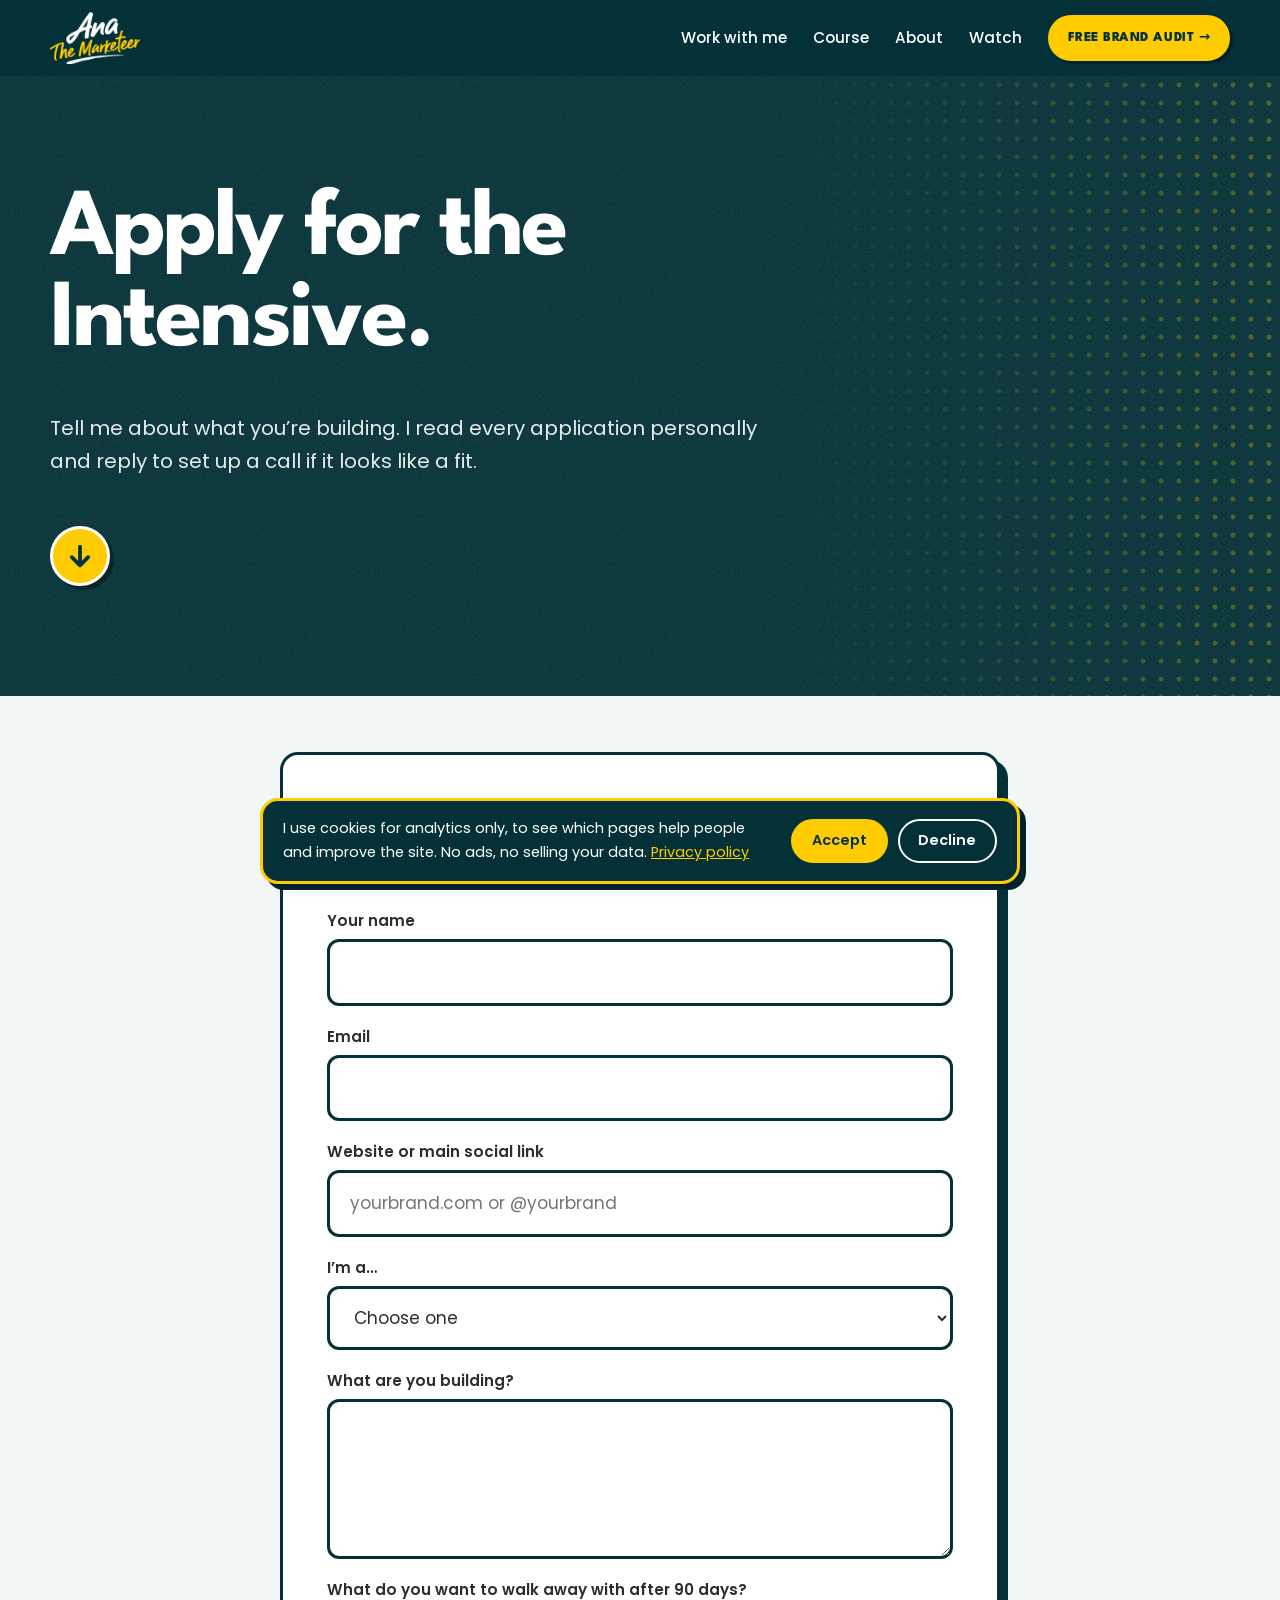
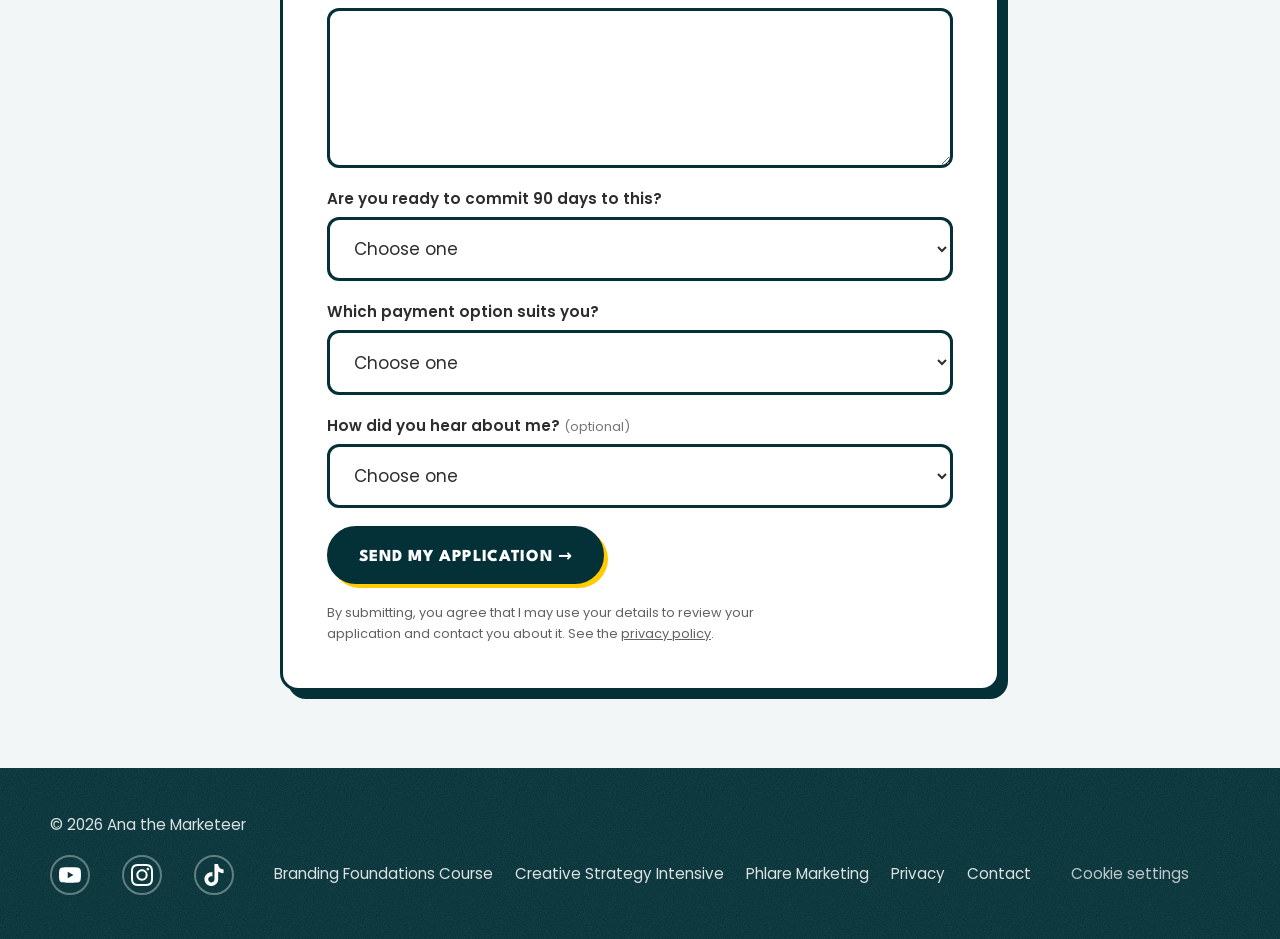
<file: apply.html>
<!doctype html>
<html lang="en">
<head>
  <meta charset="utf-8">
  <meta name="viewport" content="width=device-width, initial-scale=1">
  <title>Apply for the Creative Strategy Intensive | Ana the Marketeer</title>
  <meta name="description" content="Apply for the 90-day Creative Strategy Intensive with Ana the Marketeer.">
  <link rel="canonical" href="https://anathemarketeer.com/apply">
  <meta name="theme-color" content="#043137">
  <meta property="og:site_name" content="Ana the Marketeer">
  <meta property="og:locale" content="en_US">
  <meta property="og:type" content="website">
  <meta property="og:url" content="https://anathemarketeer.com/apply">
  <meta property="og:title" content="Apply for the Creative Strategy Intensive">
  <meta property="og:description" content="Apply for the 90-day Creative Strategy Intensive with Ana the Marketeer.">
  <meta property="og:image" content="https://anathemarketeer.com/og-share.jpg">
  <meta property="og:image:width" content="1200">
  <meta property="og:image:height" content="630">
  <meta property="og:image:alt" content="Ana the Marketeer laughing on a counter next to the headline: Your brand deserves a strategy, not more random marketing.">
  <meta name="twitter:card" content="summary_large_image">
  <meta name="twitter:title" content="Apply for the Creative Strategy Intensive">
  <meta name="twitter:description" content="Apply for the 90-day Creative Strategy Intensive with Ana the Marketeer.">
  <meta name="twitter:image" content="https://anathemarketeer.com/og-share.jpg">
  <link rel="icon" href="/favicon.ico" sizes="48x48">
  <link rel="icon" type="image/png" sizes="32x32" href="/favicon-32.png">
  <link rel="icon" type="image/png" sizes="192x192" href="/favicon-192.png">
  <link rel="apple-touch-icon" href="/apple-touch-icon.png">
  <link rel="preconnect" href="https://fonts.googleapis.com">
  <link rel="preconnect" href="https://fonts.gstatic.com" crossorigin>
  <link href="https://fonts.googleapis.com/css2?family=League+Spartan:wght@500;700;800&family=Oswald:wght@500;700&family=Poppins:wght@400;500;600&display=swap" rel="stylesheet">
  <link rel="stylesheet" href="styles.css?v=20261005x">
  <link rel="stylesheet" href="texture.css?v=20261005x">
</head>
<body>

<header class="site-header">
  <div class="wrap">
    <a class="logo" href="/"><img src="logo.png" alt="Ana the Marketeer logo" width="420" height="242"></a>
    <nav class="nav" aria-label="Main">
      <a href="/#help">Work with me</a>
      <a href="/branding-foundations-course">Course</a>
      <a href="/#about">About</a>
      <a href="/#videos">Watch</a>
      <a class="btn btn--small" href="/audit">Free brand audit &rarr;</a>
    </nav>
  </div>
</header>

<main>
  <section class="page-hero">
    <div class="wrap">
      <h1>Apply for the Intensive.</h1>
      <p>Tell me about what you&rsquo;re building. I read every application personally and reply to set up a call if it looks like a fit.</p>
      <a class="scroll-cue" href="#start" aria-label="Scroll down to the application form"><svg viewBox="0 0 24 24" width="28" height="28" aria-hidden="true"><path d="M12 4v15M5 13l7 7 7-7" fill="none" stroke="currentColor" stroke-width="3.2" stroke-linecap="round" stroke-linejoin="round"/></svg></a>
    </div>
  </section>

  <section class="audit" id="start">
    <div class="wrap">
      <div class="audit-card">
        <p class="audit-note">The Creative Strategy Intensive is 90 days, 6 strategy sessions and between-session action items, for $2,000 USD. Not ready to commit yet? <a href="/audit">Start with a free brand audit</a> instead.</p>
        <form class="contact-form audit-form" id="apply-form" action="https://formspree.io/f/xaenzzyp" method="post">
          <input type="hidden" name="_subject" value="New Creative Strategy Intensive application">
          <div class="field"><label for="p-name">Your name</label><input id="p-name" name="name" type="text" required autocomplete="name"></div>
          <div class="field"><label for="p-email">Email</label><input id="p-email" name="email" type="email" required autocomplete="email"></div>
          <div class="field"><label for="p-link">Website or main social link</label><input id="p-link" name="link" type="text" required placeholder="yourbrand.com or @yourbrand"></div>
          <div class="field"><label for="p-role">I&rsquo;m a&hellip;</label>
            <select id="p-role" name="role" required><option value="">Choose one</option><option>Musician</option><option>Artist or visual creative</option><option>Creator</option><option>Founder or entrepreneur</option><option>Creative small business</option><option>Other</option></select></div>
          <div class="field"><label for="p-building">What are you building?</label><textarea id="p-building" name="building" required></textarea></div>
          <div class="field"><label for="p-goal">What do you want to walk away with after 90 days?</label><textarea id="p-goal" name="goal" required></textarea></div>
          <div class="field"><label for="p-commit">Are you ready to commit 90 days to this?</label>
            <select id="p-commit" name="commitment" required><option value="">Choose one</option><option>Yes. I&rsquo;m ready to commit to 6 sessions and the work in between</option><option>Almost. I have a few questions first</option><option>Not sure yet</option></select></div>
          <div class="field"><label for="p-pay">Which payment option suits you?</label>
            <select id="p-pay" name="payment_preference" required><option value="">Choose one</option><option>Pay in full: $2,000</option><option>3 monthly payments: 3 &times; $700</option><option>Not sure yet</option></select></div>
          <div class="field"><label for="p-source">How did you hear about me? <span class="opt">(optional)</span></label>
            <select id="p-source" name="heard_about_me"><option value="">Choose one</option><option>YouTube</option><option>Instagram</option><option>TikTok</option><option>A friend or referral</option><option>Branding Foundations course</option><option>Google search</option><option>Phlare Marketing</option><option>Other</option></select></div>
          <input class="hp" type="text" name="_gotcha" tabindex="-1" autocomplete="off" aria-hidden="true">
          <div><button class="btn btn--dark" type="submit">Send my application &rarr;</button></div>
          <p class="form-legal">By submitting, you agree that I may use your details to review your application and contact you about it. See the <a href="/privacy">privacy policy</a>.</p>
          <p class="form-error" id="apply-error" role="alert" hidden>Something went wrong. Please try again, or email me directly.</p>
        </form>
        <div class="form-success" id="apply-success" role="status" tabindex="-1" hidden>
          <h2>Application received. Thank you!</h2>
          <p>I read every application personally and will reply by email about next steps. If you&rsquo;d like to talk sooner, you can also <a href="https://calendly.com/hello-phlare/15-minute-discovery-call-clone" target="_blank" rel="noopener noreferrer">book a free discovery call</a>.</p>
        </div>
      </div>
    </div>
  </section>
</main>

<footer class="site-footer">
  <div class="wrap">
    <div>&copy; <span id="year">2026</span> Ana the Marketeer</div>
    <div>
      <div class="social">
        <a href="https://www.youtube.com/@AnaTheMarketeer" target="_blank" rel="noopener noreferrer" aria-label="Ana the Marketeer on YouTube"><svg viewBox="0 0 24 24" width="22" height="22" aria-hidden="true" focusable="false"><path fill="currentColor" d="M23.498 6.186a3.016 3.016 0 0 0-2.122-2.136C19.505 3.545 12 3.545 12 3.545s-7.505 0-9.377.505A3.017 3.017 0 0 0 .502 6.186C0 8.07 0 12 0 12s0 3.93.502 5.814a3.016 3.016 0 0 0 2.122 2.136c1.871.505 9.376.505 9.376.505s7.505 0 9.377-.505a3.015 3.015 0 0 0 2.122-2.136C24 15.93 24 12 24 12s0-3.93-.502-5.814zM9.545 15.568V8.432L15.818 12l-6.273 3.568z"/></svg></a>
        <a href="https://www.instagram.com/anathemarketeer" target="_blank" rel="noopener noreferrer" aria-label="Ana the Marketeer on Instagram"><svg viewBox="0 0 24 24" width="22" height="22" aria-hidden="true" focusable="false"><path fill="currentColor" d="M7.0301.084c-1.2768.0602-2.1487.264-2.911.5634-.7888.3075-1.4575.72-2.1228 1.3877-.6652.6677-1.075 1.3368-1.3802 2.127-.2954.7638-.4956 1.6365-.552 2.914-.0564 1.2775-.0689 1.6882-.0626 4.947.0062 3.2586.0206 3.6671.0825 4.9473.061 1.2765.264 2.1482.5635 2.9107.308.7889.72 1.4573 1.388 2.1228.6679.6655 1.3365 1.0743 2.1285 1.38.7632.295 1.6361.4961 2.9134.552 1.2773.056 1.6884.069 4.9462.0627 3.2578-.0062 3.668-.0207 4.9478-.0814 1.28-.0607 2.147-.2652 2.9098-.5633.7889-.3086 1.4578-.72 2.1228-1.3881.665-.6682 1.0745-1.3378 1.3795-2.1284.2957-.7632.4966-1.636.552-2.9124.056-1.2809.0692-1.6898.063-4.948-.0063-3.2583-.021-3.6668-.0817-4.9465-.0607-1.2797-.264-2.1487-.5633-2.9117-.3084-.7889-.72-1.4568-1.3876-2.1228C21.2982 1.33 20.628.9208 19.8378.6165 19.074.321 18.2017.1197 16.9244.0645 15.6471.0093 15.236-.005 11.977.0014 8.718.0076 8.31.0215 7.0301.0839m.1402 21.6932c-1.17-.0509-1.8053-.2453-2.2287-.408-.5606-.216-.96-.4771-1.3819-.895-.422-.4178-.6811-.8186-.9-1.378-.1644-.4234-.3624-1.058-.4171-2.228-.0595-1.2645-.072-1.6442-.079-4.848-.007-3.2037.0053-3.583.0607-4.848.05-1.169.2456-1.805.408-2.2282.216-.5613.4762-.96.895-1.3816.4188-.4217.8184-.6814 1.3783-.9003.423-.1651 1.0575-.3614 2.227-.4171 1.2655-.06 1.6447-.072 4.848-.079 3.2033-.007 3.5835.005 4.8495.0608 1.169.0508 1.8053.2445 2.228.408.5608.216.96.4754 1.3816.895.4217.4194.6816.8176.9005 1.3787.1653.4217.3617 1.056.4169 2.2263.0602 1.2655.0739 1.645.0796 4.848.0058 3.203-.0055 3.5834-.061 4.848-.051 1.17-.245 1.8055-.408 2.2294-.216.5604-.4763.96-.8954 1.3814-.419.4215-.8181.6811-1.3783.9-.4224.1649-1.0577.3617-2.2262.4174-1.2656.0595-1.6448.072-4.8493.079-3.2045.007-3.5825-.006-4.848-.0608M16.953 5.5864A1.44 1.44 0 1 0 18.39 4.144a1.44 1.44 0 0 0-1.437 1.4424M5.8385 12.012c.0067 3.4032 2.7706 6.1557 6.173 6.1493 3.4026-.0065 6.157-2.7701 6.1506-6.1733-.0065-3.4032-2.771-6.1565-6.174-6.1498-3.403.0067-6.156 2.771-6.1496 6.1738M8 12.0077a4 4 0 1 1 4.008 3.9921A3.9996 3.9996 0 0 1 8 12.0077"/></svg></a>
        <a href="https://www.tiktok.com/@anathemarketeer" target="_blank" rel="noopener noreferrer" aria-label="Ana the Marketeer on TikTok"><svg viewBox="0 0 24 24" width="22" height="22" aria-hidden="true" focusable="false"><path fill="currentColor" d="M12.525.02c1.31-.02 2.61-.01 3.91-.02.08 1.53.63 3.09 1.75 4.17 1.12 1.11 2.7 1.62 4.24 1.79v4.03c-1.44-.05-2.89-.35-4.2-.97-.57-.26-1.1-.59-1.62-.93-.01 2.92.01 5.84-.02 8.75-.08 1.4-.54 2.79-1.35 3.94-1.31 1.92-3.58 3.17-5.91 3.21-1.43.08-2.86-.31-4.08-1.03-2.02-1.19-3.44-3.37-3.65-5.71-.02-.5-.03-1-.01-1.49.18-1.9 1.12-3.72 2.58-4.96 1.66-1.44 3.98-2.13 6.15-1.72.02 1.48-.04 2.96-.04 4.44-.99-.32-2.15-.23-3.02.37-.63.41-1.11 1.04-1.36 1.75-.21.51-.15 1.07-.14 1.61.24 1.64 1.82 3.02 3.5 2.87 1.12-.01 2.19-.66 2.77-1.61.19-.33.4-.67.41-1.06.1-1.79.06-3.57.07-5.36.01-4.03-.01-8.05.02-12.07z"/></svg></a>
      </div>
      <a href="/branding-foundations-course">Branding Foundations Course</a>
      <a href="/creative-strategy">Creative Strategy Intensive</a>
      <a href="https://phlare.ca" target="_blank" rel="noopener noreferrer">Phlare Marketing</a>
      <a href="/privacy">Privacy</a>
      <a href="/contact">Contact</a>
    </div>
  </div>
</footer>

<script src="form.js?v=20261005x"></script>
<script>document.getElementById("year").textContent = new Date().getFullYear();</script>
<script src="/analytics.js?v=20261005x"></script>
</body>
</html>
</file>
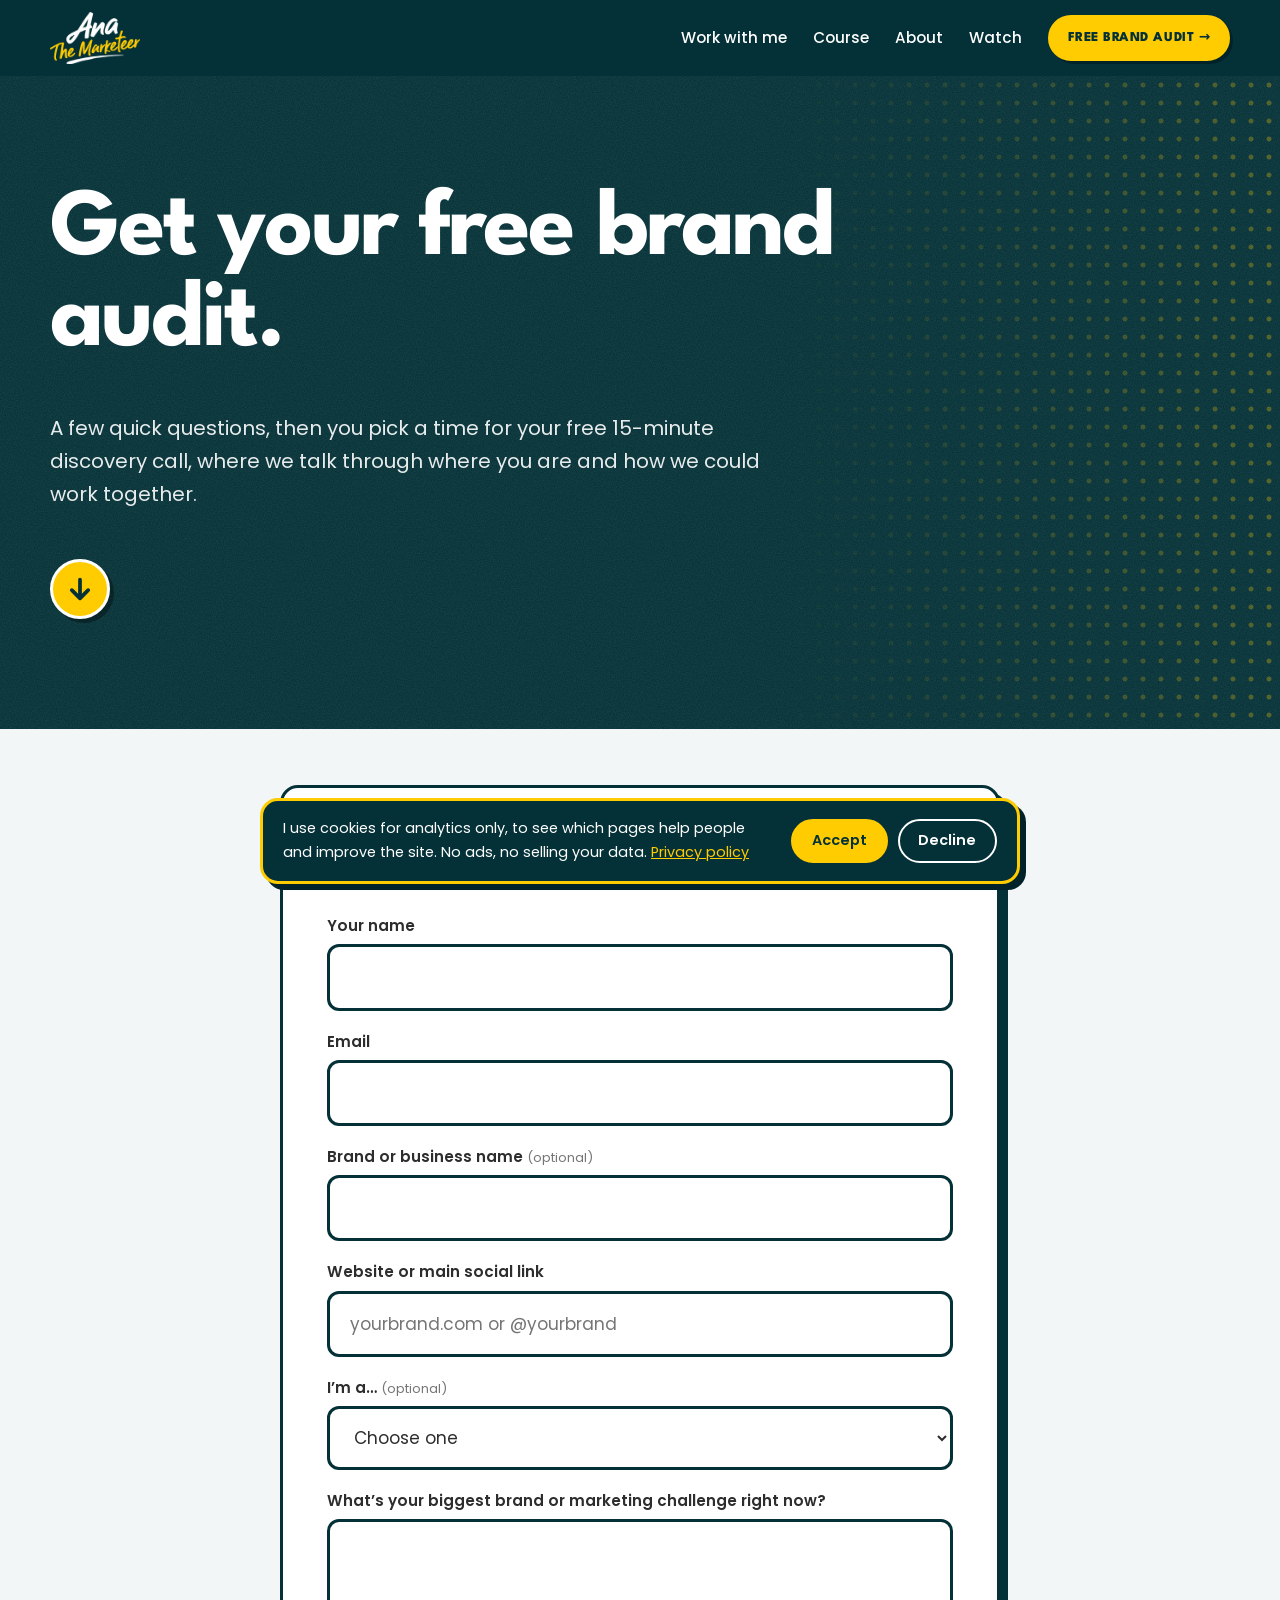
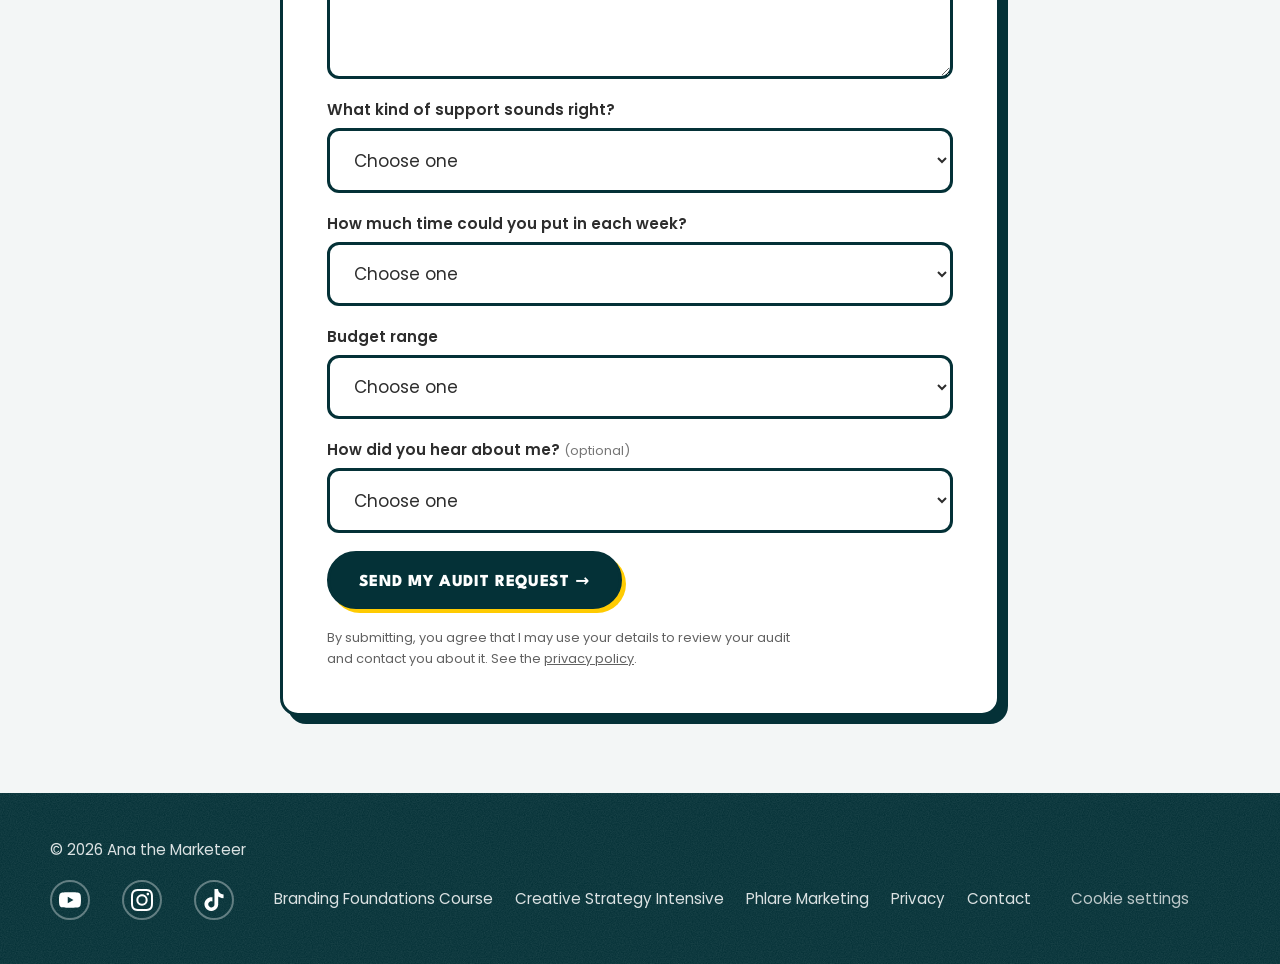
<file: audit.html>
<!doctype html>
<html lang="en">
<head>
  <meta charset="utf-8">
  <meta name="viewport" content="width=device-width, initial-scale=1">
  <title>Free Brand Audit | Ana the Marketeer</title>
  <meta name="description" content="Get a free brand audit from brand strategist Ana the Marketeer. Answer a few quick questions and book a free 15-minute discovery call.">
  <link rel="canonical" href="https://anathemarketeer.com/audit">
  <meta name="theme-color" content="#043137">
  <meta property="og:site_name" content="Ana the Marketeer">
  <meta property="og:locale" content="en_US">
  <meta property="og:type" content="website">
  <meta property="og:url" content="https://anathemarketeer.com/audit">
  <meta property="og:title" content="Get your free brand audit | Ana the Marketeer">
  <meta property="og:description" content="Get a free brand audit from brand strategist Ana the Marketeer. Answer a few quick questions and book a free 15-minute discovery call.">
  <meta property="og:image" content="https://anathemarketeer.com/og-share.jpg">
  <meta property="og:image:width" content="1200">
  <meta property="og:image:height" content="630">
  <meta property="og:image:alt" content="Ana the Marketeer laughing on a counter next to the headline: Your brand deserves a strategy, not more random marketing.">
  <meta name="twitter:card" content="summary_large_image">
  <meta name="twitter:title" content="Get your free brand audit | Ana the Marketeer">
  <meta name="twitter:description" content="Get a free brand audit from brand strategist Ana the Marketeer. Answer a few quick questions and book a free 15-minute discovery call.">
  <meta name="twitter:image" content="https://anathemarketeer.com/og-share.jpg">
  <link rel="icon" href="/favicon.ico" sizes="48x48">
  <link rel="icon" type="image/png" sizes="32x32" href="/favicon-32.png">
  <link rel="icon" type="image/png" sizes="192x192" href="/favicon-192.png">
  <link rel="apple-touch-icon" href="/apple-touch-icon.png">
  <link rel="preconnect" href="https://fonts.googleapis.com">
  <link rel="preconnect" href="https://fonts.gstatic.com" crossorigin>
  <link href="https://fonts.googleapis.com/css2?family=League+Spartan:wght@500;700;800&family=Oswald:wght@500;700&family=Poppins:wght@400;500;600&display=swap" rel="stylesheet">
  <link rel="stylesheet" href="styles.css?v=20261005x">
  <link rel="stylesheet" href="texture.css?v=20261005x">
</head>
<body>

<header class="site-header">
  <div class="wrap">
    <a class="logo" href="/"><img src="logo.png" alt="Ana the Marketeer logo" width="420" height="242"></a>
    <nav class="nav" aria-label="Main">
      <a href="/#help">Work with me</a>
      <a href="/branding-foundations-course">Course</a>
      <a href="/#about">About</a>
      <a href="/#videos">Watch</a>
      <a class="btn btn--small" href="/audit">Free brand audit &rarr;</a>
    </nav>
  </div>
</header>

<main>
  <section class="page-hero">
    <div class="wrap">
      <h1>Get your free brand audit.</h1>
      <p>A few quick questions, then you pick a time for your free 15-minute discovery call, where we talk through where you are and how we could work together.</p>
      <a class="scroll-cue" href="#start" aria-label="Scroll down to the audit form"><svg viewBox="0 0 24 24" width="28" height="28" aria-hidden="true"><path d="M12 4v15M5 13l7 7 7-7" fill="none" stroke="currentColor" stroke-width="3.2" stroke-linecap="round" stroke-linejoin="round"/></svg></a>
    </div>
  </section>

  <section class="audit" id="start">
    <div class="wrap">
      <div class="audit-card">
        <p class="audit-note">I personally review every audit request before we talk. After you submit, you&rsquo;ll pick a time for your free 15-minute discovery call.</p>

        <form class="contact-form audit-form" id="audit-form" action="https://formspree.io/f/xaenzzyp" method="post">
          <input type="hidden" name="_subject" value="New free brand audit request">
          <div class="field">
            <label for="a-name">Your name</label>
            <input id="a-name" name="name" type="text" required autocomplete="name">
          </div>
          <div class="field">
            <label for="a-email">Email</label>
            <input id="a-email" name="email" type="email" required autocomplete="email">
          </div>
          <div class="field">
            <label for="a-brand">Brand or business name <span class="opt">(optional)</span></label>
            <input id="a-brand" name="brand" type="text" autocomplete="organization">
          </div>
          <div class="field">
            <label for="a-link">Website or main social link</label>
            <input id="a-link" name="link" type="text" required placeholder="yourbrand.com or @yourbrand">
          </div>
          <div class="field">
            <label for="a-role">I&rsquo;m a&hellip; <span class="opt">(optional)</span></label>
            <select id="a-role" name="role">
              <option value="">Choose one</option>
              <option>Artist or visual creative</option>
              <option>Musician or performer</option>
              <option>Personal brand or creator</option>
              <option>Small business or startup</option>
              <option>Nonprofit</option>
              <option>Other</option>
            </select>
          </div>
          <div class="field">
            <label for="a-challenge">What&rsquo;s your biggest brand or marketing challenge right now?</label>
            <textarea id="a-challenge" name="challenge" required></textarea>
          </div>
          <div class="field">
            <label for="a-support">What kind of support sounds right?</label>
            <select id="a-support" name="support_style" required>
              <option value="">Choose one</option>
              <option>Clear answers I can apply myself</option>
              <option>A partner who preps, checks in and keeps me on track</option>
              <option>Not sure yet</option>
            </select>
          </div>
          <div class="field">
            <label for="a-time">How much time could you put in each week?</label>
            <select id="a-time" name="weekly_time" required>
              <option value="">Choose one</option>
              <option>Under 1 hour</option>
              <option>1&ndash;3 hours</option>
              <option>3+ hours</option>
            </select>
          </div>
          <div class="field">
            <label for="a-budget">Budget range</label>
            <select id="a-budget" name="budget" required>
              <option value="">Choose one</option>
              <option>Under $500</option>
              <option>$500&ndash;$1,500</option>
              <option>$1,500&ndash;$5,000</option>
              <option>$5,000+</option>
              <option>Not sure yet</option>
            </select>
          </div>
          <div class="field">
            <label for="a-source">How did you hear about me? <span class="opt">(optional)</span></label>
            <select id="a-source" name="heard_about_me">
              <option value="">Choose one</option>
              <option>YouTube</option>
              <option>Instagram</option>
              <option>TikTok</option>
              <option>A friend or referral</option>
              <option>Branding Foundations course</option>
              <option>Google search</option>
              <option>Phlare Marketing</option>
              <option>Other</option>
            </select>
          </div>
          <input class="hp" type="text" name="_gotcha" tabindex="-1" autocomplete="off" aria-hidden="true">
          <div><button class="btn btn--dark" type="submit">Send my audit request &rarr;</button></div>
          <p class="form-legal">By submitting, you agree that I may use your details to review your audit and contact you about it. See the <a href="/privacy">privacy policy</a>.</p>
          <p class="form-error" id="audit-error" role="alert" hidden>Something went wrong. Please try again, or email me directly.</p>
        </form>

        <div class="form-success" id="audit-success" role="status" tabindex="-1" hidden>
          <h2>Got it. Now pick a time.</h2>
          <p>Thank you! Choose a slot for your free 15-minute discovery call below. I currently take discovery calls on Wednesdays.</p>
          <div class="calendly" id="calendly-wrap">
            <iframe id="calendly-frame" title="Book your free 15-minute discovery call" data-src="https://calendly.com/hello-phlare/15-minute-discovery-call-clone" loading="lazy"></iframe>
          </div>
          <p class="audit-fallback">Calendar not loading? <a href="https://calendly.com/hello-phlare/15-minute-discovery-call-clone" target="_blank" rel="noopener noreferrer">Open it in a new tab</a>.</p>
        </div>
      </div>
    </div>
  </section>
</main>

<footer class="site-footer">
  <div class="wrap">
    <div>&copy; <span id="year">2026</span> Ana the Marketeer</div>
    <div>
      <div class="social">
        <a href="https://www.youtube.com/@AnaTheMarketeer" target="_blank" rel="noopener noreferrer" aria-label="Ana the Marketeer on YouTube"><svg viewBox="0 0 24 24" width="22" height="22" aria-hidden="true" focusable="false"><path fill="currentColor" d="M23.498 6.186a3.016 3.016 0 0 0-2.122-2.136C19.505 3.545 12 3.545 12 3.545s-7.505 0-9.377.505A3.017 3.017 0 0 0 .502 6.186C0 8.07 0 12 0 12s0 3.93.502 5.814a3.016 3.016 0 0 0 2.122 2.136c1.871.505 9.376.505 9.376.505s7.505 0 9.377-.505a3.015 3.015 0 0 0 2.122-2.136C24 15.93 24 12 24 12s0-3.93-.502-5.814zM9.545 15.568V8.432L15.818 12l-6.273 3.568z"/></svg></a>
        <a href="https://www.instagram.com/anathemarketeer" target="_blank" rel="noopener noreferrer" aria-label="Ana the Marketeer on Instagram"><svg viewBox="0 0 24 24" width="22" height="22" aria-hidden="true" focusable="false"><path fill="currentColor" d="M7.0301.084c-1.2768.0602-2.1487.264-2.911.5634-.7888.3075-1.4575.72-2.1228 1.3877-.6652.6677-1.075 1.3368-1.3802 2.127-.2954.7638-.4956 1.6365-.552 2.914-.0564 1.2775-.0689 1.6882-.0626 4.947.0062 3.2586.0206 3.6671.0825 4.9473.061 1.2765.264 2.1482.5635 2.9107.308.7889.72 1.4573 1.388 2.1228.6679.6655 1.3365 1.0743 2.1285 1.38.7632.295 1.6361.4961 2.9134.552 1.2773.056 1.6884.069 4.9462.0627 3.2578-.0062 3.668-.0207 4.9478-.0814 1.28-.0607 2.147-.2652 2.9098-.5633.7889-.3086 1.4578-.72 2.1228-1.3881.665-.6682 1.0745-1.3378 1.3795-2.1284.2957-.7632.4966-1.636.552-2.9124.056-1.2809.0692-1.6898.063-4.948-.0063-3.2583-.021-3.6668-.0817-4.9465-.0607-1.2797-.264-2.1487-.5633-2.9117-.3084-.7889-.72-1.4568-1.3876-2.1228C21.2982 1.33 20.628.9208 19.8378.6165 19.074.321 18.2017.1197 16.9244.0645 15.6471.0093 15.236-.005 11.977.0014 8.718.0076 8.31.0215 7.0301.0839m.1402 21.6932c-1.17-.0509-1.8053-.2453-2.2287-.408-.5606-.216-.96-.4771-1.3819-.895-.422-.4178-.6811-.8186-.9-1.378-.1644-.4234-.3624-1.058-.4171-2.228-.0595-1.2645-.072-1.6442-.079-4.848-.007-3.2037.0053-3.583.0607-4.848.05-1.169.2456-1.805.408-2.2282.216-.5613.4762-.96.895-1.3816.4188-.4217.8184-.6814 1.3783-.9003.423-.1651 1.0575-.3614 2.227-.4171 1.2655-.06 1.6447-.072 4.848-.079 3.2033-.007 3.5835.005 4.8495.0608 1.169.0508 1.8053.2445 2.228.408.5608.216.96.4754 1.3816.895.4217.4194.6816.8176.9005 1.3787.1653.4217.3617 1.056.4169 2.2263.0602 1.2655.0739 1.645.0796 4.848.0058 3.203-.0055 3.5834-.061 4.848-.051 1.17-.245 1.8055-.408 2.2294-.216.5604-.4763.96-.8954 1.3814-.419.4215-.8181.6811-1.3783.9-.4224.1649-1.0577.3617-2.2262.4174-1.2656.0595-1.6448.072-4.8493.079-3.2045.007-3.5825-.006-4.848-.0608M16.953 5.5864A1.44 1.44 0 1 0 18.39 4.144a1.44 1.44 0 0 0-1.437 1.4424M5.8385 12.012c.0067 3.4032 2.7706 6.1557 6.173 6.1493 3.4026-.0065 6.157-2.7701 6.1506-6.1733-.0065-3.4032-2.771-6.1565-6.174-6.1498-3.403.0067-6.156 2.771-6.1496 6.1738M8 12.0077a4 4 0 1 1 4.008 3.9921A3.9996 3.9996 0 0 1 8 12.0077"/></svg></a>
        <a href="https://www.tiktok.com/@anathemarketeer" target="_blank" rel="noopener noreferrer" aria-label="Ana the Marketeer on TikTok"><svg viewBox="0 0 24 24" width="22" height="22" aria-hidden="true" focusable="false"><path fill="currentColor" d="M12.525.02c1.31-.02 2.61-.01 3.91-.02.08 1.53.63 3.09 1.75 4.17 1.12 1.11 2.7 1.62 4.24 1.79v4.03c-1.44-.05-2.89-.35-4.2-.97-.57-.26-1.1-.59-1.62-.93-.01 2.92.01 5.84-.02 8.75-.08 1.4-.54 2.79-1.35 3.94-1.31 1.92-3.58 3.17-5.91 3.21-1.43.08-2.86-.31-4.08-1.03-2.02-1.19-3.44-3.37-3.65-5.71-.02-.5-.03-1-.01-1.49.18-1.9 1.12-3.72 2.58-4.96 1.66-1.44 3.98-2.13 6.15-1.72.02 1.48-.04 2.96-.04 4.44-.99-.32-2.15-.23-3.02.37-.63.41-1.11 1.04-1.36 1.75-.21.51-.15 1.07-.14 1.61.24 1.64 1.82 3.02 3.5 2.87 1.12-.01 2.19-.66 2.77-1.61.19-.33.4-.67.41-1.06.1-1.79.06-3.57.07-5.36.01-4.03-.01-8.05.02-12.07z"/></svg></a>
      </div>
      <a href="/branding-foundations-course">Branding Foundations Course</a>
      <a href="/creative-strategy">Creative Strategy Intensive</a>
      <a href="https://phlare.ca" target="_blank" rel="noopener noreferrer">Phlare Marketing</a>
      <a href="/privacy">Privacy</a>
      <a href="/contact">Contact</a>
    </div>
  </div>
</footer>

<script src="form.js?v=20261005x"></script>
<script>document.getElementById("year").textContent = new Date().getFullYear();</script>
<script src="/analytics.js?v=20261005x"></script>
</body>
</html>
</file>
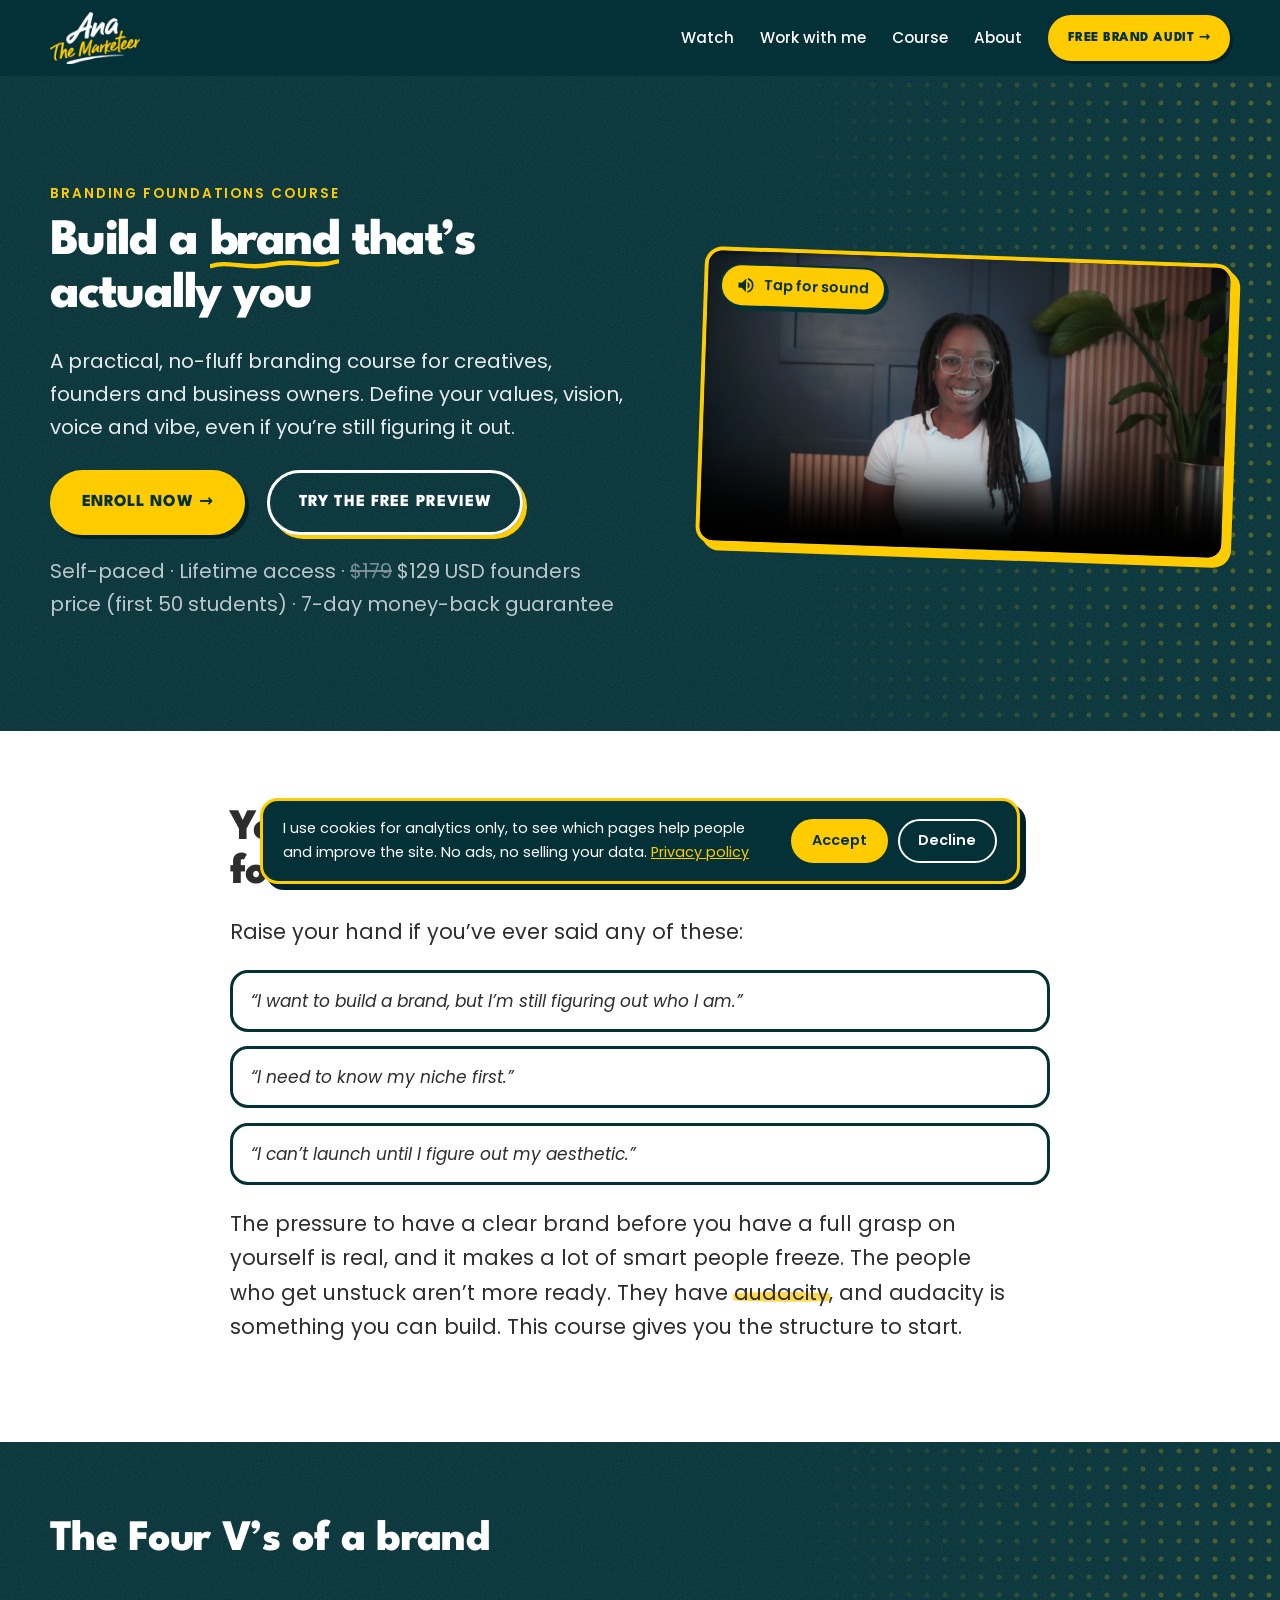
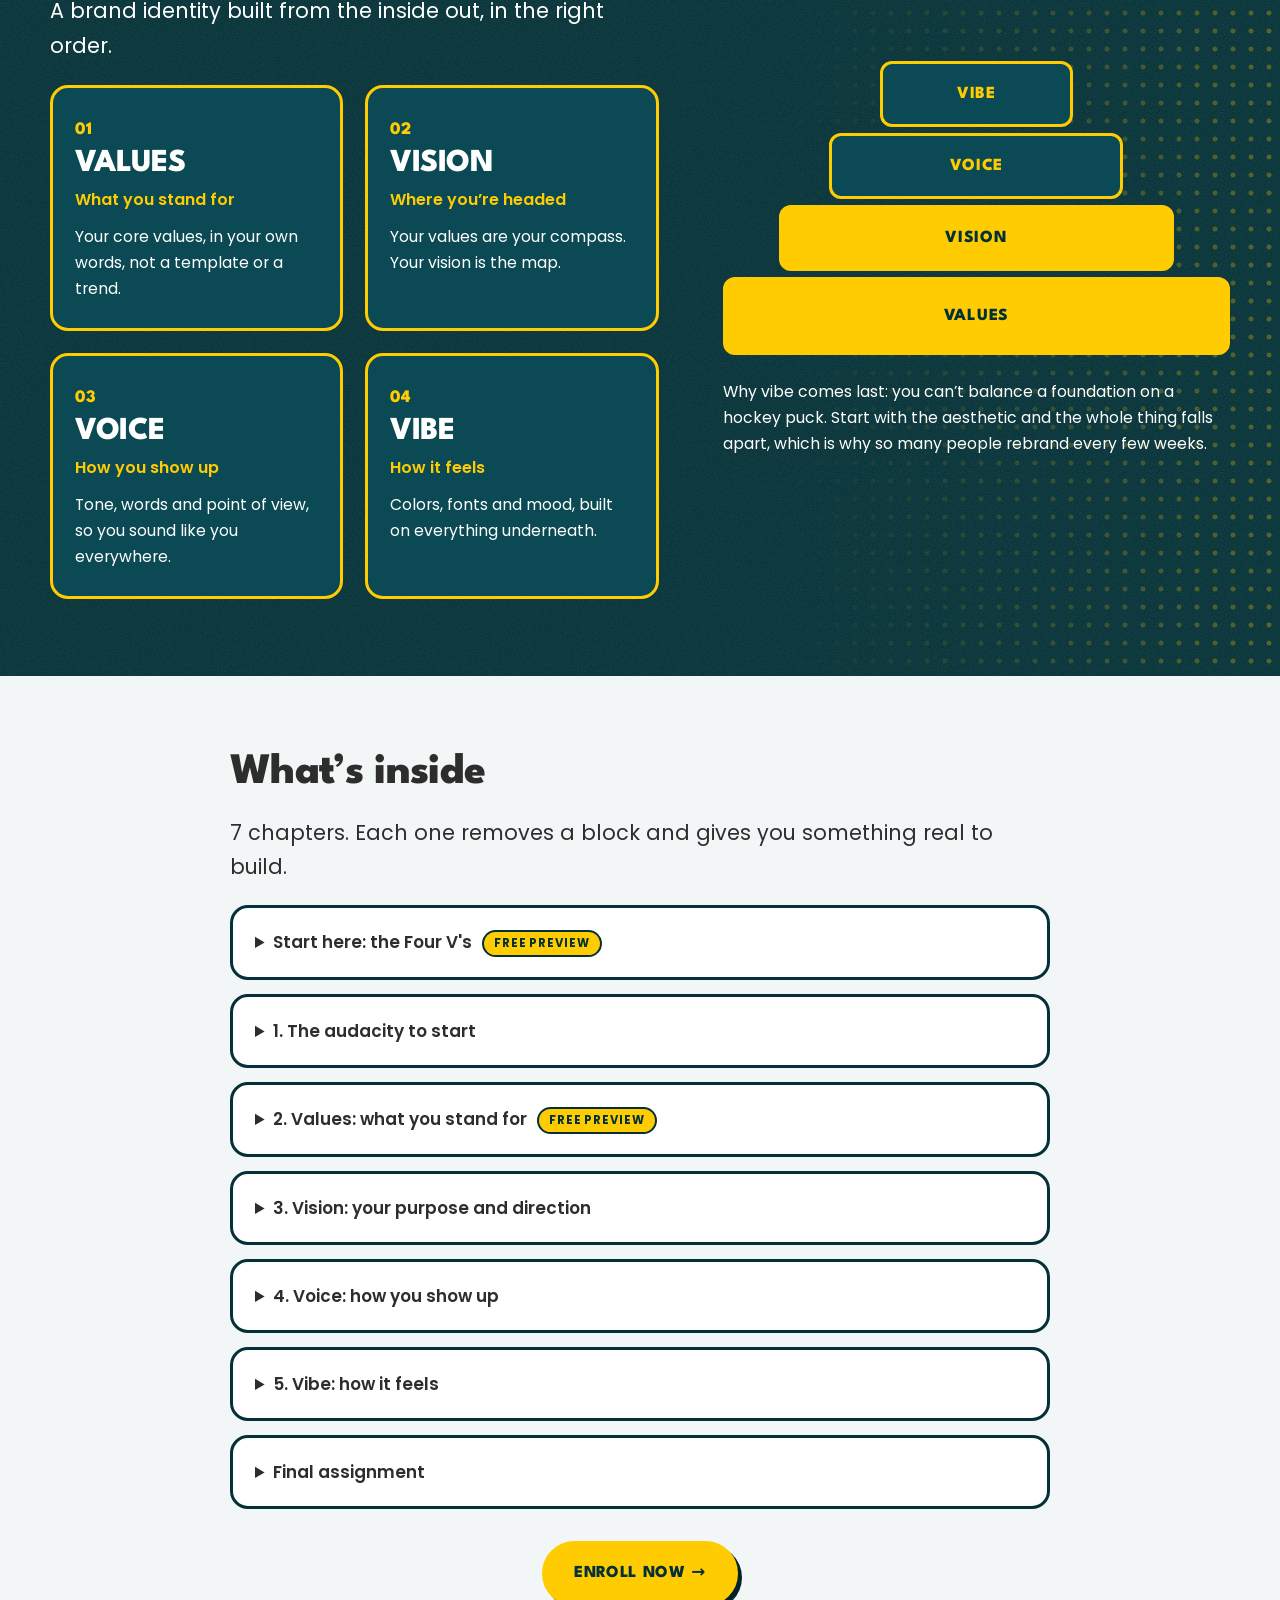
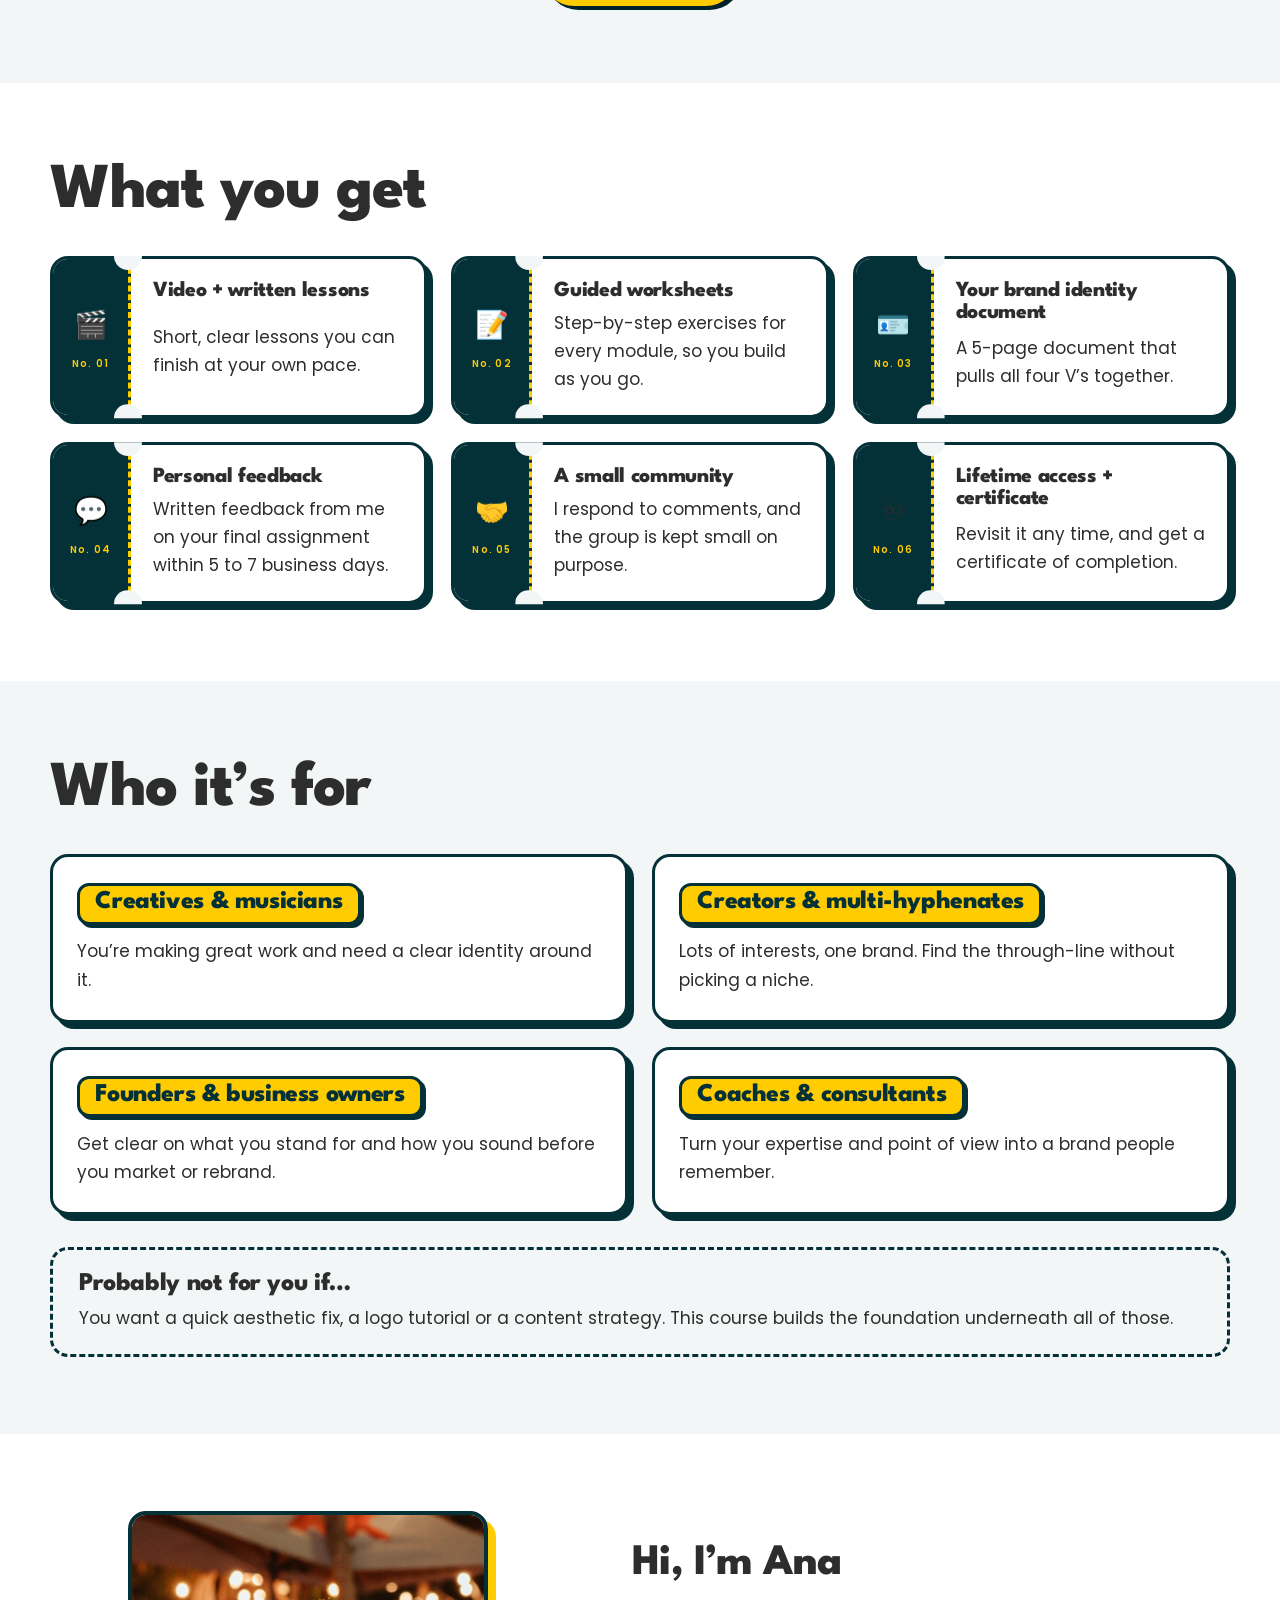
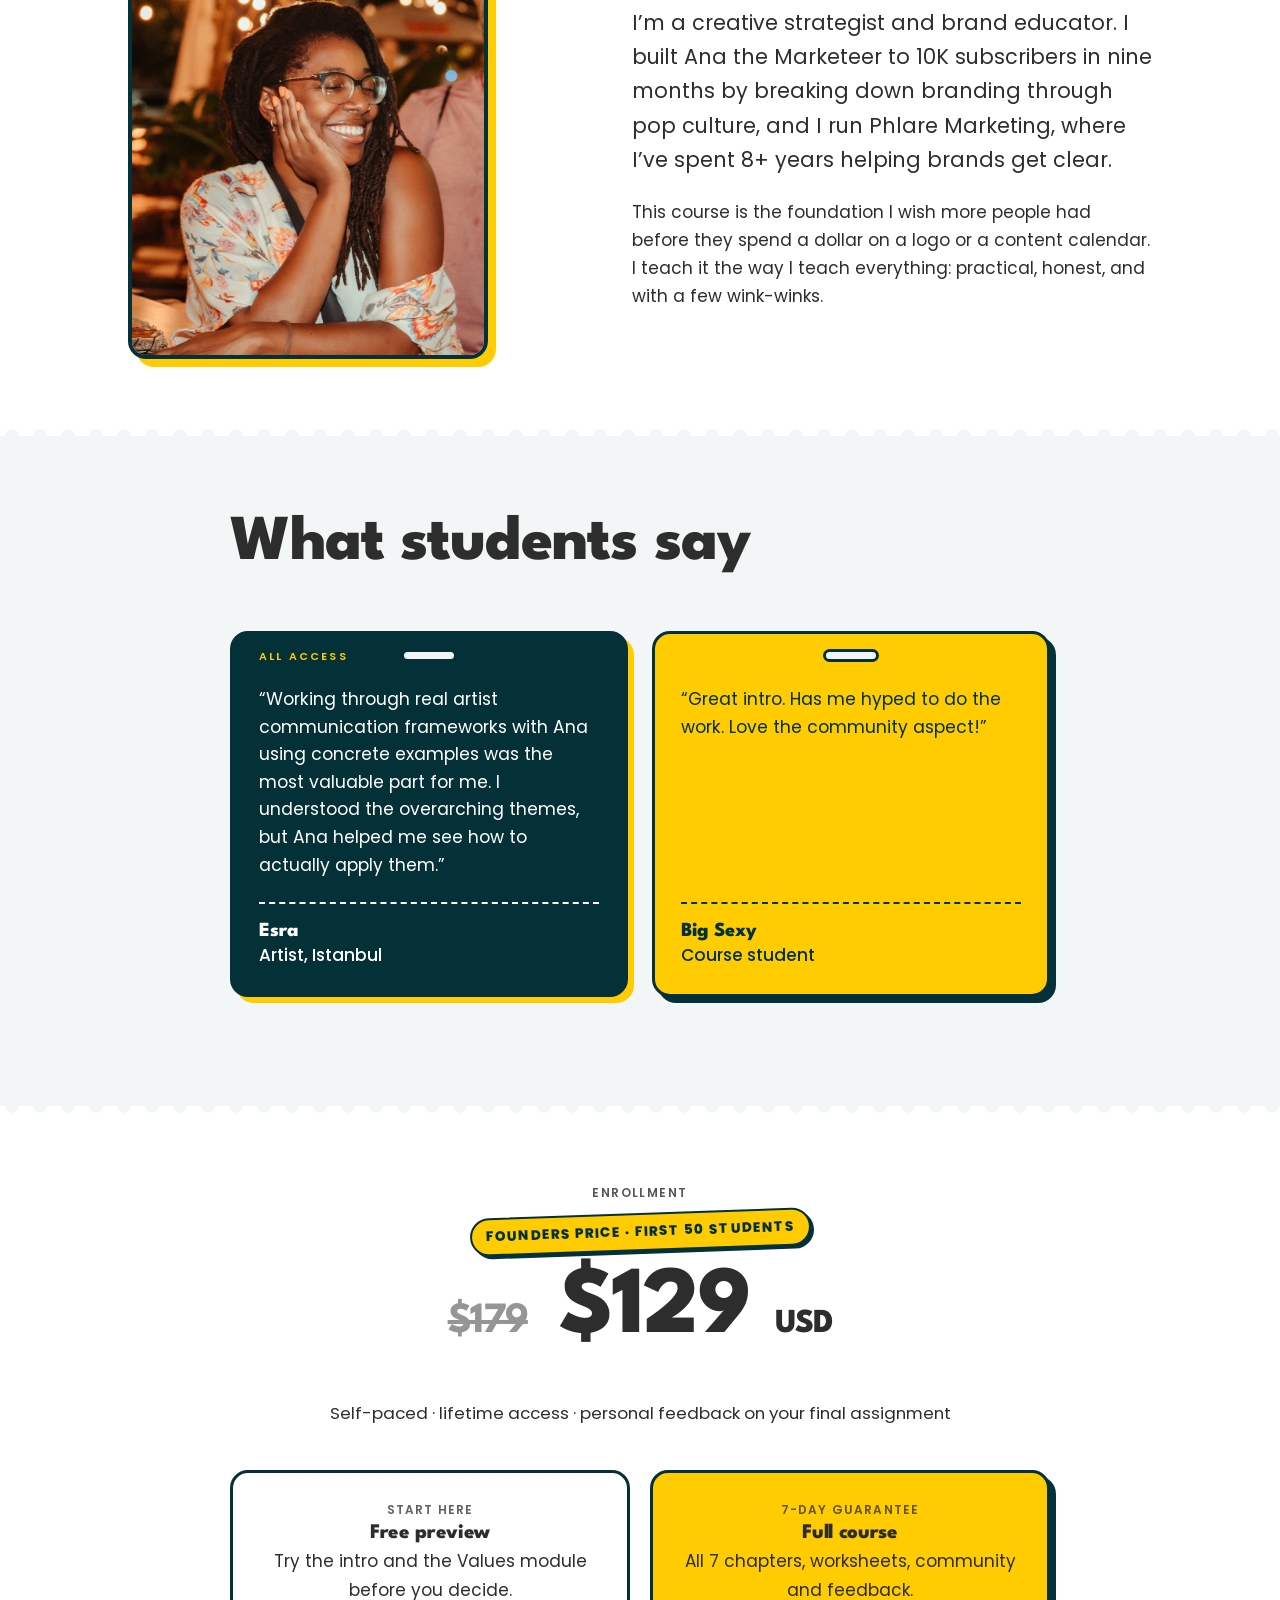
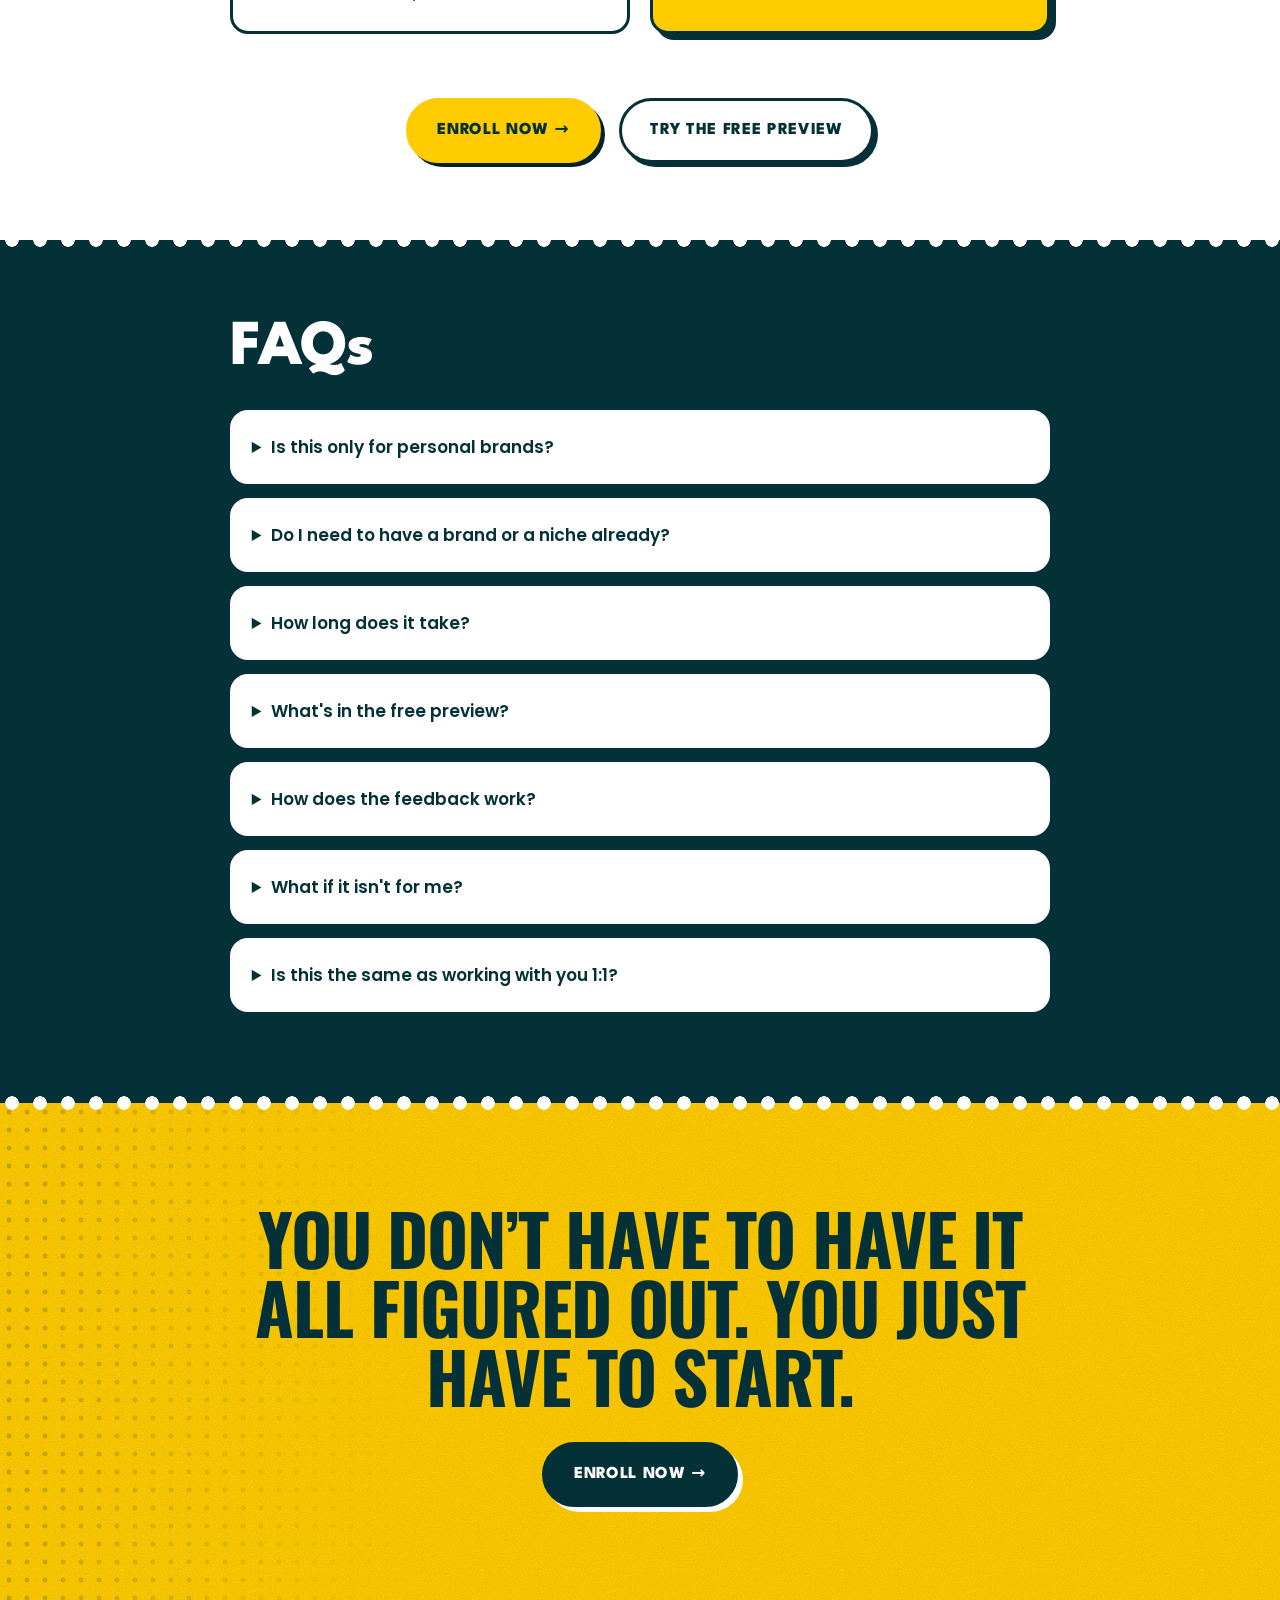
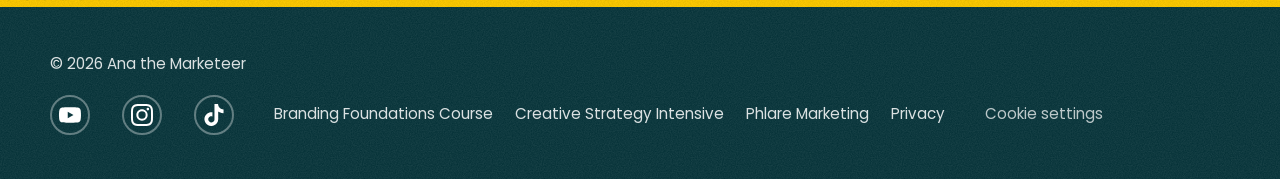
<file: branding-foundations-course.html>
<!doctype html>
<html lang="en">
<head>
  <meta charset="utf-8">
  <meta name="viewport" content="width=device-width, initial-scale=1">
  <title>Branding Foundations Course | Build a Brand From the Inside Out</title>
  <meta name="description" content="A self-paced online branding course for creatives, founders and business owners. Define your values, vision, voice and vibe, with personal feedback from Ana the Marketeer.">
  <link rel="canonical" href="https://anathemarketeer.com/branding-foundations-course">
  <meta name="theme-color" content="#043137">
  <meta property="og:site_name" content="Ana the Marketeer">
  <meta property="og:locale" content="en_US">
  <meta property="og:type" content="website">
  <meta property="og:url" content="https://anathemarketeer.com/branding-foundations-course">
  <meta property="og:title" content="Branding Foundations Course | Build a Brand From the Inside Out">
  <meta property="og:description" content="A self-paced online branding course for creatives, founders and business owners. Define your values, vision, voice and vibe, with personal feedback from Ana the Marketeer.">
  <meta property="og:image" content="https://anathemarketeer.com/og-share.jpg">
  <meta property="og:image:width" content="1200">
  <meta property="og:image:height" content="630">
  <meta property="og:image:alt" content="Ana the Marketeer laughing on a counter next to the headline: Your brand deserves a strategy, not more random marketing.">
  <meta name="twitter:card" content="summary_large_image">
  <meta name="twitter:title" content="Branding Foundations Course | Build a Brand From the Inside Out">
  <meta name="twitter:description" content="A self-paced online branding course for creatives, founders and business owners. Define your values, vision, voice and vibe, with personal feedback from Ana the Marketeer.">
  <meta name="twitter:image" content="https://anathemarketeer.com/og-share.jpg">
  <link rel="icon" href="/favicon.ico" sizes="48x48">
  <link rel="icon" type="image/png" sizes="32x32" href="/favicon-32.png">
  <link rel="icon" type="image/png" sizes="192x192" href="/favicon-192.png">
  <link rel="apple-touch-icon" href="/apple-touch-icon.png">
  <link rel="preconnect" href="https://fonts.googleapis.com">
  <link rel="preconnect" href="https://fonts.gstatic.com" crossorigin>
  <link href="https://fonts.googleapis.com/css2?family=League+Spartan:wght@500;700;800&family=Oswald:wght@500;700&family=Poppins:wght@400;500;600&display=swap" rel="stylesheet">
  <link rel="stylesheet" href="styles.css?v=20261005x">
  <link rel="stylesheet" href="texture.css?v=20261005x">
  <script type="application/ld+json">{"@context":"https://schema.org","@type":"Course","name":"Branding Foundations Course","description":"A self-paced online branding course that teaches the Four V's framework (Values, Vision, Voice, Vibe) so creatives, founders and business owners can define a clear brand identity from the inside out.","url":"https://anathemarketeer.com/branding-foundations-course","provider":{"@type":"Person","name":"Ana the Marketeer","url":"https://anathemarketeer.com/"},"educationalLevel":"Beginner","teaches":["Brand values","Brand vision and mission","Brand voice","Visual brand identity"]}</script>
</head>
<body>

<header class="site-header">
  <div class="wrap">
    <a class="logo" href="/"><img src="logo.png" alt="Ana the Marketeer logo" width="420" height="242"></a>
    <nav class="nav" aria-label="Main">
      <a href="/#videos">Watch</a>
      <a href="/#help">Work with me</a>
      <a href="/branding-foundations-course">Course</a>
      <a href="/#about">About</a>
      <a class="btn btn--small" href="/audit">Free brand audit &rarr;</a>
    </nav>
  </div>
</header>

<main>
  <section class="page-hero bf-hero">
    <div class="wrap bf-hero-grid">
      <div>
        <h1 class="eyebrow">Branding Foundations Course</h1>
        <p class="bf-title">Build a <span class="scrawl">brand</span> that&rsquo;s actually you</p>
        <p class="hero-sub">A practical, no-fluff branding course for creatives, founders and business owners. Define your values, vision, voice and vibe, even if you&rsquo;re still figuring it out.</p>
        <p class="hero-cta"><a class="btn" href="https://themarketeers.thinkific.com/enroll/3867813" target="_blank" rel="noopener noreferrer">Enroll now &rarr;</a> <a class="btn btn--ghost" href="https://themarketeers.thinkific.com/enroll/3867813?et=free_trial" target="_blank" rel="noopener noreferrer">Try the free preview</a></p>
        <p class="bf-fine">Self-paced &middot; Lifetime access &middot; <s>$179</s> $129 USD founders price (first 50 students) &middot; 7-day money-back guarantee</p>
      </div>
      <div class="course-video">
        <button type="button" class="sound-btn" id="sound-btn" aria-label="Play the video from the start with sound"><svg viewBox="0 0 24 24" width="20" height="20" aria-hidden="true" focusable="false"><path fill="currentColor" d="M3 9v6h4l5 5V4L7 9H3zm13.5 3A4.5 4.5 0 0 0 14 7.97v8.05A4.5 4.5 0 0 0 16.5 12zM14 3.23v2.06a7 7 0 0 1 0 13.42v2.06a9 9 0 0 0 0-17.54z"/></svg><span>Tap for sound</span></button>
        <video id="intro-video" playsinline muted controls preload="none" poster="video/intro-poster.jpg" aria-label="Introduction to the Branding Foundations Course from Ana the Marketeer" data-src-720="video/intro-720.mp4" data-src-480="video/intro-480.mp4" width="1280" height="720">
          <p>Your browser can't play this video. <a href="https://themarketeers.thinkific.com/enroll/3867813">Enroll in the course</a>.</p>
        </video>
      </div>
    </div>
  </section>

  <section class="bf-problem">
    <div class="wrap narrow">
      <h2>You don&rsquo;t need a niche. You need a foundation.</h2>
      <p class="lead">Raise your hand if you&rsquo;ve ever said any of these:</p>
      <ul class="quotes-list">
        <li>&ldquo;I want to build a brand, but I&rsquo;m still figuring out who I am.&rdquo;</li>
        <li>&ldquo;I need to know my niche first.&rdquo;</li>
        <li>&ldquo;I can&rsquo;t launch until I figure out my aesthetic.&rdquo;</li>
      </ul>
      <p class="lead">The pressure to have a clear brand before you have a full grasp on yourself is real, and it makes a lot of smart people freeze. The people who get unstuck aren&rsquo;t more ready. They have <span class="hl">audacity</span>, and audacity is something you can build. This course gives you the structure to start.</p>
    </div>
  </section>

  <section class="cs-framework bf-vs">
    <div class="wrap cs-split">
      <div>
        <h2>The Four V&rsquo;s of a brand</h2>
        <p class="lead">A brand identity built from the inside out, in the right order.</p>
        <div class="pillars pillars--two">
          <article><span>01</span><h3>Values</h3><h4>What you stand for</h4><p>Your core values, in your own words, not a template or a trend.</p></article>
          <article><span>02</span><h3>Vision</h3><h4>Where you&rsquo;re headed</h4><p>Your values are your compass. Your vision is the map.</p></article>
          <article><span>03</span><h3>Voice</h3><h4>How you show up</h4><p>Tone, words and point of view, so you sound like you everywhere.</p></article>
          <article><span>04</span><h3>Vibe</h3><h4>How it feels</h4><p>Colors, fonts and mood, built on everything underneath.</p></article>
        </div>
      </div>
      <figure class="pyramid" aria-label="Pyramid of the Four V's, with Values at the base and Vibe at the top">
        <div class="py py4">Vibe</div><div class="py py3">Voice</div><div class="py py2">Vision</div><div class="py py1">Values</div>
        <figcaption>Why vibe comes last: you can&rsquo;t balance a foundation on a hockey puck. Start with the aesthetic and the whole thing falls apart, which is why so many people rebrand every few weeks.</figcaption>
      </figure>
    </div>
  </section>

  <section class="band bf-curriculum">
    <div class="wrap narrow">
      <h2>What&rsquo;s inside</h2>
      <p class="lead">7 chapters. Each one removes a block and gives you something real to build.</p>
      <div class="bf-acc"><details><summary>Start here: the Four V's <a class="free-tag" href="https://themarketeers.thinkific.com/enroll/3867813?et=free_trial" target="_blank" rel="noopener noreferrer">Free preview</a></summary><p>Your roadmap, your worksheet pack and your way into the community.</p><p><a class="free-link" href="https://themarketeers.thinkific.com/enroll/3867813?et=free_trial" target="_blank" rel="noopener noreferrer">Try this chapter free &rarr;</a></p></details><details><summary>1. The audacity to start</summary><p>Permission to begin before you feel ready.</p></details><details><summary>2. Values: what you stand for <a class="free-tag" href="https://themarketeers.thinkific.com/enroll/3867813?et=free_trial" target="_blank" rel="noopener noreferrer">Free preview</a></summary><p>The foundation everything else is built on.</p><p><a class="free-link" href="https://themarketeers.thinkific.com/enroll/3867813?et=free_trial" target="_blank" rel="noopener noreferrer">Try this chapter free &rarr;</a></p></details><details><summary>3. Vision: your purpose and direction</summary><p>Where your brand is headed, and why.</p></details><details><summary>4. Voice: how you show up</summary><p>How your brand sounds, everywhere.</p></details><details><summary>5. Vibe: how it feels</summary><p>Why this one comes last, and how to get it right.</p></details><details><summary>Final assignment</summary><p>Pull it all together into your brand identity document, with personal written feedback from me and a certificate of completion.</p></details></div>
      <p class="cta-row"><a class="btn" href="https://themarketeers.thinkific.com/enroll/3867813" target="_blank" rel="noopener noreferrer">Enroll now &rarr;</a></p>
    </div>
  </section>

  <section class="cs-get">
    <div class="wrap">
      <h2>What you get</h2>
      <div class="toolkit">
        <article><span class="icon" aria-hidden="true">🎬</span><h3>Video + written lessons</h3><p>Short, clear lessons you can finish at your own pace.</p></article>
        <article><span class="icon" aria-hidden="true">📝</span><h3>Guided worksheets</h3><p>Step-by-step exercises for every module, so you build as you go.</p></article>
        <article><span class="icon" aria-hidden="true">🪪</span><h3>Your brand identity document</h3><p>A 5-page document that pulls all four V&rsquo;s together.</p></article>
        <article><span class="icon" aria-hidden="true">💬</span><h3>Personal feedback</h3><p>Written feedback from me on your final assignment within 5 to 7 business days.</p></article>
        <article><span class="icon" aria-hidden="true">🤝</span><h3>A small community</h3><p>I respond to comments, and the group is kept small on purpose.</p></article>
        <article><span class="icon" aria-hidden="true">♾️</span><h3>Lifetime access + certificate</h3><p>Revisit it any time, and get a certificate of completion.</p></article>
      </div>
    </div>
  </section>

  <section class="band cs-fit">
    <div class="wrap">
      <h2>Who it&rsquo;s for</h2>
      <div class="fit">
        <article><h3>Creatives &amp; musicians</h3><p>You&rsquo;re making great work and need a clear identity around it.</p></article>
        <article><h3>Creators &amp; multi-hyphenates</h3><p>Lots of interests, one brand. Find the through-line without picking a niche.</p></article>
        <article><h3>Founders &amp; business owners</h3><p>Get clear on what you stand for and how you sound before you market or rebrand.</p></article>
        <article><h3>Coaches &amp; consultants</h3><p>Turn your expertise and point of view into a brand people remember.</p></article>
      </div>
      <div class="notfor"><h3>Probably not for you if&hellip;</h3><p>You want a quick aesthetic fix, a logo tutorial or a content strategy. This course builds the foundation underneath all of those.</p></div>
    </div>
  </section>

  <section class="bf-about">
    <div class="wrap cs-split">
      <figure class="bf-photo"><img src="ana-about.jpg" alt="Ana the Marketeer, creative strategist and brand educator" width="900" height="1125" loading="lazy"></figure>
      <div>
        <h2>Hi, I&rsquo;m Ana</h2>
        <p class="lead">I&rsquo;m a creative strategist and brand educator. I built Ana the Marketeer to 10K subscribers in nine months by breaking down branding through pop culture, and I run Phlare Marketing, where I&rsquo;ve spent 8+ years helping brands get clear.</p>
        <p>This course is the foundation I wish more people had before they spend a dollar on a logo or a content calendar. I teach it the way I teach everything: practical, honest, and with a few wink-winks.</p>
      </div>
    </div>
  </section>

  <section class="band cs-proof">
    <div class="wrap narrow">
      <h2>What students say</h2>
      <div class="bf-quotes">
        <figure class="quote quote--azure"><blockquote>&ldquo;Working through real artist communication frameworks with Ana using concrete examples was the most valuable part for me. I understood the overarching themes, but Ana helped me see how to actually apply them.&rdquo;</blockquote><figcaption><strong>Esra</strong>Artist, Istanbul</figcaption></figure>
        <figure class="quote quote--yellow"><blockquote>&ldquo;Great intro. Has me hyped to do the work. Love the community aspect!&rdquo;</blockquote><figcaption><strong>Big Sexy</strong>Course student</figcaption></figure>
      </div>
    </div>
  </section>

  <section class="cs-invest bf-enroll">
    <div class="wrap narrow">
      <p class="eyebrow">Enrollment</p>
      <p class="founders-tag">Founders price &middot; first 50 students</p>
      <h2 class="price"><s class="was">$179</s> $129 <small>USD</small></h2>
      <p class="lead">Self-paced &middot; lifetime access &middot; personal feedback on your final assignment</p>
      <div class="pay">
        <div class="pay-box"><p class="pay-tag">Start here</p><h3>Free preview</h3><p>Try the intro and the Values module before you decide.</p></div>
        <div class="pay-box pay-box--best"><p class="pay-tag">7-day guarantee</p><h3>Full course</h3><p>All 7 chapters, worksheets, community and feedback.</p></div>
      </div>
      <p class="cta-row"><a class="btn" href="https://themarketeers.thinkific.com/enroll/3867813" target="_blank" rel="noopener noreferrer">Enroll now &rarr;</a> <a class="btn btn--outline" href="https://themarketeers.thinkific.com/enroll/3867813?et=free_trial" target="_blank" rel="noopener noreferrer">Try the free preview</a></p>
      
    </div>
  </section>

  <section class="band cs-faq">
    <div class="wrap narrow">
      <h2>FAQs</h2>
      <details><summary>Is this only for personal brands?</summary><p>No. It's built around personal brand identity, but the same foundations (what you stand for, where you're headed, how you sound and how it should feel) apply to founders, creatives and small business owners. If you run a business, you'll apply each module to your brand or your business.</p></details><details><summary>Do I need to have a brand or a niche already?</summary><p>No. The course starts from where you are right now, even if you're in transition or still figuring things out. That's the whole point.</p></details><details><summary>How long does it take?</summary><p>It's self-paced, with a suggested pace of about four weeks (one module a week). You get lifetime access, so you can go faster or slower.</p></details><details><summary>What's in the free preview?</summary><p>The intro and the Values module, so you can see how the lessons, worksheets and community work before you enroll.</p></details><details><summary>How does the feedback work?</summary><p>You submit your 5-page brand identity document on the platform, and I give you written feedback within 5 to 7 business days. I also respond to community comments.</p></details><details><summary>What if it isn't for me?</summary><p>There's a 7-day money-back guarantee. If you're not satisfied within 7 days of enrolling, let me know and I'll refund you.</p></details><details><summary>Is this the same as working with you 1:1?</summary><p>No. This is the DIY foundation, at your own pace. If you want custom strategy and direction built around your project, check out the <a href="/creative-strategy">Creative Strategy Intensive</a>.</p></details>
    </div>
  </section>

  <section class="cta-final cta-final--center">
    <div class="wrap">
      <h2>You don&rsquo;t have to have it all figured out. You just have to start.</h2>
      <p class="cta-row2"><a class="btn" href="https://themarketeers.thinkific.com/enroll/3867813" target="_blank" rel="noopener noreferrer">Enroll now &rarr;</a></p>
    </div>
  </section>
</main>

<footer class="site-footer">
  <div class="wrap">
    <div>&copy; <span id="year">2026</span> Ana the Marketeer</div>
    <div>
      <div class="social">
        <a href="https://www.youtube.com/@AnaTheMarketeer" target="_blank" rel="noopener noreferrer" aria-label="Ana the Marketeer on YouTube"><svg viewBox="0 0 24 24" width="22" height="22" aria-hidden="true" focusable="false"><path fill="currentColor" d="M23.498 6.186a3.016 3.016 0 0 0-2.122-2.136C19.505 3.545 12 3.545 12 3.545s-7.505 0-9.377.505A3.017 3.017 0 0 0 .502 6.186C0 8.07 0 12 0 12s0 3.93.502 5.814a3.016 3.016 0 0 0 2.122 2.136c1.871.505 9.376.505 9.376.505s7.505 0 9.377-.505a3.015 3.015 0 0 0 2.122-2.136C24 15.93 24 12 24 12s0-3.93-.502-5.814zM9.545 15.568V8.432L15.818 12l-6.273 3.568z"/></svg></a>
        <a href="https://www.instagram.com/anathemarketeer" target="_blank" rel="noopener noreferrer" aria-label="Ana the Marketeer on Instagram"><svg viewBox="0 0 24 24" width="22" height="22" aria-hidden="true" focusable="false"><path fill="currentColor" d="M7.0301.084c-1.2768.0602-2.1487.264-2.911.5634-.7888.3075-1.4575.72-2.1228 1.3877-.6652.6677-1.075 1.3368-1.3802 2.127-.2954.7638-.4956 1.6365-.552 2.914-.0564 1.2775-.0689 1.6882-.0626 4.947.0062 3.2586.0206 3.6671.0825 4.9473.061 1.2765.264 2.1482.5635 2.9107.308.7889.72 1.4573 1.388 2.1228.6679.6655 1.3365 1.0743 2.1285 1.38.7632.295 1.6361.4961 2.9134.552 1.2773.056 1.6884.069 4.9462.0627 3.2578-.0062 3.668-.0207 4.9478-.0814 1.28-.0607 2.147-.2652 2.9098-.5633.7889-.3086 1.4578-.72 2.1228-1.3881.665-.6682 1.0745-1.3378 1.3795-2.1284.2957-.7632.4966-1.636.552-2.9124.056-1.2809.0692-1.6898.063-4.948-.0063-3.2583-.021-3.6668-.0817-4.9465-.0607-1.2797-.264-2.1487-.5633-2.9117-.3084-.7889-.72-1.4568-1.3876-2.1228C21.2982 1.33 20.628.9208 19.8378.6165 19.074.321 18.2017.1197 16.9244.0645 15.6471.0093 15.236-.005 11.977.0014 8.718.0076 8.31.0215 7.0301.0839m.1402 21.6932c-1.17-.0509-1.8053-.2453-2.2287-.408-.5606-.216-.96-.4771-1.3819-.895-.422-.4178-.6811-.8186-.9-1.378-.1644-.4234-.3624-1.058-.4171-2.228-.0595-1.2645-.072-1.6442-.079-4.848-.007-3.2037.0053-3.583.0607-4.848.05-1.169.2456-1.805.408-2.2282.216-.5613.4762-.96.895-1.3816.4188-.4217.8184-.6814 1.3783-.9003.423-.1651 1.0575-.3614 2.227-.4171 1.2655-.06 1.6447-.072 4.848-.079 3.2033-.007 3.5835.005 4.8495.0608 1.169.0508 1.8053.2445 2.228.408.5608.216.96.4754 1.3816.895.4217.4194.6816.8176.9005 1.3787.1653.4217.3617 1.056.4169 2.2263.0602 1.2655.0739 1.645.0796 4.848.0058 3.203-.0055 3.5834-.061 4.848-.051 1.17-.245 1.8055-.408 2.2294-.216.5604-.4763.96-.8954 1.3814-.419.4215-.8181.6811-1.3783.9-.4224.1649-1.0577.3617-2.2262.4174-1.2656.0595-1.6448.072-4.8493.079-3.2045.007-3.5825-.006-4.848-.0608M16.953 5.5864A1.44 1.44 0 1 0 18.39 4.144a1.44 1.44 0 0 0-1.437 1.4424M5.8385 12.012c.0067 3.4032 2.7706 6.1557 6.173 6.1493 3.4026-.0065 6.157-2.7701 6.1506-6.1733-.0065-3.4032-2.771-6.1565-6.174-6.1498-3.403.0067-6.156 2.771-6.1496 6.1738M8 12.0077a4 4 0 1 1 4.008 3.9921A3.9996 3.9996 0 0 1 8 12.0077"/></svg></a>
        <a href="https://www.tiktok.com/@anathemarketeer" target="_blank" rel="noopener noreferrer" aria-label="Ana the Marketeer on TikTok"><svg viewBox="0 0 24 24" width="22" height="22" aria-hidden="true" focusable="false"><path fill="currentColor" d="M12.525.02c1.31-.02 2.61-.01 3.91-.02.08 1.53.63 3.09 1.75 4.17 1.12 1.11 2.7 1.62 4.24 1.79v4.03c-1.44-.05-2.89-.35-4.2-.97-.57-.26-1.1-.59-1.62-.93-.01 2.92.01 5.84-.02 8.75-.08 1.4-.54 2.79-1.35 3.94-1.31 1.92-3.58 3.17-5.91 3.21-1.43.08-2.86-.31-4.08-1.03-2.02-1.19-3.44-3.37-3.65-5.71-.02-.5-.03-1-.01-1.49.18-1.9 1.12-3.72 2.58-4.96 1.66-1.44 3.98-2.13 6.15-1.72.02 1.48-.04 2.96-.04 4.44-.99-.32-2.15-.23-3.02.37-.63.41-1.11 1.04-1.36 1.75-.21.51-.15 1.07-.14 1.61.24 1.64 1.82 3.02 3.5 2.87 1.12-.01 2.19-.66 2.77-1.61.19-.33.4-.67.41-1.06.1-1.79.06-3.57.07-5.36.01-4.03-.01-8.05.02-12.07z"/></svg></a>
      </div>
      <a href="/branding-foundations-course">Branding Foundations Course</a>
      <a href="/creative-strategy">Creative Strategy Intensive</a>
      <a href="https://phlare.ca" target="_blank" rel="noopener noreferrer">Phlare Marketing</a>
      <a href="/privacy">Privacy</a>
    </div>
  </div>
</footer>

<script>
  document.getElementById("year").textContent = new Date().getFullYear();
</script>
<script src="script.js?v=20261005x"></script>
<script src="/analytics.js?v=20261005x"></script>
</body>
</html>
</file>
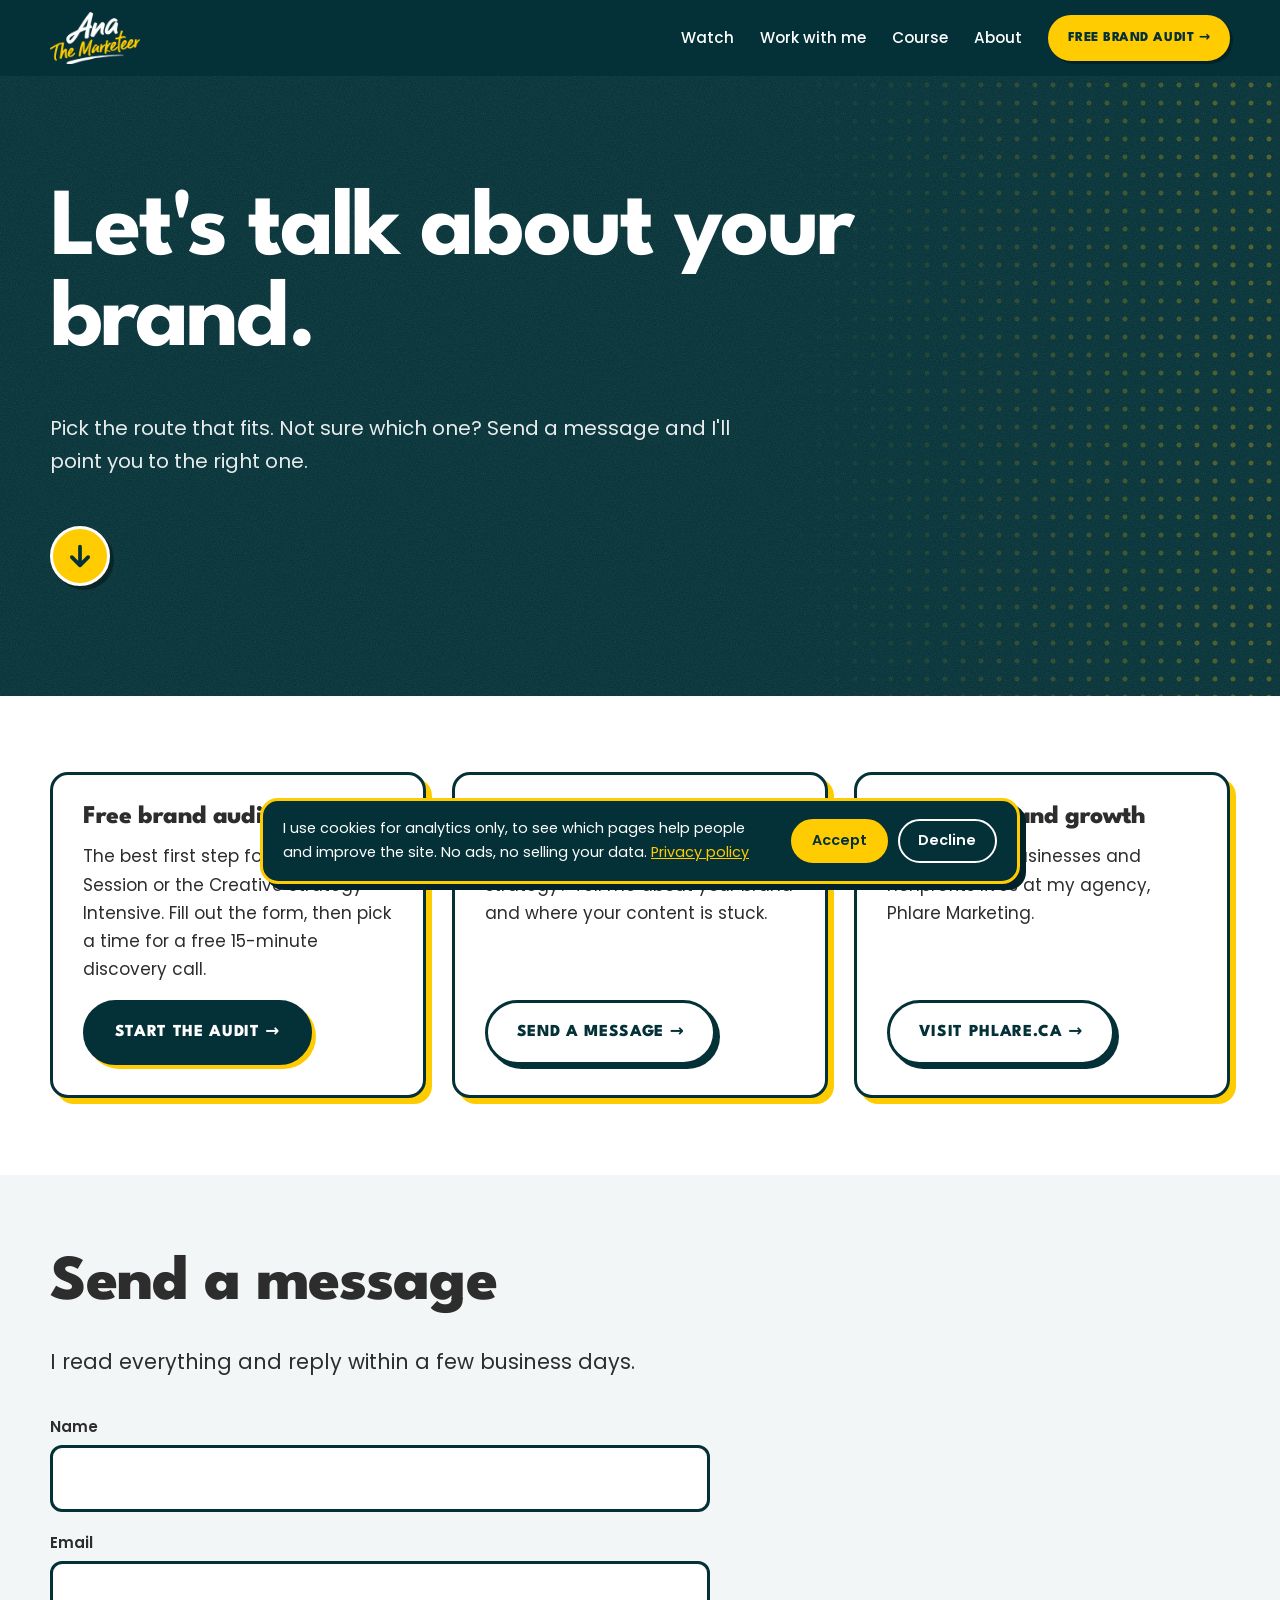
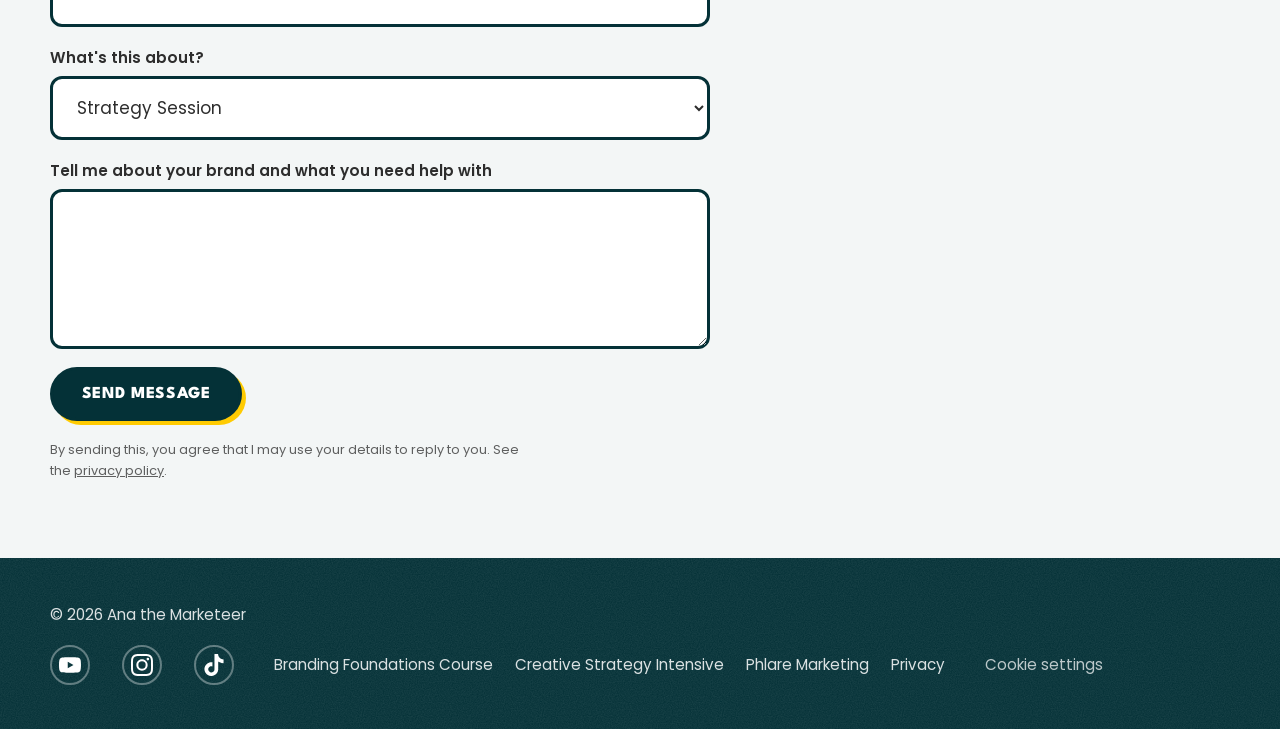
<file: contact.html>
<!doctype html>
<html lang="en">
<head>
  <meta charset="utf-8">
  <meta name="viewport" content="width=device-width, initial-scale=1">
  <title>Contact Ana the Marketeer</title>
  <meta name="description" content="Get in touch with Ana the Marketeer about a Strategy Session, the Creative Strategy Intensive, the Branding Foundations course, or collaborations.">
  <link rel="canonical" href="https://anathemarketeer.com/contact">
  <meta name="theme-color" content="#043137">
  <meta property="og:site_name" content="Ana the Marketeer">
  <meta property="og:locale" content="en_US">
  <meta property="og:type" content="website">
  <meta property="og:url" content="https://anathemarketeer.com/contact">
  <meta property="og:title" content="Contact Ana the Marketeer">
  <meta property="og:description" content="Get in touch with Ana the Marketeer about a Strategy Session, the Creative Strategy Intensive, the Branding Foundations course, or collaborations.">
  <meta property="og:image" content="https://anathemarketeer.com/og-share.jpg">
  <meta property="og:image:width" content="1200">
  <meta property="og:image:height" content="630">
  <meta property="og:image:alt" content="Ana the Marketeer laughing on a counter next to the headline: Your brand deserves a strategy, not more random marketing.">
  <meta name="twitter:card" content="summary_large_image">
  <meta name="twitter:title" content="Contact Ana the Marketeer">
  <meta name="twitter:description" content="Get in touch with Ana the Marketeer about a Strategy Session, the Creative Strategy Intensive, the Branding Foundations course, or collaborations.">
  <meta name="twitter:image" content="https://anathemarketeer.com/og-share.jpg">
  <link rel="icon" href="/favicon.ico" sizes="48x48">
  <link rel="icon" type="image/png" sizes="32x32" href="/favicon-32.png">
  <link rel="icon" type="image/png" sizes="192x192" href="/favicon-192.png">
  <link rel="apple-touch-icon" href="/apple-touch-icon.png">
  <link rel="preconnect" href="https://fonts.googleapis.com">
  <link rel="preconnect" href="https://fonts.gstatic.com" crossorigin>
  <link href="https://fonts.googleapis.com/css2?family=League+Spartan:wght@500;700;800&family=Oswald:wght@500;700&family=Poppins:wght@400;500;600&display=swap" rel="stylesheet">
  <link rel="stylesheet" href="styles.css?v=20261005x">
  <link rel="stylesheet" href="texture.css?v=20261005x">
</head>
<body>

<header class="site-header">
  <div class="wrap">
    <a class="logo" href="/"><img src="logo.png" alt="Ana the Marketeer logo" width="420" height="242"></a>
    <nav class="nav" aria-label="Main">
      <a href="/#videos">Watch</a>
      <a href="/#help">Work with me</a>
      <a href="/branding-foundations-course">Course</a>
      <a href="/#about">About</a>
      <a class="btn btn--small" href="/audit">Free brand audit &rarr;</a>
    </nav>
  </div>
</header>

<main>
  <section class="page-hero">
    <div class="wrap">
      <h1>Let's talk about your brand.</h1>
      <p>Pick the route that fits. Not sure which one? Send a message and I'll point you to the right one.</p>
      <a class="scroll-cue" href="#routes" aria-label="Scroll down to see your options"><svg viewBox="0 0 24 24" width="28" height="28" aria-hidden="true"><path d="M12 4v15M5 13l7 7 7-7" fill="none" stroke="currentColor" stroke-width="3.2" stroke-linecap="round" stroke-linejoin="round"/></svg></a>
    </div>
  </section>

  <section id="routes">
    <div class="wrap">
      <div class="routes">
        <div class="route">
          <h3>Free brand audit</h3>
          <p>The best first step for a Strategy Session or the Creative Strategy Intensive. Fill out the form, then pick a time for a free 15-minute discovery call.</p>
          <a class="btn btn--dark" href="/audit">Start the audit &rarr;</a>
        </div>
        <div class="route">
          <h3>Creative strategy</h3>
          <p>Need help organizing your content strategy? Tell me about your brand and where your content is stuck.</p>
          <a class="btn btn--outline" href="#message">Send a message &rarr;</a>
        </div>
        <div class="route">
          <h3>SEO, email and growth</h3>
          <p>Marketing for businesses and nonprofits lives at my agency, Phlare Marketing.</p>
          <a class="btn btn--outline" href="https://phlare.ca" target="_blank" rel="noopener noreferrer">Visit phlare.ca &rarr;</a>
        </div>
      </div>
    </div>
  </section>

  <section id="message" class="band">
    <div class="wrap">
      <div class="section-head">
        <h2>Send a message</h2>
        <p class="lead">I read everything and reply within a few business days.</p>
      </div>

            <form class="contact-form" action="https://formspree.io/f/xaenzzyp" method="post" id="contact-form">
        <div class="field">
          <label for="name">Name</label>
          <input id="name" name="name" type="text" required autocomplete="name">
        </div>
        <div class="field">
          <label for="email">Email</label>
          <input id="email" name="email" type="email" required autocomplete="email">
        </div>
        <div class="field">
          <label for="topic">What's this about?</label>
          <select id="topic" name="topic">
            <option value="session">Strategy Session</option>
            <option value="audit">Free brand audit</option>
            <option value="content">Creative strategy</option>
            <option value="course">Branding Foundations course question</option>
            <option value="collab">Collaboration or press</option>
            <option value="other">Something else</option>
          </select>
        </div>
        <div class="field">
          <label for="msg">Tell me about your brand and what you need help with</label>
          <textarea id="msg" name="message" required></textarea>
        </div>
        <input type="hidden" name="_subject" value="New message from the website">
        <input class="hp" type="text" name="_gotcha" tabindex="-1" autocomplete="off" aria-hidden="true">
        <div><button class="btn btn--dark" type="submit">Send message</button></div>
        <p class="form-legal">By sending this, you agree that I may use your details to reply to you. See the <a href="/privacy">privacy policy</a>.</p>
        <p class="form-error" id="contact-error" role="alert" hidden>Something went wrong. Please try again.</p>
      </form>
      <div class="form-success" id="contact-success" role="status" tabindex="-1" hidden>
        <h2>Message sent. Thank you!</h2>
        <p>I read everything and reply within a few business days.</p>
      </div>
    </div>
  </section>
</main>

<footer class="site-footer">
  <div class="wrap">
    <div>&copy; <span id="year">2026</span> Ana the Marketeer</div>
    <div>
      <div class="social">
        <a href="https://www.youtube.com/@AnaTheMarketeer" target="_blank" rel="noopener noreferrer" aria-label="Ana the Marketeer on YouTube"><svg viewBox="0 0 24 24" width="22" height="22" aria-hidden="true" focusable="false"><path fill="currentColor" d="M23.498 6.186a3.016 3.016 0 0 0-2.122-2.136C19.505 3.545 12 3.545 12 3.545s-7.505 0-9.377.505A3.017 3.017 0 0 0 .502 6.186C0 8.07 0 12 0 12s0 3.93.502 5.814a3.016 3.016 0 0 0 2.122 2.136c1.871.505 9.376.505 9.376.505s7.505 0 9.377-.505a3.015 3.015 0 0 0 2.122-2.136C24 15.93 24 12 24 12s0-3.93-.502-5.814zM9.545 15.568V8.432L15.818 12l-6.273 3.568z"/></svg></a>
        <a href="https://www.instagram.com/anathemarketeer" target="_blank" rel="noopener noreferrer" aria-label="Ana the Marketeer on Instagram"><svg viewBox="0 0 24 24" width="22" height="22" aria-hidden="true" focusable="false"><path fill="currentColor" d="M7.0301.084c-1.2768.0602-2.1487.264-2.911.5634-.7888.3075-1.4575.72-2.1228 1.3877-.6652.6677-1.075 1.3368-1.3802 2.127-.2954.7638-.4956 1.6365-.552 2.914-.0564 1.2775-.0689 1.6882-.0626 4.947.0062 3.2586.0206 3.6671.0825 4.9473.061 1.2765.264 2.1482.5635 2.9107.308.7889.72 1.4573 1.388 2.1228.6679.6655 1.3365 1.0743 2.1285 1.38.7632.295 1.6361.4961 2.9134.552 1.2773.056 1.6884.069 4.9462.0627 3.2578-.0062 3.668-.0207 4.9478-.0814 1.28-.0607 2.147-.2652 2.9098-.5633.7889-.3086 1.4578-.72 2.1228-1.3881.665-.6682 1.0745-1.3378 1.3795-2.1284.2957-.7632.4966-1.636.552-2.9124.056-1.2809.0692-1.6898.063-4.948-.0063-3.2583-.021-3.6668-.0817-4.9465-.0607-1.2797-.264-2.1487-.5633-2.9117-.3084-.7889-.72-1.4568-1.3876-2.1228C21.2982 1.33 20.628.9208 19.8378.6165 19.074.321 18.2017.1197 16.9244.0645 15.6471.0093 15.236-.005 11.977.0014 8.718.0076 8.31.0215 7.0301.0839m.1402 21.6932c-1.17-.0509-1.8053-.2453-2.2287-.408-.5606-.216-.96-.4771-1.3819-.895-.422-.4178-.6811-.8186-.9-1.378-.1644-.4234-.3624-1.058-.4171-2.228-.0595-1.2645-.072-1.6442-.079-4.848-.007-3.2037.0053-3.583.0607-4.848.05-1.169.2456-1.805.408-2.2282.216-.5613.4762-.96.895-1.3816.4188-.4217.8184-.6814 1.3783-.9003.423-.1651 1.0575-.3614 2.227-.4171 1.2655-.06 1.6447-.072 4.848-.079 3.2033-.007 3.5835.005 4.8495.0608 1.169.0508 1.8053.2445 2.228.408.5608.216.96.4754 1.3816.895.4217.4194.6816.8176.9005 1.3787.1653.4217.3617 1.056.4169 2.2263.0602 1.2655.0739 1.645.0796 4.848.0058 3.203-.0055 3.5834-.061 4.848-.051 1.17-.245 1.8055-.408 2.2294-.216.5604-.4763.96-.8954 1.3814-.419.4215-.8181.6811-1.3783.9-.4224.1649-1.0577.3617-2.2262.4174-1.2656.0595-1.6448.072-4.8493.079-3.2045.007-3.5825-.006-4.848-.0608M16.953 5.5864A1.44 1.44 0 1 0 18.39 4.144a1.44 1.44 0 0 0-1.437 1.4424M5.8385 12.012c.0067 3.4032 2.7706 6.1557 6.173 6.1493 3.4026-.0065 6.157-2.7701 6.1506-6.1733-.0065-3.4032-2.771-6.1565-6.174-6.1498-3.403.0067-6.156 2.771-6.1496 6.1738M8 12.0077a4 4 0 1 1 4.008 3.9921A3.9996 3.9996 0 0 1 8 12.0077"/></svg></a>
        <a href="https://www.tiktok.com/@anathemarketeer" target="_blank" rel="noopener noreferrer" aria-label="Ana the Marketeer on TikTok"><svg viewBox="0 0 24 24" width="22" height="22" aria-hidden="true" focusable="false"><path fill="currentColor" d="M12.525.02c1.31-.02 2.61-.01 3.91-.02.08 1.53.63 3.09 1.75 4.17 1.12 1.11 2.7 1.62 4.24 1.79v4.03c-1.44-.05-2.89-.35-4.2-.97-.57-.26-1.1-.59-1.62-.93-.01 2.92.01 5.84-.02 8.75-.08 1.4-.54 2.79-1.35 3.94-1.31 1.92-3.58 3.17-5.91 3.21-1.43.08-2.86-.31-4.08-1.03-2.02-1.19-3.44-3.37-3.65-5.71-.02-.5-.03-1-.01-1.49.18-1.9 1.12-3.72 2.58-4.96 1.66-1.44 3.98-2.13 6.15-1.72.02 1.48-.04 2.96-.04 4.44-.99-.32-2.15-.23-3.02.37-.63.41-1.11 1.04-1.36 1.75-.21.51-.15 1.07-.14 1.61.24 1.64 1.82 3.02 3.5 2.87 1.12-.01 2.19-.66 2.77-1.61.19-.33.4-.67.41-1.06.1-1.79.06-3.57.07-5.36.01-4.03-.01-8.05.02-12.07z"/></svg></a>
      </div>
      <a href="/branding-foundations-course">Branding Foundations Course</a>
      <a href="/creative-strategy">Creative Strategy Intensive</a>
      <a href="https://phlare.ca" target="_blank" rel="noopener noreferrer">Phlare Marketing</a>
      <a href="/privacy">Privacy</a>
    </div>
  </div>
</footer>

<script src="form.js?v=20261005x"></script>
<script>
  document.getElementById("year").textContent = new Date().getFullYear();
  // Pre-select the topic when arriving from a card on the homepage
  var t = new URLSearchParams(location.search).get("topic");
  if (t) { var s = document.getElementById("topic"); if (s) s.value = t; }
</script>
<script src="/analytics.js?v=20261005x"></script>
</body>
</html>
</file>
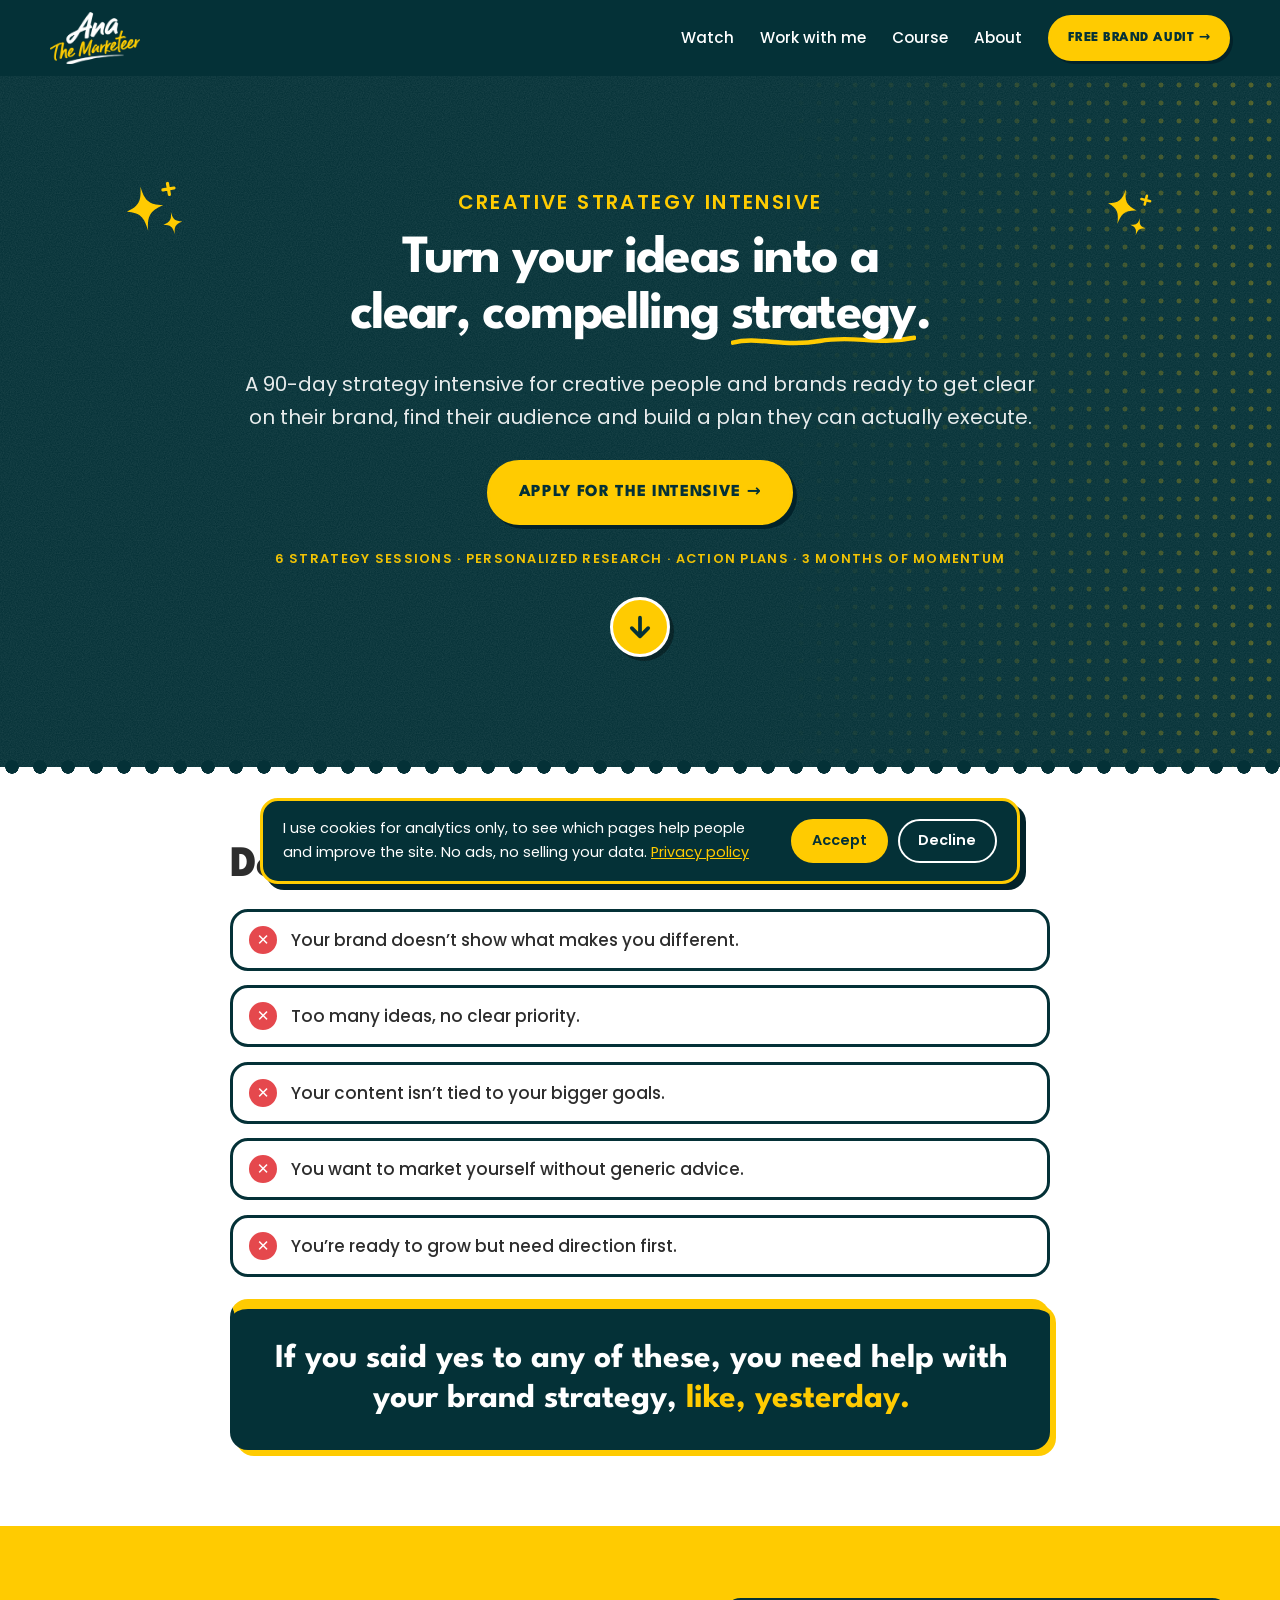
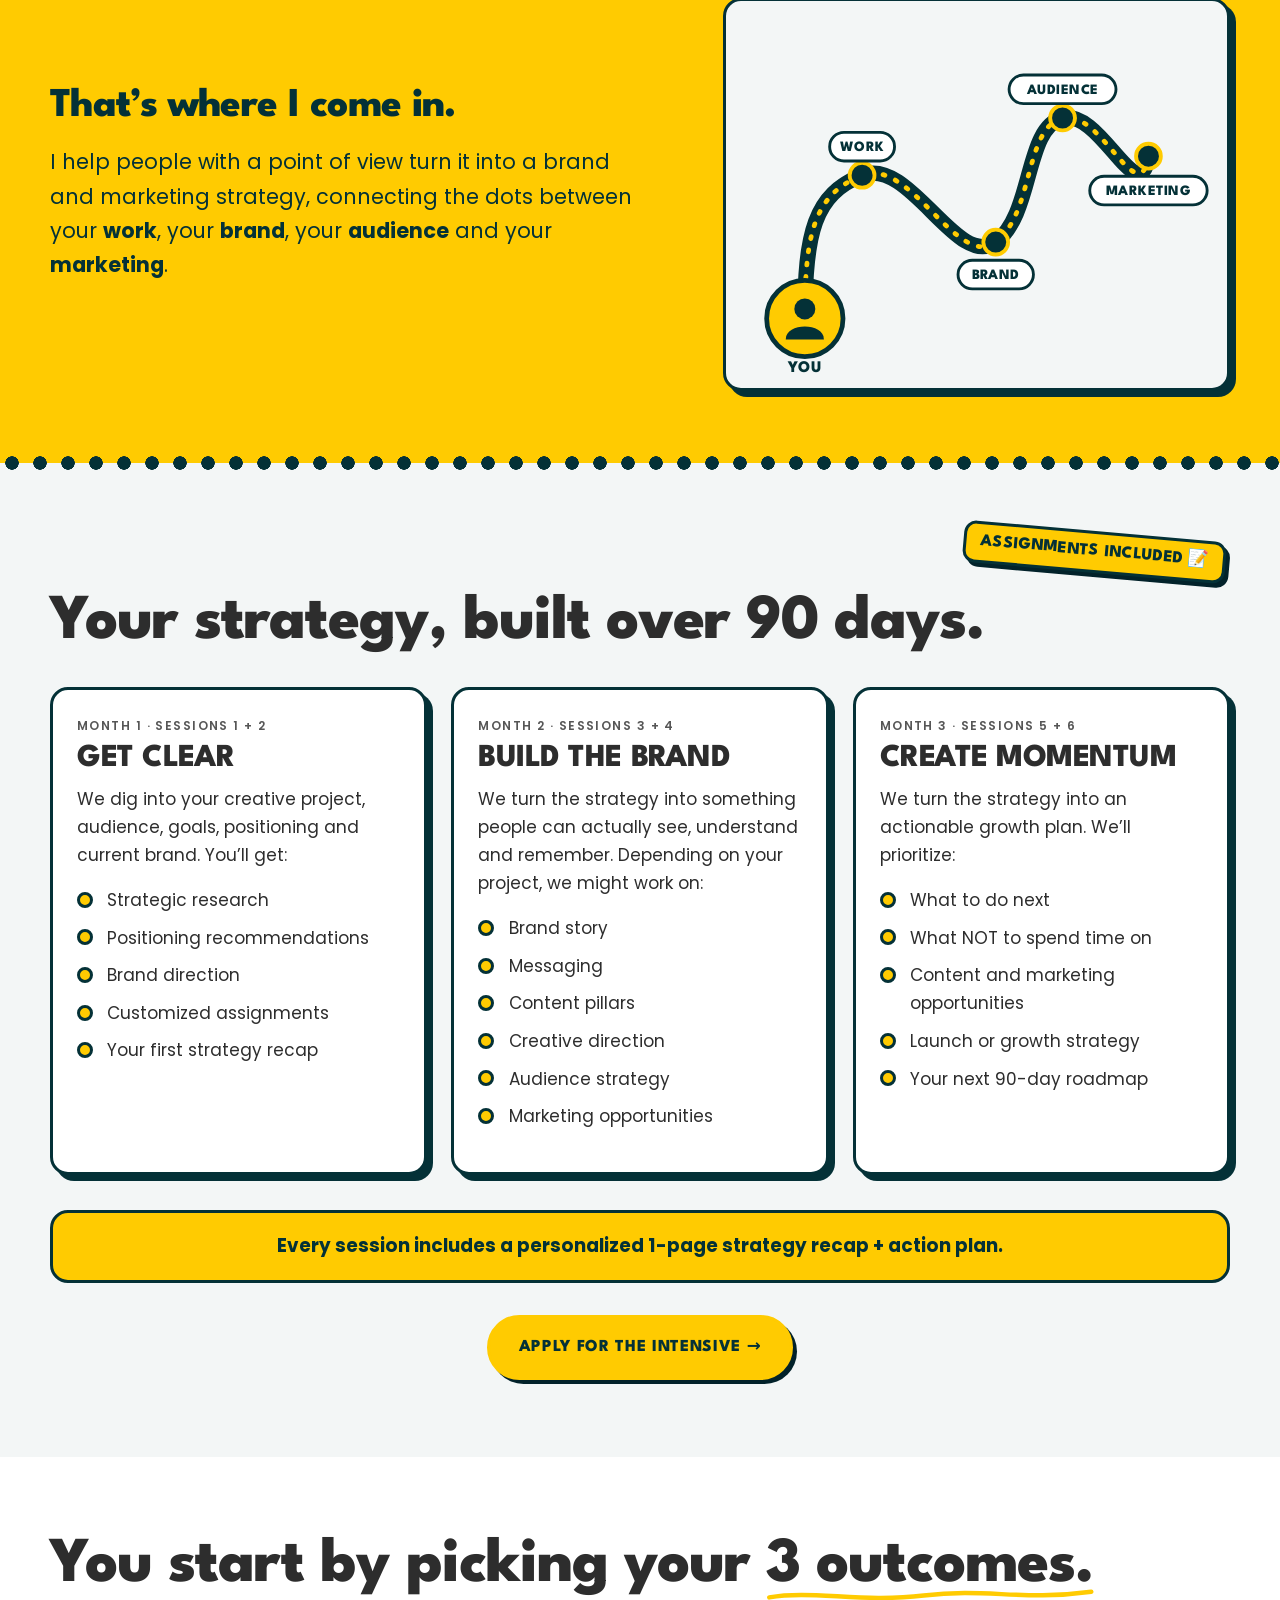
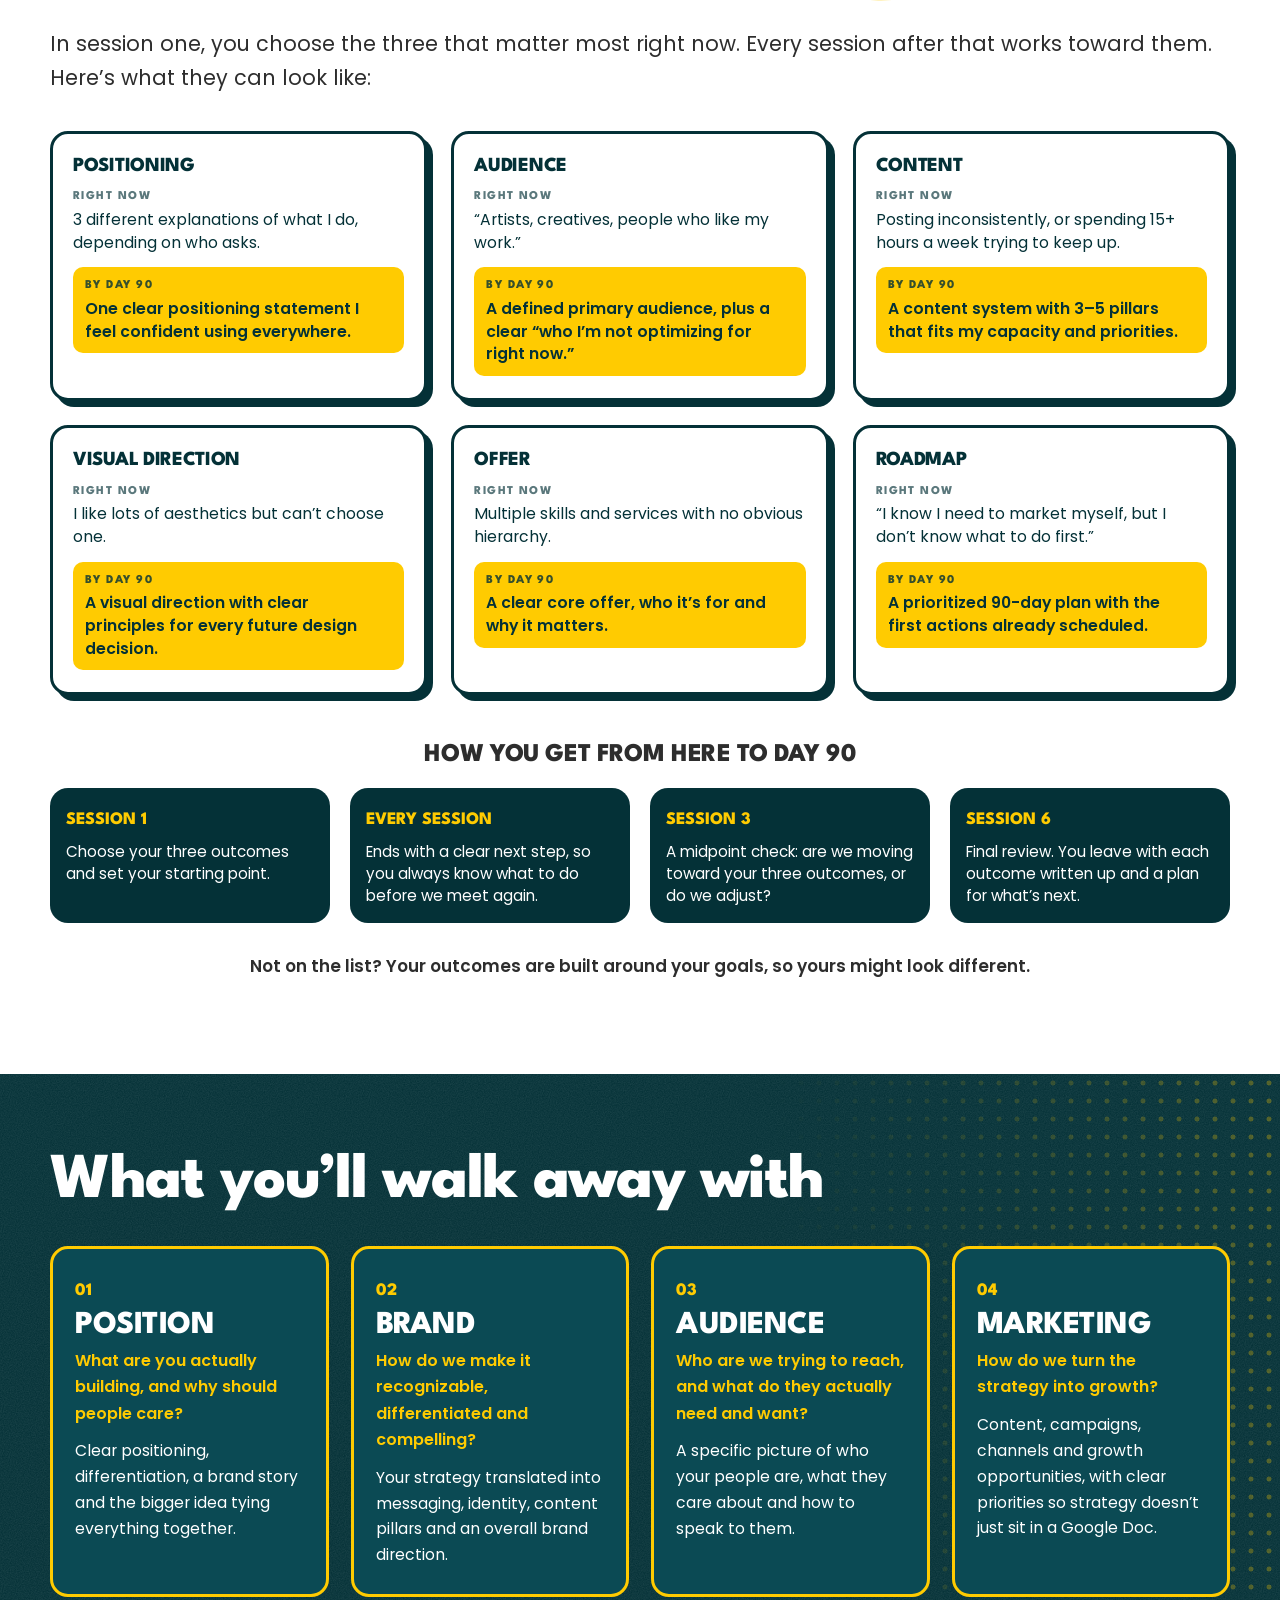
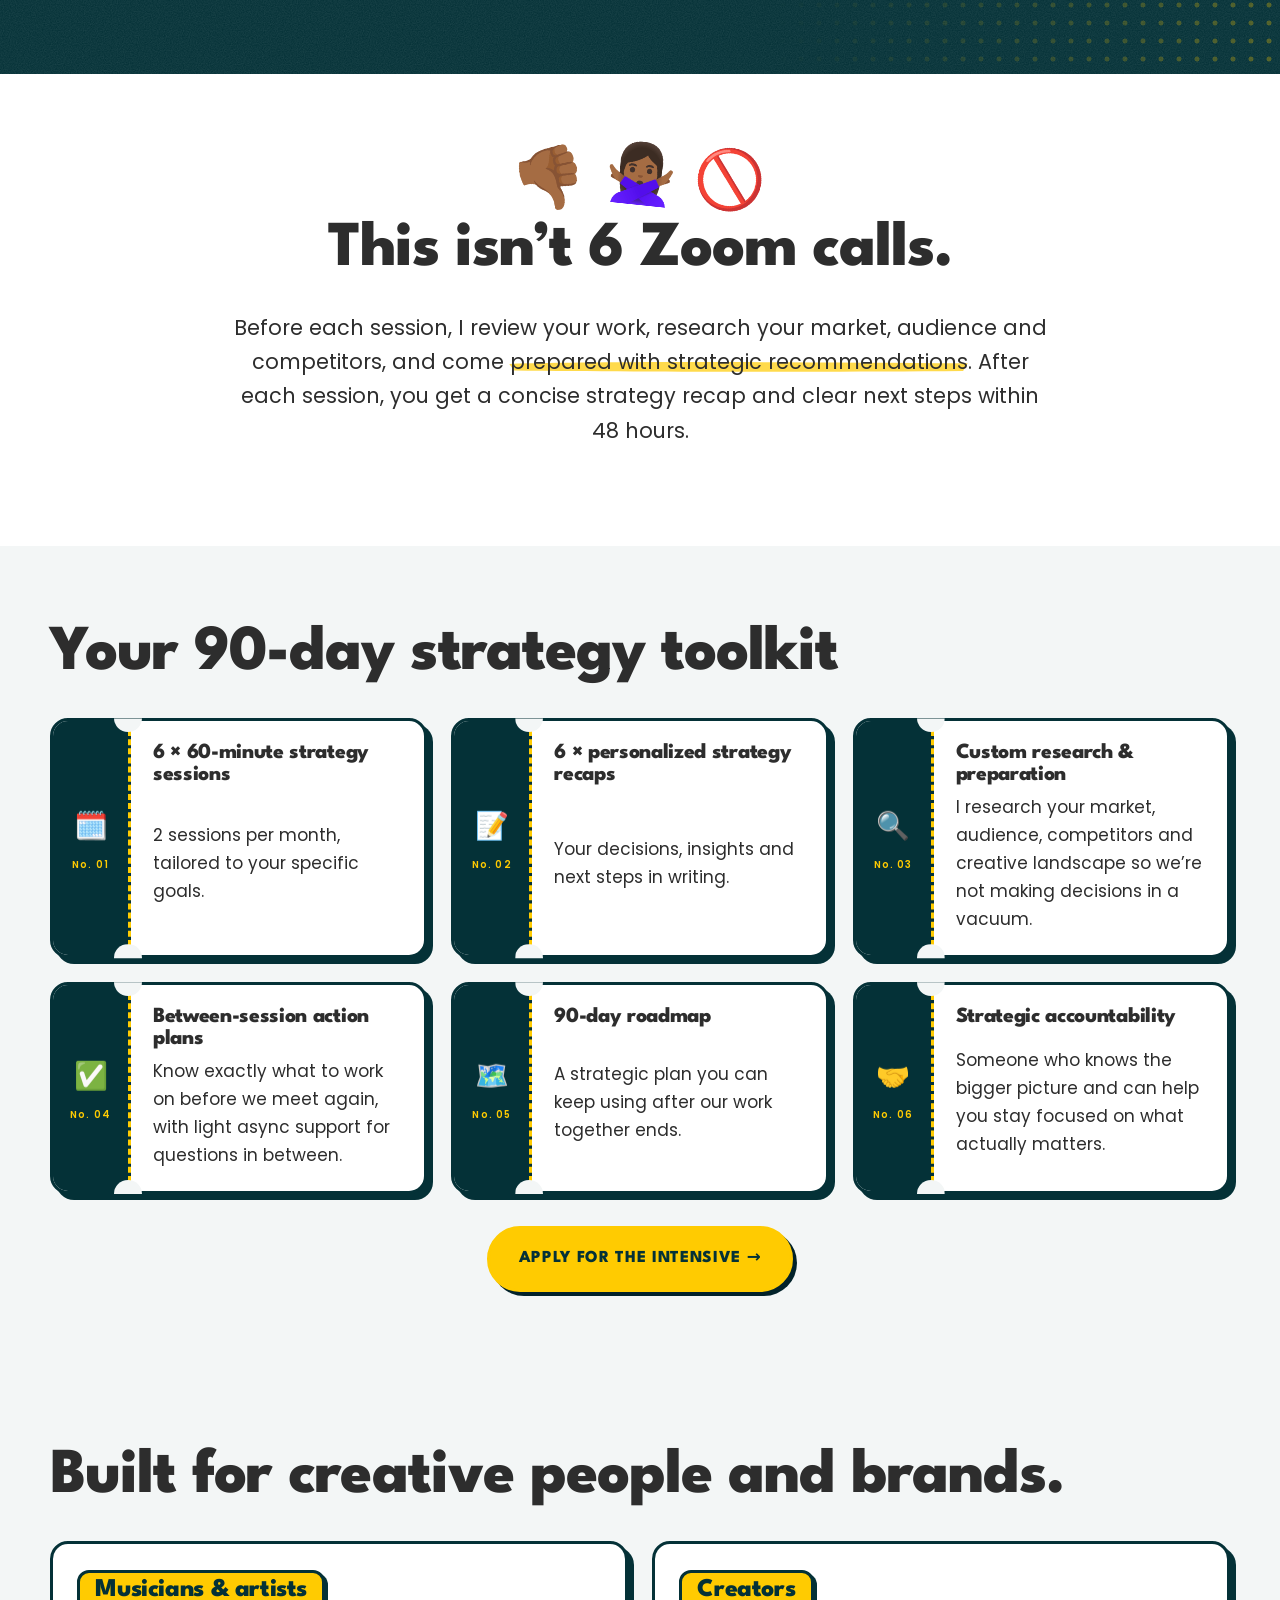
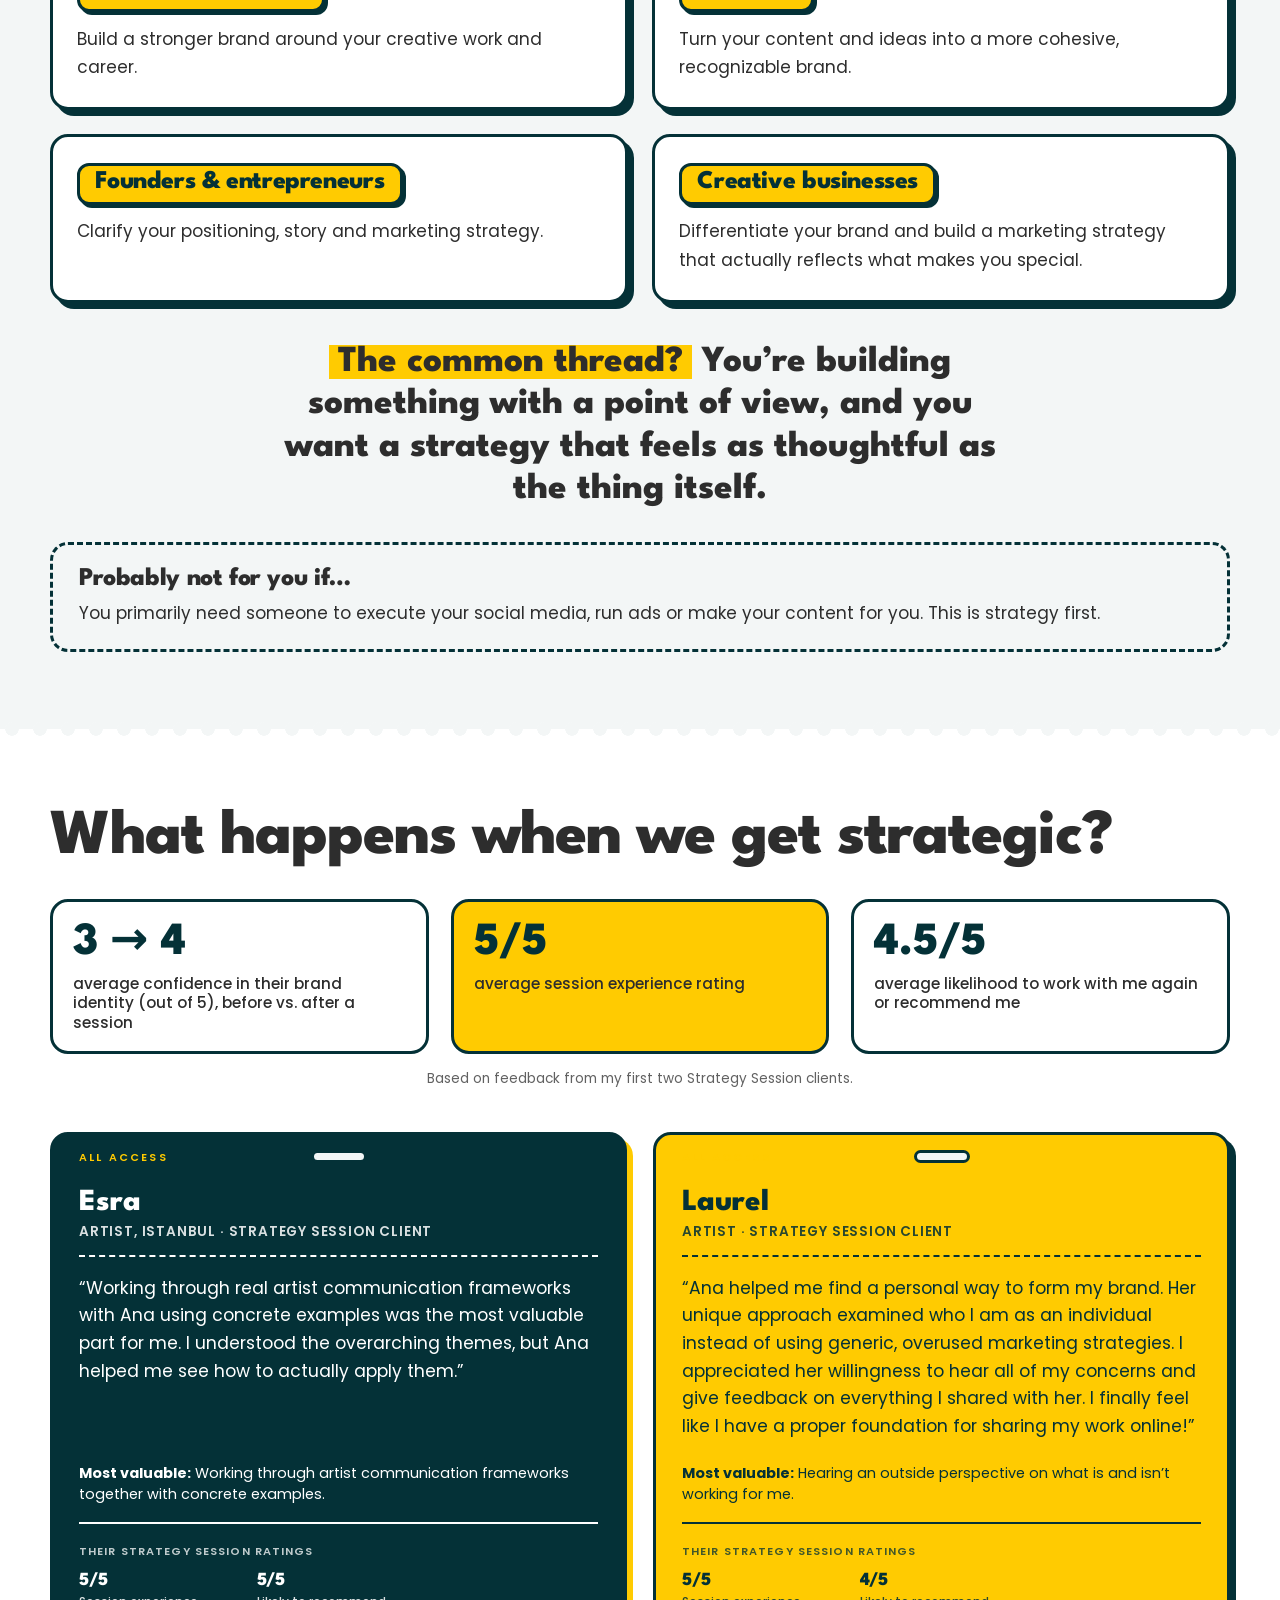
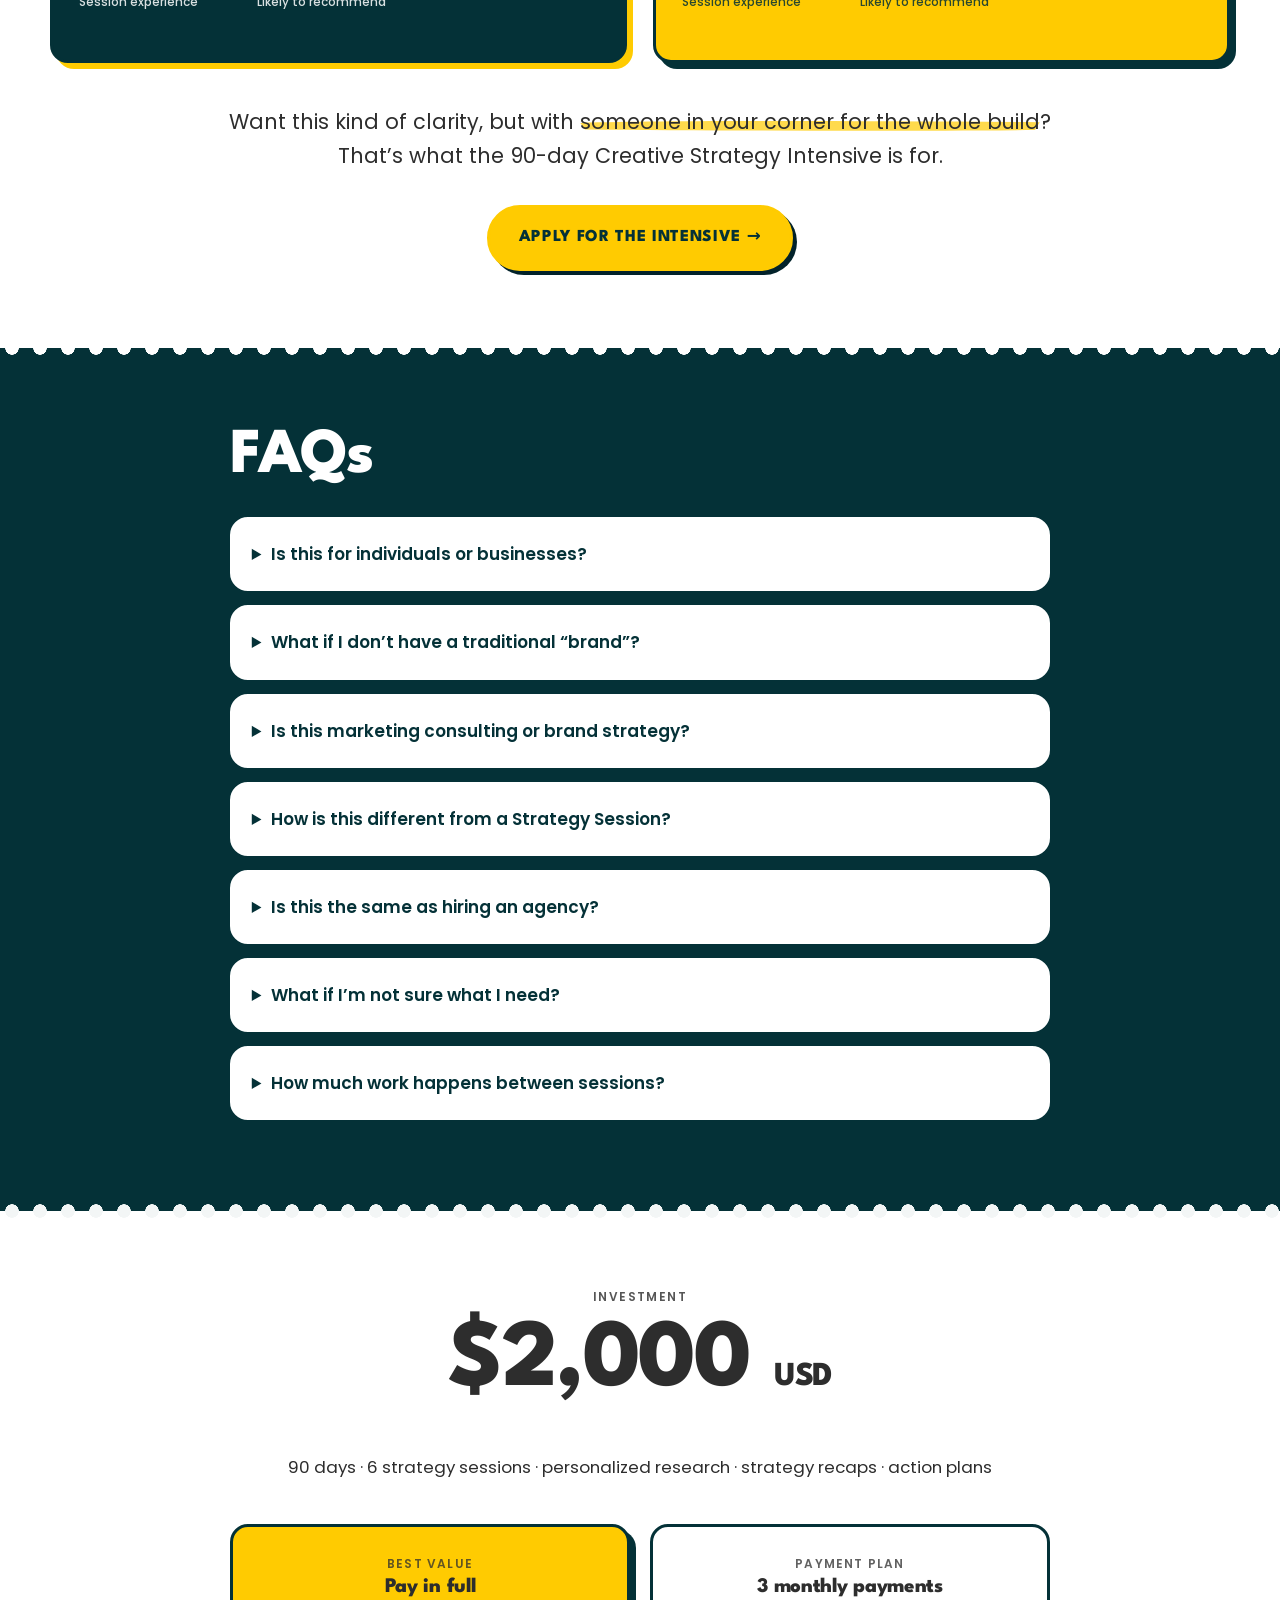
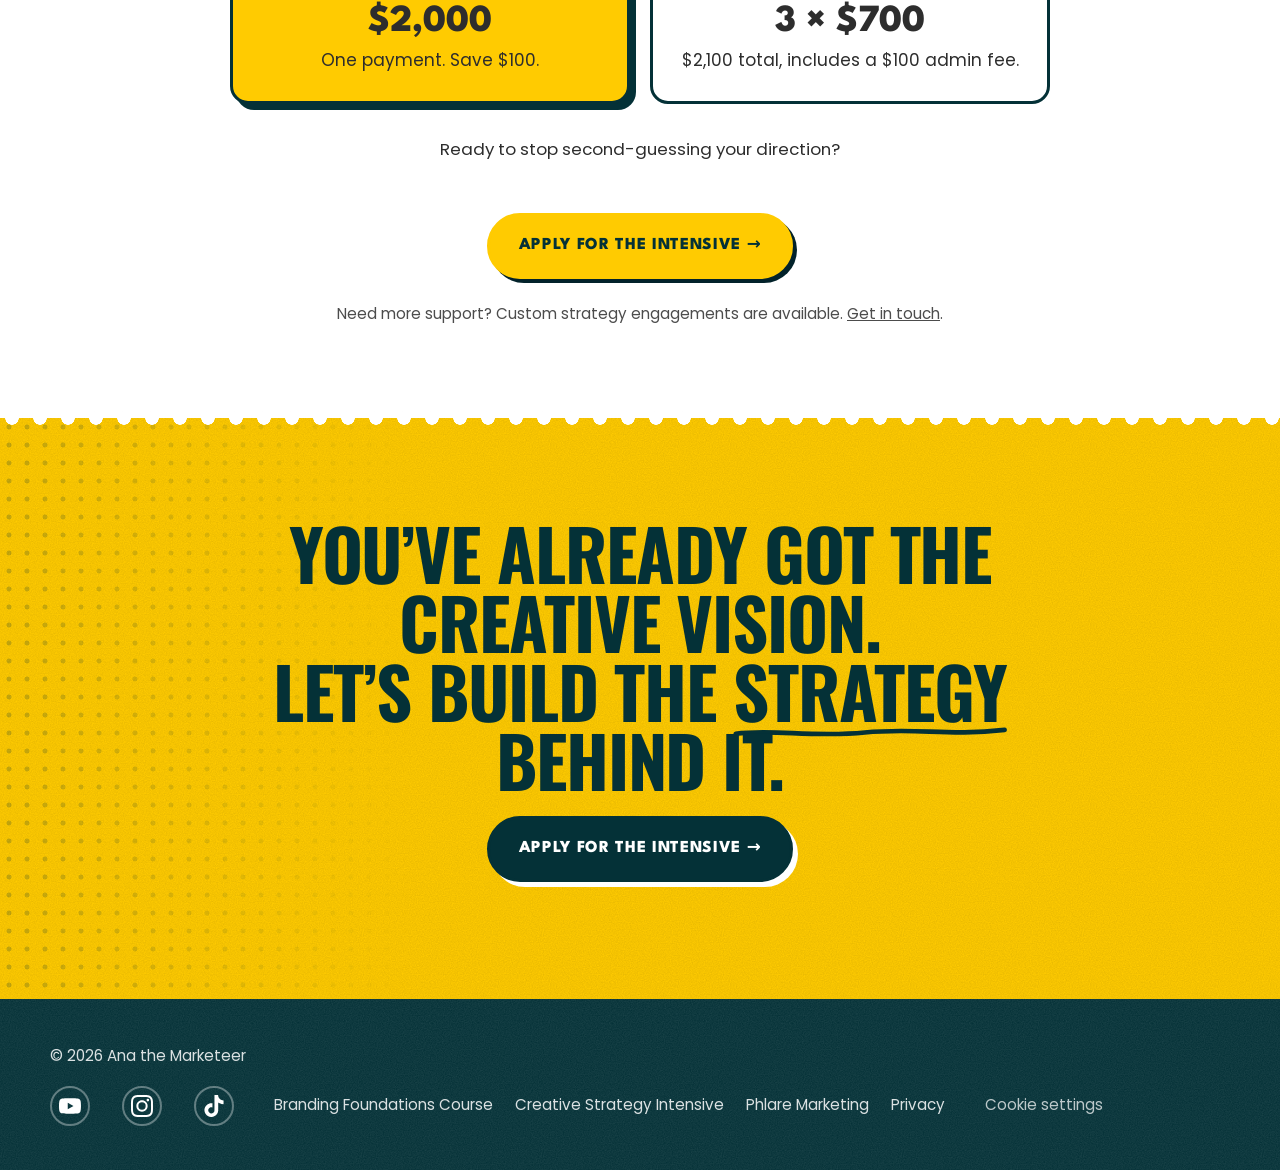
<file: creative-strategy.html>
<!doctype html>
<html lang="en">
<head>
  <meta charset="utf-8">
  <meta name="viewport" content="width=device-width, initial-scale=1">
  <title>Creative Strategy Intensive | Ana the Marketeer</title>
  <meta name="description" content="A 90-day creative strategy intensive for musicians, artists, creators, founders and creative businesses: 6 strategy sessions, personalized research, recaps and action plans.">
  <link rel="canonical" href="https://anathemarketeer.com/creative-strategy">
  <meta name="theme-color" content="#043137">
  <meta property="og:site_name" content="Ana the Marketeer">
  <meta property="og:locale" content="en_US">
  <meta property="og:type" content="website">
  <meta property="og:url" content="https://anathemarketeer.com/creative-strategy">
  <meta property="og:title" content="Creative Strategy Intensive | Ana the Marketeer">
  <meta property="og:description" content="A 90-day creative strategy intensive for musicians, artists, creators, founders and creative businesses: 6 strategy sessions, personalized research, recaps and action plans.">
  <meta property="og:image" content="https://anathemarketeer.com/og-share.jpg">
  <meta property="og:image:width" content="1200">
  <meta property="og:image:height" content="630">
  <meta property="og:image:alt" content="Ana the Marketeer laughing on a counter next to the headline: Your brand deserves a strategy, not more random marketing.">
  <meta name="twitter:card" content="summary_large_image">
  <meta name="twitter:title" content="Creative Strategy Intensive | Ana the Marketeer">
  <meta name="twitter:description" content="A 90-day creative strategy intensive for musicians, artists, creators, founders and creative businesses: 6 strategy sessions, personalized research, recaps and action plans.">
  <meta name="twitter:image" content="https://anathemarketeer.com/og-share.jpg">
  <link rel="icon" href="/favicon.ico" sizes="48x48">
  <link rel="icon" type="image/png" sizes="32x32" href="/favicon-32.png">
  <link rel="icon" type="image/png" sizes="192x192" href="/favicon-192.png">
  <link rel="apple-touch-icon" href="/apple-touch-icon.png">
  <link rel="preconnect" href="https://fonts.googleapis.com">
  <link rel="preconnect" href="https://fonts.gstatic.com" crossorigin>
  <link href="https://fonts.googleapis.com/css2?family=League+Spartan:wght@500;700;800&family=Oswald:wght@500;700&family=Poppins:wght@400;500;600&display=swap" rel="stylesheet">
  <link rel="stylesheet" href="styles.css?v=20261005x">
  <link rel="stylesheet" href="texture.css?v=20261005x">
</head>
<body>

<header class="site-header">
  <div class="wrap">
    <a class="logo" href="/"><img src="logo.png" alt="Ana the Marketeer logo" width="420" height="242"></a>
    <nav class="nav" aria-label="Main">
      <a href="/#videos">Watch</a>
      <a href="/#help">Work with me</a>
      <a href="/branding-foundations-course">Course</a>
      <a href="/#about">About</a>
      <a class="btn btn--small" href="/audit">Free brand audit &rarr;</a>
    </nav>
  </div>
</header>

<main>
  <section class="page-hero page-hero--center">
    <div class="wrap">
      <p class="eyebrow">Creative Strategy Intensive</p><svg class="doodle doodle-spark doodle-spark--l" viewBox="0 0 80 80" aria-hidden="true" focusable="false"><path d="M30 6 C32 24 36 30 54 34 C36 38 32 44 30 62 C28 44 24 38 8 34 C24 30 28 24 30 6Z" fill="currentColor"/><path d="M62 44 C63 54 65 56 74 58 C65 60 63 62 62 72 C61 62 59 60 50 58 C59 56 61 54 62 44Z" fill="currentColor"/><path d="M64 8 L64 22 M57 15 L71 15" stroke="currentColor" stroke-width="4" stroke-linecap="round"/></svg><svg class="doodle doodle-spark doodle-spark--r" viewBox="0 0 80 80" aria-hidden="true" focusable="false"><path d="M30 6 C32 24 36 30 54 34 C36 38 32 44 30 62 C28 44 24 38 8 34 C24 30 28 24 30 6Z" fill="currentColor"/><path d="M62 44 C63 54 65 56 74 58 C65 60 63 62 62 72 C61 62 59 60 50 58 C59 56 61 54 62 44Z" fill="currentColor"/><path d="M64 8 L64 22 M57 15 L71 15" stroke="currentColor" stroke-width="4" stroke-linecap="round"/></svg>
      <h1>Turn your ideas into a<br class="br-d"> clear, compelling <span class="scrawl">strategy</span>.</h1>
      <p class="hero-sub">A 90-day strategy intensive for creative people and brands ready to get clear on their brand, find their audience and build a plan they can actually execute.</p>
      <p class="hero-cta"><span class="cta-wrap"><a class="btn" href="/apply">Apply for the Intensive &rarr;</a></span></p>
      <p class="hero-meta">6 strategy sessions &middot; Personalized research &middot; Action plans &middot; 3 months of momentum</p>
      <a class="scroll-cue" href="#problem" aria-label="Scroll down to learn more"><svg viewBox="0 0 24 24" width="28" height="28" aria-hidden="true"><path d="M12 4v15M5 13l7 7 7-7" fill="none" stroke="currentColor" stroke-width="3.2" stroke-linecap="round" stroke-linejoin="round"/></svg></a>
    </div>
  </section>

  <section id="problem" class="cs-problem bf-problem">
    <div class="wrap narrow">
      <h2>Do these sound like you?</h2>
      <ul class="quotes-list quotes-list--plain">
        <li>Your brand doesn&rsquo;t show what makes you different.</li>
        <li>Too many ideas, no clear priority.</li>
        <li>Your content isn&rsquo;t tied to your bigger goals.</li>
        <li>You want to market yourself without generic advice.</li>
        <li>You&rsquo;re ready to grow but need direction first.</li>
      </ul>
      <aside class="pull"><p>If you said yes to any of these, you need help with your brand strategy, <span class="y">like, yesterday.</span></p></aside>
    </div>
  </section>

  <section class="cs-connect">
    <div class="wrap cs-split">
      <div>
        <h2>That&rsquo;s where I come in.</h2>
        <p class="lead">I help people with a point of view turn it into a brand and marketing strategy, connecting the dots between your <strong>work</strong>, your <strong>brand</strong>, your <strong>audience</strong> and your <strong>marketing</strong>.</p>
      </div>
      <figure class="dots"><svg viewBox="0 0 500 380" role="img" aria-label="A roadmap that starts with you and connects your work, your brand, your audience and your marketing">
  <path d="M70 320 C70 230 80 190 130 170 S230 270 270 240 S300 120 340 110 S420 210 430 150" fill="none" stroke="#043137" stroke-width="16" stroke-linecap="round"/>
  <path d="M70 320 C70 230 80 190 130 170 S230 270 270 240 S300 120 340 110 S420 210 430 150" fill="none" stroke="#FFCB01" stroke-width="5" stroke-linecap="round" stroke-dasharray="2 12" class="road"/>
  <circle cx="130" cy="170" r="13" fill="#043137" stroke="#FFCB01" stroke-width="4"/><g transform="translate(130,140)"><rect x="-34.0" y="-15" width="68" height="30" rx="15" fill="#fff" stroke="#043137" stroke-width="3"/><text y="5" text-anchor="middle" font-family="League Spartan, Poppins, sans-serif" font-weight="800" font-size="15" letter-spacing=".5" fill="#043137">WORK</text></g><circle cx="270" cy="240" r="13" fill="#043137" stroke="#FFCB01" stroke-width="4"/><g transform="translate(270,274)"><rect x="-39.5" y="-15" width="79" height="30" rx="15" fill="#fff" stroke="#043137" stroke-width="3"/><text y="5" text-anchor="middle" font-family="League Spartan, Poppins, sans-serif" font-weight="800" font-size="15" letter-spacing=".5" fill="#043137">BRAND</text></g><circle cx="340" cy="110" r="13" fill="#043137" stroke="#FFCB01" stroke-width="4"/><g transform="translate(340,80)"><rect x="-56.0" y="-15" width="112" height="30" rx="15" fill="#fff" stroke="#043137" stroke-width="3"/><text y="5" text-anchor="middle" font-family="League Spartan, Poppins, sans-serif" font-weight="800" font-size="15" letter-spacing=".5" fill="#043137">AUDIENCE</text></g><circle cx="430" cy="150" r="13" fill="#043137" stroke="#FFCB01" stroke-width="4"/><g transform="translate(430,186)"><rect x="-61.5" y="-15" width="123" height="30" rx="15" fill="#fff" stroke="#043137" stroke-width="3"/><text y="5" text-anchor="middle" font-family="League Spartan, Poppins, sans-serif" font-weight="800" font-size="15" letter-spacing=".5" fill="#043137">MARKETING</text></g>
  <g transform="translate(70,320)"><circle r="40" fill="#FFCB01" stroke="#043137" stroke-width="5"/><circle cy="-10" r="11" fill="#043137"/><path d="M-20 22 C-20 4 20 4 20 22 Z" fill="#043137"/></g>
  <g transform="translate(70,376)"><text text-anchor="middle" font-family="League Spartan, Poppins, sans-serif" font-weight="800" font-size="17" letter-spacing="1" fill="#043137">YOU</text></g>
</svg></figure>
    </div>
  </section>

  <section class="band cs-months">
    <div class="wrap">
      <span class="stk" aria-hidden="true">Assignments included 📝</span>
      <h2>Your strategy, built over 90 days.</h2>
      <div class="months">
        <article><p class="eyebrow">Month 1 &middot; Sessions 1 + 2</p><h3>Get clear</h3><p>We dig into your creative project, audience, goals, positioning and current brand. You&rsquo;ll get:</p><ul class="checks"><li>Strategic research</li><li>Positioning recommendations</li><li>Brand direction</li><li>Customized assignments</li><li>Your first strategy recap</li></ul></article>
        <article><p class="eyebrow">Month 2 &middot; Sessions 3 + 4</p><h3>Build the brand</h3><p>We turn the strategy into something people can actually see, understand and remember. Depending on your project, we might work on:</p><ul class="checks"><li>Brand story</li><li>Messaging</li><li>Content pillars</li><li>Creative direction</li><li>Audience strategy</li><li>Marketing opportunities</li></ul></article>
        <article><p class="eyebrow">Month 3 &middot; Sessions 5 + 6</p><h3>Create momentum</h3><p>We turn the strategy into an actionable growth plan. We&rsquo;ll prioritize:</p><ul class="checks"><li>What to do next</li><li>What NOT to spend time on</li><li>Content and marketing opportunities</li><li>Launch or growth strategy</li><li>Your next 90-day roadmap</li></ul></article>
      </div>
      <p class="callout"><strong>Every session includes a personalized 1-page strategy recap + action plan.</strong></p>
      <p class="cta-row"><a class="btn" href="/apply">Apply for the Intensive &rarr;</a></p>
    </div>
  </section>

  <section class="band cs-outcomes">
    <div class="wrap">
      <h2>You start by picking your <span class="scrawl" style="white-space:nowrap">3 outcomes.</span></h2>
      <p class="lead lead--full">In session one, you choose the three that matter most right now. Every session after that works toward them. Here&rsquo;s what they can look like:</p>
      <div class="oc-grid"><article class="oc"><h3>Positioning</h3><p class="oc-from"><span>Right now</span>3 different explanations of what I do, depending on who asks.</p><p class="oc-to"><span>By day 90</span>One clear positioning statement I feel confident using everywhere.</p></article><article class="oc"><h3>Audience</h3><p class="oc-from"><span>Right now</span>&ldquo;Artists, creatives, people who like my work.&rdquo;</p><p class="oc-to"><span>By day 90</span>A defined primary audience, plus a clear &ldquo;who I&rsquo;m not optimizing for right now.&rdquo;</p></article><article class="oc"><h3>Content</h3><p class="oc-from"><span>Right now</span>Posting inconsistently, or spending 15+ hours a week trying to keep up.</p><p class="oc-to"><span>By day 90</span>A content system with 3&ndash;5 pillars that fits my capacity and priorities.</p></article><article class="oc"><h3>Visual direction</h3><p class="oc-from"><span>Right now</span>I like lots of aesthetics but can&rsquo;t choose one.</p><p class="oc-to"><span>By day 90</span>A visual direction with clear principles for every future design decision.</p></article><article class="oc"><h3>Offer</h3><p class="oc-from"><span>Right now</span>Multiple skills and services with no obvious hierarchy.</p><p class="oc-to"><span>By day 90</span>A clear core offer, who it&rsquo;s for and why it matters.</p></article><article class="oc"><h3>Roadmap</h3><p class="oc-from"><span>Right now</span>&ldquo;I know I need to market myself, but I don&rsquo;t know what to do first.&rdquo;</p><p class="oc-to"><span>By day 90</span>A prioritized 90-day plan with the first actions already scheduled.</p></article></div>
      <h3 class="oc-path-h">How you get from here to day 90</h3><ol class="oc-path"><li><strong>Session 1</strong><span>Choose your three outcomes and set your starting point.</span></li><li><strong>Every session</strong><span>Ends with a clear next step, so you always know what to do before we meet again.</span></li><li><strong>Session 3</strong><span>A midpoint check: are we moving toward your three outcomes, or do we adjust?</span></li><li><strong>Session 6</strong><span>Final review. You leave with each outcome written up and a plan for what&rsquo;s next.</span></li></ol>
      <p class="oc-note">Not on the list? Your outcomes are built around your goals, so yours might look different.</p>
    </div>
  </section>

  <section class="cs-framework">
    <div class="wrap">
      <h2>What you&rsquo;ll walk away with</h2>
      <div class="pillars">
        <article><span>01</span><h3>Position</h3><h4>What are you actually building, and why should people care?</h4><p>Clear positioning, differentiation, a brand story and the bigger idea tying everything together.</p></article>
        <article><span>02</span><h3>Brand</h3><h4>How do we make it recognizable, differentiated and compelling?</h4><p>Your strategy translated into messaging, identity, content pillars and an overall brand direction.</p></article>
        <article><span>03</span><h3>Audience</h3><h4>Who are we trying to reach, and what do they actually need and want?</h4><p>A specific picture of who your people are, what they care about and how to speak to them.</p></article>
        <article><span>04</span><h3>Marketing</h3><h4>How do we turn the strategy into growth?</h4><p>Content, campaigns, channels and growth opportunities, with clear priorities so strategy doesn&rsquo;t just sit in a Google Doc.</p></article>
      </div>
    </div>
  </section>

  <section class="cs-notcalls">
    <div class="wrap narrow">
      <p class="emoji-row" aria-hidden="true"><span>👎🏾</span><span>🙅🏾‍♀️</span><span>🚫</span></p>
      <h2>This isn&rsquo;t 6 Zoom calls.</h2>
      <p class="lead">Before each session, I review your work, research your market, audience and competitors, and come <span class="hl">prepared with strategic recommendations</span>. After each session, you get a concise strategy recap and clear next steps within 48 hours.</p>
    </div>
  </section>

  <section class="band cs-get">
    <div class="wrap">
      <h2>Your 90-day strategy toolkit</h2>
      <div class="toolkit">
        <article><span class="icon" aria-hidden="true">🗓️</span><h3>6 &times; 60-minute strategy sessions</h3><p>2 sessions per month, tailored to your specific goals.</p></article>
        <article><span class="icon" aria-hidden="true">📝</span><h3>6 &times; personalized strategy recaps</h3><p>Your decisions, insights and next steps in writing.</p></article>
        <article><span class="icon" aria-hidden="true">🔍</span><h3>Custom research &amp; preparation</h3><p>I research your market, audience, competitors and creative landscape so we&rsquo;re not making decisions in a vacuum.</p></article>
        <article><span class="icon" aria-hidden="true">✅</span><h3>Between-session action plans</h3><p>Know exactly what to work on before we meet again, with light async support for questions in between.</p></article>
        <article><span class="icon" aria-hidden="true">🗺️</span><h3>90-day roadmap</h3><p>A strategic plan you can keep using after our work together ends.</p></article>
        <article><span class="icon" aria-hidden="true">🤝</span><h3>Strategic accountability</h3><p>Someone who knows the bigger picture and can help you stay focused on what actually matters.</p></article>
      </div>
      <p class="cta-row"><a class="btn" href="/apply">Apply for the Intensive &rarr;</a></p>
    </div>
  </section>

  <section class="band cs-fit">
    <div class="wrap">
      <h2>Built for creative people and brands.</h2>
      <div class="fit">
        <article><h3>Musicians &amp; artists</h3><p>Build a stronger brand around your creative work and career.</p></article>
        <article><h3>Creators</h3><p>Turn your content and ideas into a more cohesive, recognizable brand.</p></article>
        <article><h3>Founders &amp; entrepreneurs</h3><p>Clarify your positioning, story and marketing strategy.</p></article>
        <article><h3>Creative businesses</h3><p>Differentiate your brand and build a marketing strategy that actually reflects what makes you special.</p></article>
      </div>
      <p class="thread"><span>The common thread?</span> You&rsquo;re building something with a point of view, and you want a strategy that feels as thoughtful as the thing itself.</p>
      <div class="notfor"><h3>Probably not for you if&hellip;</h3><p>You primarily need someone to execute your social media, run ads or make your content for you. This is strategy first.</p></div>
    </div>
  </section>

  <section class="cs-proof">
    <div class="wrap">
      <h2>What happens when we get strategic?</h2>
      <div class="stats stats--three">
          <div class="stat"><b>3 &rarr; 4</b><span>average confidence in their brand identity (out of 5), before vs. after a session</span></div>
          <div class="stat"><b>5/5</b><span>average session experience rating</span></div>
          <div class="stat"><b>4.5/5</b><span>average likelihood to work with me again or recommend me</span></div>
        </div>
        <p class="stat-note">Based on feedback from my first two Strategy Session clients.</p>
      <div class="quotes quotes--two">
        <figure class="quote quote--azure"><figcaption class="who"><strong>Esra</strong><span>Artist, Istanbul &middot; Strategy Session client</span></figcaption><blockquote>&ldquo;Working through real artist communication frameworks with Ana using concrete examples was the most valuable part for me. I understood the overarching themes, but Ana helped me see how to actually apply them.&rdquo;</blockquote><p class="valued"><strong>Most valuable:</strong> Working through artist communication frameworks together with concrete examples.</p><ul class="quote-stats"><li class="period">Their Strategy Session ratings</li><li><b>5/5</b><span>Session experience</span></li><li><b>5/5</b><span>Likely to recommend</span></li></ul></figure>
        <figure class="quote quote--yellow"><figcaption class="who"><strong>Laurel</strong><span>Artist &middot; Strategy Session client</span></figcaption><blockquote>&ldquo;Ana helped me find a personal way to form my brand. Her unique approach examined who I am as an individual instead of using generic, overused marketing strategies. I appreciated her willingness to hear all of my concerns and give feedback on everything I shared with her. I finally feel like I have a proper foundation for sharing my work online!&rdquo;</blockquote><p class="valued"><strong>Most valuable:</strong> Hearing an outside perspective on what is and isn&rsquo;t working for me.</p><ul class="quote-stats"><li class="period">Their Strategy Session ratings</li><li><b>5/5</b><span>Session experience</span></li><li><b>4/5</b><span>Likely to recommend</span></li></ul></figure>
      </div>
      <p class="lead center">Want this kind of clarity, but with <span class="hl">someone in your corner for the whole build</span>? That&rsquo;s what the 90-day Creative Strategy Intensive is for.</p>
      <p class="cta-row"><a class="btn" href="/apply">Apply for the Intensive &rarr;</a></p>
    </div>
  </section>

  <section class="band cs-faq">
    <div class="wrap narrow">
      <h2>FAQs</h2>
      <details><summary>Is this for individuals or businesses?</summary><p>Both. I work with musicians, artists, creators, founders and creative businesses. The strategy is customized to what you&rsquo;re building, whether that&rsquo;s an artist career, a personal brand, a product, a service or a growing business.</p></details><details><summary>What if I don&rsquo;t have a traditional &ldquo;brand&rdquo;?</summary><p>You don&rsquo;t need one. We can work from wherever you are, whether you&rsquo;re developing your first creative project, refining an existing business or trying to make sense of a brand that&rsquo;s grown organically.</p></details><details><summary>Is this marketing consulting or brand strategy?</summary><p>A bit of both. We start with the bigger picture: what you&rsquo;re building, who it&rsquo;s for, what makes it different and how you want to be perceived. From there, we translate that strategy into practical marketing and content decisions.</p></details><details><summary>How is this different from a Strategy Session?</summary><p>A Strategy Session is two 60-minute calls to answer one question, and you apply the answer yourself. The Intensive is a 90-day partnership: I research your market before every session, we cover your positioning, brand, audience and marketing, and I support you between sessions. If you want answers, start with a Strategy Session. If you want a partner, this is the one. Book the Intensive within 14 days of a Strategy Session and your $400 is credited.</p></details><details><summary>Is this the same as hiring an agency?</summary><p>No. This is a strategy-first engagement where you remain the person executing the work. I&rsquo;m there to provide the research, strategic thinking, direction and accountability. If you need a team to execute the strategy for you, that&rsquo;s something we can discuss separately.</p></details><details><summary>What if I&rsquo;m not sure what I need?</summary><p>That&rsquo;s okay. You don&rsquo;t need to come in with a perfectly defined problem. Part of the first phase is figuring out what&rsquo;s actually getting in the way and where your biggest strategic opportunities are.</p></details><details><summary>How much work happens between sessions?</summary><p>You&rsquo;ll have focused action items between sessions, but this isn&rsquo;t designed to become another full-time job. I&rsquo;ll give you the priorities that matter most so you know where to put your energy.</p></details>
    </div>
  </section>

  <section class="cs-invest">
    <div class="wrap narrow">
      <p class="eyebrow">Investment</p>
      <h2 class="price">$2,000 <small>USD</small></h2>
      <p class="lead">90 days &middot; 6 strategy sessions &middot; personalized research &middot; strategy recaps &middot; action plans</p>
      <div class="pay">
        <div class="pay-box pay-box--best"><p class="pay-tag">Best value</p><h3>Pay in full</h3><p class="pay-amt">$2,000</p><p>One payment. Save $100.</p></div>
        <div class="pay-box"><p class="pay-tag">Payment plan</p><h3>3 monthly payments</h3><p class="pay-amt">3 &times; $700</p><p>$2,100 total, includes a $100 admin fee.</p></div>
      </div>
      <p class="lead">Ready to stop second-guessing your direction?</p>
      <p class="cta-row"><span class="cta-wrap"><a class="btn" href="/apply">Apply for the Intensive &rarr;</a></span></p>
      <p class="fine">Need more support? Custom strategy engagements are available. <a href="/contact#message">Get in touch</a>.</p>
    </div>
  </section>

  <section class="cta-final cta-final--center">
    <div class="wrap">
      <h2>You&rsquo;ve already got the creative vision.<br> Let&rsquo;s build the <span class="scrawl scrawl--azure">strategy</span> behind it.</h2>
      <p><a class="btn" href="/apply">Apply for the Intensive &rarr;</a></p>
    </div>
  </section>
</main>

<footer class="site-footer">
  <div class="wrap">
    <div>&copy; <span id="year">2026</span> Ana the Marketeer</div>
    <div>
      <div class="social">
        <a href="https://www.youtube.com/@AnaTheMarketeer" target="_blank" rel="noopener noreferrer" aria-label="Ana the Marketeer on YouTube"><svg viewBox="0 0 24 24" width="22" height="22" aria-hidden="true" focusable="false"><path fill="currentColor" d="M23.498 6.186a3.016 3.016 0 0 0-2.122-2.136C19.505 3.545 12 3.545 12 3.545s-7.505 0-9.377.505A3.017 3.017 0 0 0 .502 6.186C0 8.07 0 12 0 12s0 3.93.502 5.814a3.016 3.016 0 0 0 2.122 2.136c1.871.505 9.376.505 9.376.505s7.505 0 9.377-.505a3.015 3.015 0 0 0 2.122-2.136C24 15.93 24 12 24 12s0-3.93-.502-5.814zM9.545 15.568V8.432L15.818 12l-6.273 3.568z"/></svg></a>
        <a href="https://www.instagram.com/anathemarketeer" target="_blank" rel="noopener noreferrer" aria-label="Ana the Marketeer on Instagram"><svg viewBox="0 0 24 24" width="22" height="22" aria-hidden="true" focusable="false"><path fill="currentColor" d="M7.0301.084c-1.2768.0602-2.1487.264-2.911.5634-.7888.3075-1.4575.72-2.1228 1.3877-.6652.6677-1.075 1.3368-1.3802 2.127-.2954.7638-.4956 1.6365-.552 2.914-.0564 1.2775-.0689 1.6882-.0626 4.947.0062 3.2586.0206 3.6671.0825 4.9473.061 1.2765.264 2.1482.5635 2.9107.308.7889.72 1.4573 1.388 2.1228.6679.6655 1.3365 1.0743 2.1285 1.38.7632.295 1.6361.4961 2.9134.552 1.2773.056 1.6884.069 4.9462.0627 3.2578-.0062 3.668-.0207 4.9478-.0814 1.28-.0607 2.147-.2652 2.9098-.5633.7889-.3086 1.4578-.72 2.1228-1.3881.665-.6682 1.0745-1.3378 1.3795-2.1284.2957-.7632.4966-1.636.552-2.9124.056-1.2809.0692-1.6898.063-4.948-.0063-3.2583-.021-3.6668-.0817-4.9465-.0607-1.2797-.264-2.1487-.5633-2.9117-.3084-.7889-.72-1.4568-1.3876-2.1228C21.2982 1.33 20.628.9208 19.8378.6165 19.074.321 18.2017.1197 16.9244.0645 15.6471.0093 15.236-.005 11.977.0014 8.718.0076 8.31.0215 7.0301.0839m.1402 21.6932c-1.17-.0509-1.8053-.2453-2.2287-.408-.5606-.216-.96-.4771-1.3819-.895-.422-.4178-.6811-.8186-.9-1.378-.1644-.4234-.3624-1.058-.4171-2.228-.0595-1.2645-.072-1.6442-.079-4.848-.007-3.2037.0053-3.583.0607-4.848.05-1.169.2456-1.805.408-2.2282.216-.5613.4762-.96.895-1.3816.4188-.4217.8184-.6814 1.3783-.9003.423-.1651 1.0575-.3614 2.227-.4171 1.2655-.06 1.6447-.072 4.848-.079 3.2033-.007 3.5835.005 4.8495.0608 1.169.0508 1.8053.2445 2.228.408.5608.216.96.4754 1.3816.895.4217.4194.6816.8176.9005 1.3787.1653.4217.3617 1.056.4169 2.2263.0602 1.2655.0739 1.645.0796 4.848.0058 3.203-.0055 3.5834-.061 4.848-.051 1.17-.245 1.8055-.408 2.2294-.216.5604-.4763.96-.8954 1.3814-.419.4215-.8181.6811-1.3783.9-.4224.1649-1.0577.3617-2.2262.4174-1.2656.0595-1.6448.072-4.8493.079-3.2045.007-3.5825-.006-4.848-.0608M16.953 5.5864A1.44 1.44 0 1 0 18.39 4.144a1.44 1.44 0 0 0-1.437 1.4424M5.8385 12.012c.0067 3.4032 2.7706 6.1557 6.173 6.1493 3.4026-.0065 6.157-2.7701 6.1506-6.1733-.0065-3.4032-2.771-6.1565-6.174-6.1498-3.403.0067-6.156 2.771-6.1496 6.1738M8 12.0077a4 4 0 1 1 4.008 3.9921A3.9996 3.9996 0 0 1 8 12.0077"/></svg></a>
        <a href="https://www.tiktok.com/@anathemarketeer" target="_blank" rel="noopener noreferrer" aria-label="Ana the Marketeer on TikTok"><svg viewBox="0 0 24 24" width="22" height="22" aria-hidden="true" focusable="false"><path fill="currentColor" d="M12.525.02c1.31-.02 2.61-.01 3.91-.02.08 1.53.63 3.09 1.75 4.17 1.12 1.11 2.7 1.62 4.24 1.79v4.03c-1.44-.05-2.89-.35-4.2-.97-.57-.26-1.1-.59-1.62-.93-.01 2.92.01 5.84-.02 8.75-.08 1.4-.54 2.79-1.35 3.94-1.31 1.92-3.58 3.17-5.91 3.21-1.43.08-2.86-.31-4.08-1.03-2.02-1.19-3.44-3.37-3.65-5.71-.02-.5-.03-1-.01-1.49.18-1.9 1.12-3.72 2.58-4.96 1.66-1.44 3.98-2.13 6.15-1.72.02 1.48-.04 2.96-.04 4.44-.99-.32-2.15-.23-3.02.37-.63.41-1.11 1.04-1.36 1.75-.21.51-.15 1.07-.14 1.61.24 1.64 1.82 3.02 3.5 2.87 1.12-.01 2.19-.66 2.77-1.61.19-.33.4-.67.41-1.06.1-1.79.06-3.57.07-5.36.01-4.03-.01-8.05.02-12.07z"/></svg></a>
      </div>
      <a href="/branding-foundations-course">Branding Foundations Course</a>
      <a href="/creative-strategy">Creative Strategy Intensive</a>
      <a href="https://phlare.ca" target="_blank" rel="noopener noreferrer">Phlare Marketing</a>
      <a href="/privacy">Privacy</a>
    </div>
  </div>
</footer>

<script>
  document.getElementById("year").textContent = new Date().getFullYear();
</script>
<script src="/analytics.js?v=20261005x"></script>
</body>
</html>
</file>
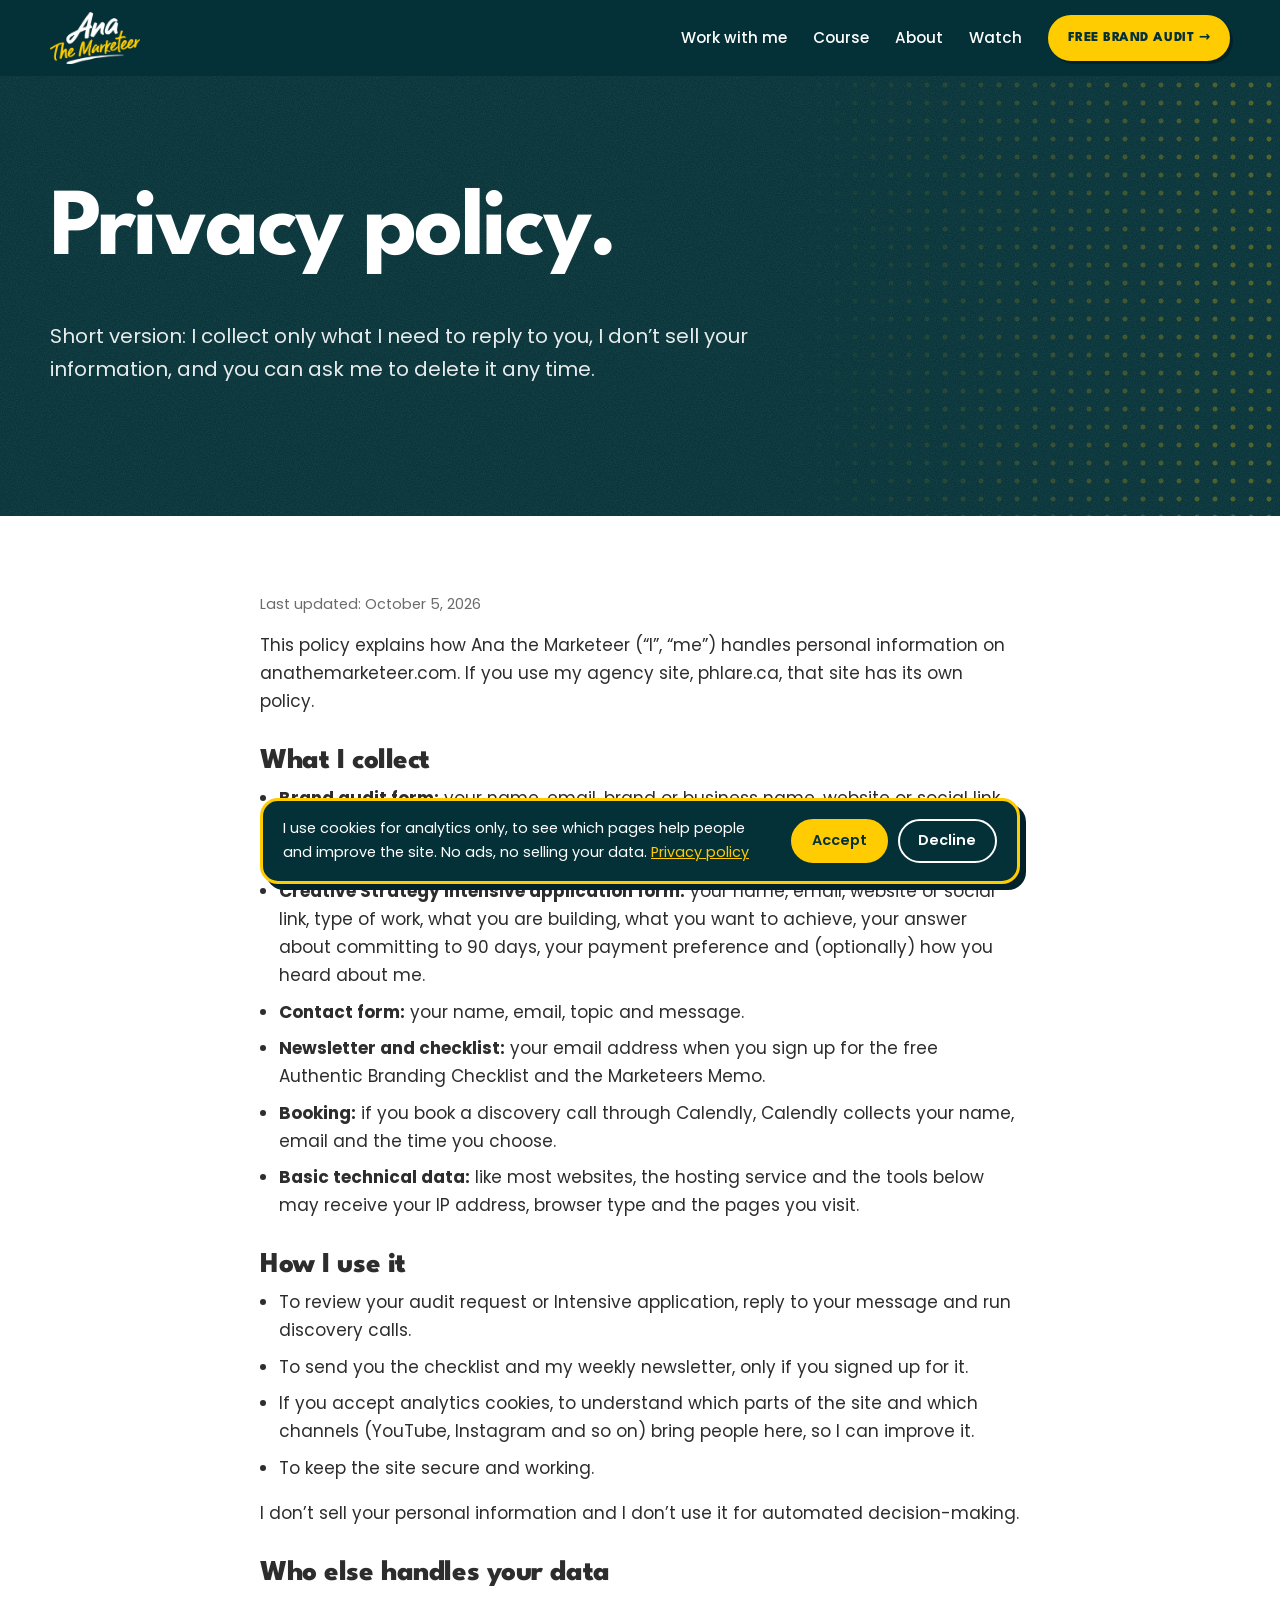
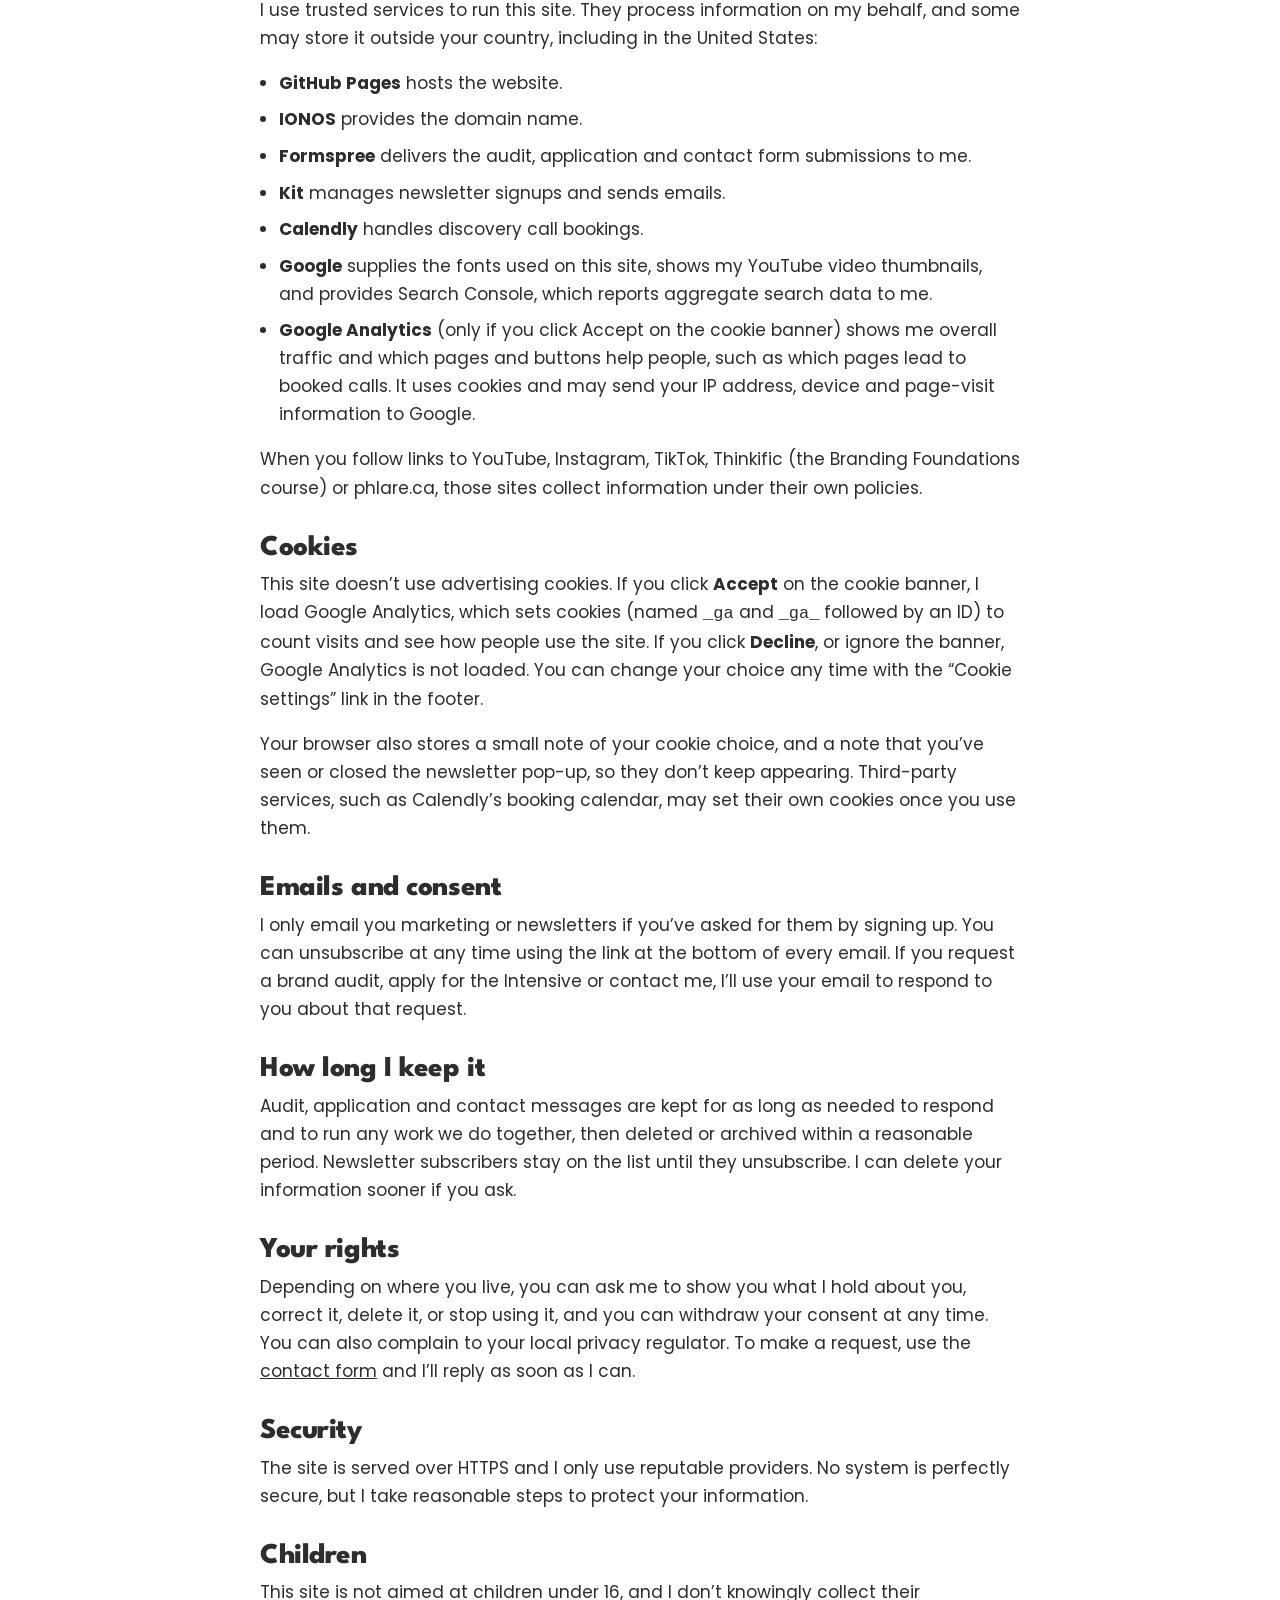
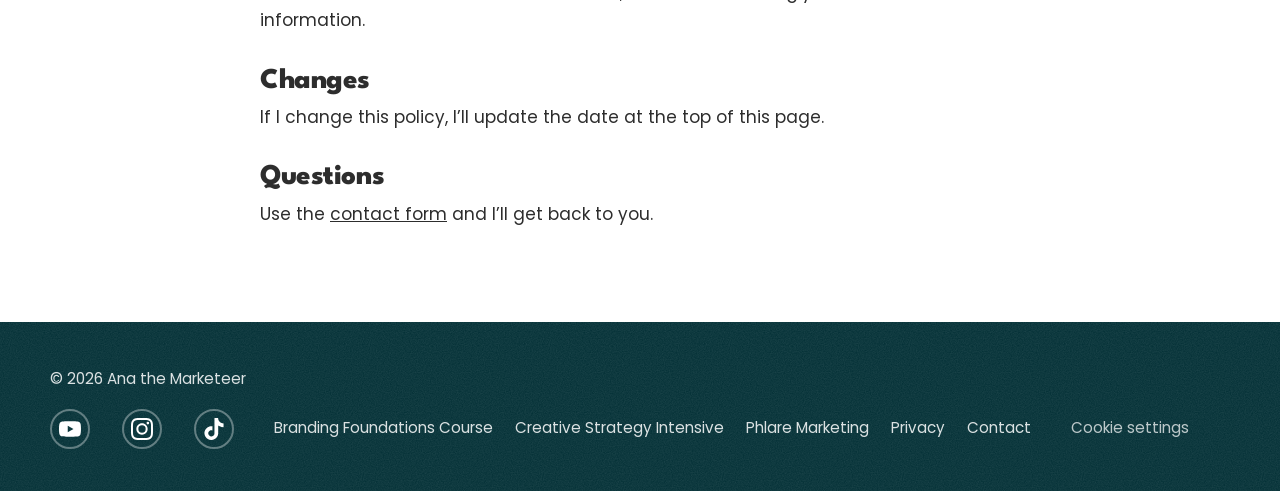
<file: privacy.html>
<!doctype html>
<html lang="en">
<head>
  <meta charset="utf-8">
  <meta name="viewport" content="width=device-width, initial-scale=1">
  <title>Privacy Policy | Ana the Marketeer</title>
  <meta name="description" content="How Ana the Marketeer collects, uses and protects your information when you use this website, join the newsletter, request a brand audit or apply for the Creative Strategy Intensive.">
  <link rel="canonical" href="https://anathemarketeer.com/privacy">
  <meta name="theme-color" content="#043137">
  <meta property="og:site_name" content="Ana the Marketeer">
  <meta property="og:locale" content="en_US">
  <meta property="og:type" content="website">
  <meta property="og:url" content="https://anathemarketeer.com/privacy">
  <meta property="og:title" content="Privacy Policy | Ana the Marketeer">
  <meta property="og:description" content="How Ana the Marketeer collects, uses and protects your information when you use this website, join the newsletter, request a brand audit or apply for the Creative Strategy Intensive.">
  <meta property="og:image" content="https://anathemarketeer.com/og-share.jpg">
  <meta property="og:image:width" content="1200">
  <meta property="og:image:height" content="630">
  <meta property="og:image:alt" content="Ana the Marketeer laughing on a counter next to the headline: Your brand deserves a strategy, not more random marketing.">
  <meta name="twitter:card" content="summary_large_image">
  <meta name="twitter:title" content="Privacy Policy | Ana the Marketeer">
  <meta name="twitter:description" content="How Ana the Marketeer collects, uses and protects your information when you use this website, join the newsletter, request a brand audit or apply for the Creative Strategy Intensive.">
  <meta name="twitter:image" content="https://anathemarketeer.com/og-share.jpg">
  <link rel="icon" href="/favicon.ico" sizes="48x48">
  <link rel="icon" type="image/png" sizes="32x32" href="/favicon-32.png">
  <link rel="icon" type="image/png" sizes="192x192" href="/favicon-192.png">
  <link rel="apple-touch-icon" href="/apple-touch-icon.png">
  <link rel="preconnect" href="https://fonts.googleapis.com">
  <link rel="preconnect" href="https://fonts.gstatic.com" crossorigin>
  <link href="https://fonts.googleapis.com/css2?family=League+Spartan:wght@500;700;800&family=Oswald:wght@500;700&family=Poppins:wght@400;500;600&display=swap" rel="stylesheet">
  <link rel="stylesheet" href="styles.css?v=20261005x">
  <link rel="stylesheet" href="texture.css?v=20261005x">
</head>
<body>

<header class="site-header">
  <div class="wrap">
    <a class="logo" href="/"><img src="logo.png" alt="Ana the Marketeer logo" width="420" height="242"></a>
    <nav class="nav" aria-label="Main">
      <a href="/#help">Work with me</a>
      <a href="/branding-foundations-course">Course</a>
      <a href="/#about">About</a>
      <a href="/#videos">Watch</a>
      <a class="btn btn--small" href="/audit">Free brand audit &rarr;</a>
    </nav>
  </div>
</header>

<main>
  <section class="page-hero">
    <div class="wrap">
      <h1>Privacy policy.</h1>
      <p>Short version: I collect only what I need to reply to you, I don&rsquo;t sell your information, and you can ask me to delete it any time.</p>
    </div>
  </section>

  <section class="legal">
    <div class="wrap prose">
      <p class="updated">Last updated: October 5, 2026</p>

      <p>This policy explains how Ana the Marketeer (&ldquo;I&rdquo;, &ldquo;me&rdquo;) handles personal information on anathemarketeer.com. If you use my agency site, phlare.ca, that site has its own policy.</p>

      <h2>What I collect</h2>
      <ul>
        <li><strong>Brand audit form:</strong> your name, email, brand or business name, website or social link, type of work, your biggest challenge, budget range and (optionally) how you heard about me.</li>
        <li><strong>Creative Strategy Intensive application form:</strong> your name, email, website or social link, type of work, what you are building, what you want to achieve, your answer about committing to 90 days, your payment preference and (optionally) how you heard about me.</li>
        <li><strong>Contact form:</strong> your name, email, topic and message.</li>
        <li><strong>Newsletter and checklist:</strong> your email address when you sign up for the free Authentic Branding Checklist and the Marketeers Memo.</li>
        <li><strong>Booking:</strong> if you book a discovery call through Calendly, Calendly collects your name, email and the time you choose.</li>
        <li><strong>Basic technical data:</strong> like most websites, the hosting service and the tools below may receive your IP address, browser type and the pages you visit.</li>
      </ul>

      <h2>How I use it</h2>
      <ul>
        <li>To review your audit request or Intensive application, reply to your message and run discovery calls.</li>
        <li>To send you the checklist and my weekly newsletter, only if you signed up for it.</li>
        <li>If you accept analytics cookies, to understand which parts of the site and which channels (YouTube, Instagram and so on) bring people here, so I can improve it.</li>
        <li>To keep the site secure and working.</li>
      </ul>
      <p>I don&rsquo;t sell your personal information and I don&rsquo;t use it for automated decision-making.</p>

      <h2>Who else handles your data</h2>
      <p>I use trusted services to run this site. They process information on my behalf, and some may store it outside your country, including in the United States:</p>
      <ul>
        <li><strong>GitHub Pages</strong> hosts the website.</li>
        <li><strong>IONOS</strong> provides the domain name.</li>
        <li><strong>Formspree</strong> delivers the audit, application and contact form submissions to me.</li>
        <li><strong>Kit</strong> manages newsletter signups and sends emails.</li>
        <li><strong>Calendly</strong> handles discovery call bookings.</li>
        <li><strong>Google</strong> supplies the fonts used on this site, shows my YouTube video thumbnails, and provides Search Console, which reports aggregate search data to me.</li>
        <li><strong>Google Analytics</strong> (only if you click Accept on the cookie banner) shows me overall traffic and which pages and buttons help people, such as which pages lead to booked calls. It uses cookies and may send your IP address, device and page-visit information to Google.</li>
      </ul>
      <p>When you follow links to YouTube, Instagram, TikTok, Thinkific (the Branding Foundations course) or phlare.ca, those sites collect information under their own policies.</p>

      <h2>Cookies</h2>
      <p>This site doesn&rsquo;t use advertising cookies. If you click <strong>Accept</strong> on the cookie banner, I load Google Analytics, which sets cookies (named <code>_ga</code> and <code>_ga_</code> followed by an ID) to count visits and see how people use the site. If you click <strong>Decline</strong>, or ignore the banner, Google Analytics is not loaded. You can change your choice any time with the &ldquo;Cookie settings&rdquo; link in the footer.</p>
      <p>Your browser also stores a small note of your cookie choice, and a note that you&rsquo;ve seen or closed the newsletter pop-up, so they don&rsquo;t keep appearing. Third-party services, such as Calendly&rsquo;s booking calendar, may set their own cookies once you use them.</p>

      <h2>Emails and consent</h2>
      <p>I only email you marketing or newsletters if you&rsquo;ve asked for them by signing up. You can unsubscribe at any time using the link at the bottom of every email. If you request a brand audit, apply for the Intensive or contact me, I&rsquo;ll use your email to respond to you about that request.</p>

      <h2>How long I keep it</h2>
      <p>Audit, application and contact messages are kept for as long as needed to respond and to run any work we do together, then deleted or archived within a reasonable period. Newsletter subscribers stay on the list until they unsubscribe. I can delete your information sooner if you ask.</p>

      <h2>Your rights</h2>
      <p>Depending on where you live, you can ask me to show you what I hold about you, correct it, delete it, or stop using it, and you can withdraw your consent at any time. You can also complain to your local privacy regulator. To make a request, use the <a href="/contact">contact form</a> and I&rsquo;ll reply as soon as I can.</p>

      <h2>Security</h2>
      <p>The site is served over HTTPS and I only use reputable providers. No system is perfectly secure, but I take reasonable steps to protect your information.</p>

      <h2>Children</h2>
      <p>This site is not aimed at children under 16, and I don&rsquo;t knowingly collect their information.</p>

      <h2>Changes</h2>
      <p>If I change this policy, I&rsquo;ll update the date at the top of this page.</p>

      <h2>Questions</h2>
      <p>Use the <a href="/contact">contact form</a> and I&rsquo;ll get back to you.</p>
    </div>
  </section>
</main>

<footer class="site-footer">
  <div class="wrap">
    <div>&copy; <span id="year">2026</span> Ana the Marketeer</div>
    <div>
      <div class="social">
        <a href="https://www.youtube.com/@AnaTheMarketeer" target="_blank" rel="noopener noreferrer" aria-label="Ana the Marketeer on YouTube"><svg viewBox="0 0 24 24" width="22" height="22" aria-hidden="true" focusable="false"><path fill="currentColor" d="M23.498 6.186a3.016 3.016 0 0 0-2.122-2.136C19.505 3.545 12 3.545 12 3.545s-7.505 0-9.377.505A3.017 3.017 0 0 0 .502 6.186C0 8.07 0 12 0 12s0 3.93.502 5.814a3.016 3.016 0 0 0 2.122 2.136c1.871.505 9.376.505 9.376.505s7.505 0 9.377-.505a3.015 3.015 0 0 0 2.122-2.136C24 15.93 24 12 24 12s0-3.93-.502-5.814zM9.545 15.568V8.432L15.818 12l-6.273 3.568z"/></svg></a>
        <a href="https://www.instagram.com/anathemarketeer" target="_blank" rel="noopener noreferrer" aria-label="Ana the Marketeer on Instagram"><svg viewBox="0 0 24 24" width="22" height="22" aria-hidden="true" focusable="false"><path fill="currentColor" d="M7.0301.084c-1.2768.0602-2.1487.264-2.911.5634-.7888.3075-1.4575.72-2.1228 1.3877-.6652.6677-1.075 1.3368-1.3802 2.127-.2954.7638-.4956 1.6365-.552 2.914-.0564 1.2775-.0689 1.6882-.0626 4.947.0062 3.2586.0206 3.6671.0825 4.9473.061 1.2765.264 2.1482.5635 2.9107.308.7889.72 1.4573 1.388 2.1228.6679.6655 1.3365 1.0743 2.1285 1.38.7632.295 1.6361.4961 2.9134.552 1.2773.056 1.6884.069 4.9462.0627 3.2578-.0062 3.668-.0207 4.9478-.0814 1.28-.0607 2.147-.2652 2.9098-.5633.7889-.3086 1.4578-.72 2.1228-1.3881.665-.6682 1.0745-1.3378 1.3795-2.1284.2957-.7632.4966-1.636.552-2.9124.056-1.2809.0692-1.6898.063-4.948-.0063-3.2583-.021-3.6668-.0817-4.9465-.0607-1.2797-.264-2.1487-.5633-2.9117-.3084-.7889-.72-1.4568-1.3876-2.1228C21.2982 1.33 20.628.9208 19.8378.6165 19.074.321 18.2017.1197 16.9244.0645 15.6471.0093 15.236-.005 11.977.0014 8.718.0076 8.31.0215 7.0301.0839m.1402 21.6932c-1.17-.0509-1.8053-.2453-2.2287-.408-.5606-.216-.96-.4771-1.3819-.895-.422-.4178-.6811-.8186-.9-1.378-.1644-.4234-.3624-1.058-.4171-2.228-.0595-1.2645-.072-1.6442-.079-4.848-.007-3.2037.0053-3.583.0607-4.848.05-1.169.2456-1.805.408-2.2282.216-.5613.4762-.96.895-1.3816.4188-.4217.8184-.6814 1.3783-.9003.423-.1651 1.0575-.3614 2.227-.4171 1.2655-.06 1.6447-.072 4.848-.079 3.2033-.007 3.5835.005 4.8495.0608 1.169.0508 1.8053.2445 2.228.408.5608.216.96.4754 1.3816.895.4217.4194.6816.8176.9005 1.3787.1653.4217.3617 1.056.4169 2.2263.0602 1.2655.0739 1.645.0796 4.848.0058 3.203-.0055 3.5834-.061 4.848-.051 1.17-.245 1.8055-.408 2.2294-.216.5604-.4763.96-.8954 1.3814-.419.4215-.8181.6811-1.3783.9-.4224.1649-1.0577.3617-2.2262.4174-1.2656.0595-1.6448.072-4.8493.079-3.2045.007-3.5825-.006-4.848-.0608M16.953 5.5864A1.44 1.44 0 1 0 18.39 4.144a1.44 1.44 0 0 0-1.437 1.4424M5.8385 12.012c.0067 3.4032 2.7706 6.1557 6.173 6.1493 3.4026-.0065 6.157-2.7701 6.1506-6.1733-.0065-3.4032-2.771-6.1565-6.174-6.1498-3.403.0067-6.156 2.771-6.1496 6.1738M8 12.0077a4 4 0 1 1 4.008 3.9921A3.9996 3.9996 0 0 1 8 12.0077"/></svg></a>
        <a href="https://www.tiktok.com/@anathemarketeer" target="_blank" rel="noopener noreferrer" aria-label="Ana the Marketeer on TikTok"><svg viewBox="0 0 24 24" width="22" height="22" aria-hidden="true" focusable="false"><path fill="currentColor" d="M12.525.02c1.31-.02 2.61-.01 3.91-.02.08 1.53.63 3.09 1.75 4.17 1.12 1.11 2.7 1.62 4.24 1.79v4.03c-1.44-.05-2.89-.35-4.2-.97-.57-.26-1.1-.59-1.62-.93-.01 2.92.01 5.84-.02 8.75-.08 1.4-.54 2.79-1.35 3.94-1.31 1.92-3.58 3.17-5.91 3.21-1.43.08-2.86-.31-4.08-1.03-2.02-1.19-3.44-3.37-3.65-5.71-.02-.5-.03-1-.01-1.49.18-1.9 1.12-3.72 2.58-4.96 1.66-1.44 3.98-2.13 6.15-1.72.02 1.48-.04 2.96-.04 4.44-.99-.32-2.15-.23-3.02.37-.63.41-1.11 1.04-1.36 1.75-.21.51-.15 1.07-.14 1.61.24 1.64 1.82 3.02 3.5 2.87 1.12-.01 2.19-.66 2.77-1.61.19-.33.4-.67.41-1.06.1-1.79.06-3.57.07-5.36.01-4.03-.01-8.05.02-12.07z"/></svg></a>
      </div>
      <a href="/branding-foundations-course">Branding Foundations Course</a>
      <a href="/creative-strategy">Creative Strategy Intensive</a>
      <a href="https://phlare.ca" target="_blank" rel="noopener noreferrer">Phlare Marketing</a>
      <a href="/privacy">Privacy</a>
      <a href="/contact">Contact</a>
    </div>
  </div>
</footer>

<script>document.getElementById("year").textContent = new Date().getFullYear();</script>
<script src="/analytics.js?v=20261005x"></script>
</body>
</html>
</file>
<file: styles.css>
/* Ana the Marketeer — styles
   Brand palette: Dark Azure #043137, Yellow #FFCB01, White, Dark Grey #2D2D2D
   Type: League Spartan / Oswald (display), Poppins (body) */

:root {
  --azure: #043137;
  --azure-deep: #02222a;
  --azure-soft: #0b4a54;
  --yellow: #ffcb01;
  --white: #ffffff;
  --ink: #2d2d2d;
  --paper: #f3f6f6;
  --line: rgba(4, 49, 55, 0.16);
  --radius: 18px;
  --head: "League Spartan", "Oswald", system-ui, sans-serif;
  --display: "Oswald", "League Spartan", system-ui, sans-serif;
  --body: "Poppins", system-ui, sans-serif;
}

*,
*::before,
*::after { box-sizing: border-box; }

html { scroll-behavior: smooth; }

body {
  margin: 0;
  font-family: var(--body);
  font-size: 1.0625rem;
  line-height: 1.65;
  color: var(--ink);
  background: var(--white);
  overflow-x: hidden;
}

img { max-width: 100%; display: block; }
a { color: inherit; }

:focus-visible {
  outline: 3px solid var(--yellow);
  outline-offset: 3px;
}
.on-yellow :focus-visible,
.cta-final :focus-visible { outline-color: var(--azure); }

.wrap { width: min(1180px, 100% - 40px); margin-inline: auto; }

h1, h2, h3 {
  font-family: var(--head);
  line-height: 1;
  margin: 0 0 0.45em;
  letter-spacing: -0.015em;
}
h2 { font-size: clamp(2.2rem, 5.5vw, 4rem); font-weight: 800; }
h3 { font-size: 1.6rem; font-weight: 800; }

p { margin: 0 0 1em; max-width: 60ch; }
.lead { font-size: clamp(1.1rem, 2vw, 1.3rem); }

section { padding: clamp(44px, 6vw, 80px) 0; }

/* ---------- Buttons ---------- */
.btn {
  display: inline-block;
  font-family: var(--head);
  font-weight: 800;
  font-size: 1.05rem;
  letter-spacing: 0.04em;
  text-transform: uppercase;
  text-decoration: none;
  padding: 0.95em 1.7em;
  border-radius: 999px;
  border: 3px solid var(--yellow);
  background: var(--yellow);
  color: var(--azure);
  cursor: pointer;
  box-shadow: 4px 4px 0 var(--azure-deep);
  transition: transform 0.12s ease, box-shadow 0.12s ease;
}
.btn:hover { transform: translate(-2px, -2px); box-shadow: 7px 7px 0 var(--azure-deep); }
.btn:active { transform: translate(2px, 2px); box-shadow: 1px 1px 0 var(--azure-deep); }

.btn--ghost { background: transparent; color: var(--white); border-color: var(--white); box-shadow: 4px 4px 0 var(--yellow); }
.btn--ghost:hover { box-shadow: 7px 7px 0 var(--yellow); }
.btn--dark { background: var(--azure); border-color: var(--azure); color: var(--white); box-shadow: 4px 4px 0 var(--yellow); }
.btn--dark:hover { box-shadow: 7px 7px 0 var(--yellow); }
.btn--outline { background: var(--white); color: var(--azure); border-color: var(--azure); box-shadow: 4px 4px 0 var(--azure); }
.btn--outline:hover { box-shadow: 7px 7px 0 var(--azure); }
.btn--small { font-size: 0.85rem; padding: 0.65em 1.2em; box-shadow: 3px 3px 0 var(--azure-deep); }

/* ---------- Header ---------- */
.site-header { background: var(--azure); color: var(--white); position: relative; z-index: 5; }
.site-header .wrap {
  display: flex;
  align-items: center;
  justify-content: space-between;
  gap: 16px;
  padding-block: 12px;
}
.logo {
  font-family: var(--head);
  font-weight: 800;
  font-size: 1.45rem;
  text-decoration: none;
  letter-spacing: 0.01em;
}
.logo span { color: var(--yellow); }
.logo img { height: 52px; width: auto; }
.nav { display: flex; align-items: center; gap: 26px; }
.nav a:not(.btn) { text-decoration: none; font-weight: 500; font-size: 0.95rem; }
.nav a:not(.btn):hover { color: var(--yellow); }
@media (max-width: 760px) { .nav a:not(.btn) { display: none; } }

/* ---------- 1. Hero ---------- */
.hero {
  background: var(--azure);
  color: var(--white);
  padding: clamp(28px, 4vw, 52px) 0 clamp(40px, 5vw, 64px);
  overflow: hidden;
}
.hero-grid {
  display: grid;
  grid-template-columns: 1.25fr 0.75fr;
  gap: clamp(28px, 5vw, 72px);
  align-items: center;
}
.hero h1 {
  font-size: clamp(2rem, 4.7vw, 4rem);
  font-weight: 800;
  line-height: 1;
  letter-spacing: -0.025em;
  max-width: 16ch;
  margin-bottom: 0.4em;
  animation: rise 0.7s cubic-bezier(0.2, 0.8, 0.2, 1) both;
}
.hero .sub {
  font-size: clamp(1rem, 1.6vw, 1.15rem);
  max-width: 34em;
  margin-bottom: 0;
  color: rgba(255, 255, 255, 0.92);
  animation: rise 0.7s 0.12s cubic-bezier(0.2, 0.8, 0.2, 1) both;
}
.hero-actions { display: flex; flex-wrap: wrap; gap: 16px; margin-top: 1.4rem; }

.stat-line {
  list-style: none;
  margin: 1.4rem 0 0;
  padding: 0;
  display: flex;
  flex-wrap: wrap;
  gap: 8px 0;
  font-size: 0.95rem;
  font-weight: 500;
  color: rgba(255, 255, 255, 0.85);
}
.stat-line li { padding-right: 16px; margin-right: 16px; border-right: 2px solid var(--yellow); }
.stat-line li:last-child { border-right: 0; margin-right: 0; padding-right: 0; }
.stat-line strong { color: var(--yellow); font-family: var(--head); font-size: 1.2rem; }

.face-wrap { position: relative; justify-self: center; width: min(360px, 100%); }
.face {
  position: relative;
  aspect-ratio: 1 / 1;
  background: var(--yellow);
  border-radius: var(--radius);
  transform: rotate(3deg);
  box-shadow: 10px 10px 0 var(--azure-deep);
  overflow: hidden;
  display: grid;
  place-items: center;
  text-align: center;
  padding: 24px;
  color: var(--azure);
  font-family: var(--head);
  font-weight: 800;
  font-size: 1.4rem;
  line-height: 1.1;
}
.face img { position: absolute; inset: 0; width: 100%; height: 100%; object-fit: cover; object-position: center top; }
.sticker {
  position: absolute;
  left: -22px;
  bottom: 34px;
  z-index: 2;
  transform: rotate(-8deg);
  background: var(--white);
  color: var(--azure);
  font-family: var(--head);
  font-weight: 800;
  font-size: 1.05rem;
  line-height: 1.05;
  padding: 14px 18px;
  border: 3px solid var(--azure);
  border-radius: 12px;
  box-shadow: 4px 4px 0 var(--azure-deep);
}

@media (max-width: 900px) {
  .hero-grid { grid-template-columns: 1fr; }
  .face-wrap { width: min(320px, 82%); justify-self: start; margin-left: 10px; }
}

@keyframes rise {
  from { opacity: 0; transform: translateY(28px); }
  to { opacity: 1; transform: none; }
}

/* ---------- Ticker ---------- */
.ticker {
  background: var(--yellow);
  color: var(--azure);
  border-block: 4px solid var(--azure-deep);
  overflow: hidden;
  white-space: nowrap;
  padding: 14px 0;
  font-family: var(--display);
  font-weight: 700;
  font-size: clamp(1.1rem, 2.4vw, 1.5rem);
  text-transform: uppercase;
  letter-spacing: 0.03em;
}
.ticker-track { display: inline-flex; animation: slide 48s linear infinite; }
.ticker-track > div { display: inline-flex; }
.ticker:hover .ticker-track { animation-play-state: paused; }
.ticker-track span { padding-right: 2.2rem; }
.ticker-track span::after { content: "✦"; padding-left: 2.2rem; }
@keyframes slide { to { transform: translateX(-50%); } }

/* ---------- 2. YouTube ---------- */
.yt { background: var(--paper); }
.yt-grid { display: grid; grid-template-columns: 0.9fr 1.1fr; gap: clamp(28px, 5vw, 72px); align-items: center; }
.yt h2 { max-width: none; font-size: clamp(2rem, 4vw, 3.4rem); }
.yt .video-grid { margin: 3rem 0 0; }
@media (max-width: 900px) { .yt-grid { grid-template-columns: 1fr; } .yt h2 { max-width: none; } }

.video {
  display: block;
  text-decoration: none;
  background: var(--azure);
  border: 3px solid var(--azure);
  border-radius: var(--radius);
  box-shadow: 8px 8px 0 var(--yellow);
  overflow: hidden;
  transition: transform 0.12s ease, box-shadow 0.12s ease;
}
.video:hover { transform: translate(-3px, -3px); box-shadow: 11px 11px 0 var(--yellow); }
.thumb { position: relative; aspect-ratio: 16 / 9; background: var(--azure-soft); }
.thumb img { width: 100%; height: 100%; object-fit: cover; }
.thumb::after {
  content: "";
  position: absolute;
  left: 50%;
  top: 50%;
  width: 74px;
  height: 74px;
  margin: -37px 0 0 -37px;
  border-radius: 50%;
  background: var(--yellow)
    url("data:image/svg+xml,%3Csvg xmlns='http://www.w3.org/2000/svg' viewBox='0 0 24 24'%3E%3Cpath fill='%23043137' d='M9 6.5v11l9-5.5z'/%3E%3C/svg%3E")
    center / 60% no-repeat;
  border: 3px solid var(--azure);
}
.video-title { padding: 16px 20px 18px; color: var(--white); font-weight: 600; line-height: 1.35; }


/* ---------- 3. What I do ---------- */
.work { background: var(--paper); color: var(--azure); }
.work h2 { max-width: 14ch; }
.work .lead { color: var(--ink); }
.cards {
  display: grid;
  grid-template-columns: repeat(3, 1fr);
  gap: 26px;
  margin-top: 3rem;
}
.card {
  display: flex;
  flex-direction: column;
  border-radius: var(--radius);
  padding: 34px 30px 32px;
  border: 3px solid var(--azure-deep);
  box-shadow: 8px 8px 0 var(--azure-deep);
  min-height: 270px;
}
.card .icon { font-size: 2.4rem; line-height: 1; margin-bottom: 1.2rem; }
.card h3 { font-size: clamp(1.8rem, 3vw, 2.3rem); text-transform: uppercase; letter-spacing: 0; }
.card p { flex-grow: 1; font-size: 1.05rem; }
.card--yellow { background: var(--yellow); color: var(--azure); }
.card--white { background: var(--white); color: var(--azure); }
.card--line { background: var(--azure-soft); color: var(--white); border-color: var(--yellow); }
.card .btn { align-self: flex-start; }
.card--yellow .btn { background: var(--azure); border-color: var(--azure); color: var(--white); box-shadow: 4px 4px 0 var(--white); }
.card--white .btn { background: var(--yellow); }
/* Business box (points to phlare.ca) */
.biz {
  display: flex;
  flex-wrap: wrap;
  align-items: center;
  justify-content: space-between;
  gap: 18px 32px;
  margin-top: 2.4rem;
  padding: 26px 30px;
  background: var(--white);
  border: 3px solid var(--azure);
  border-radius: var(--radius);
  box-shadow: 6px 6px 0 var(--azure);
}
.biz h3 { margin: 0 0 0.25em; }
.biz p { margin: 0; color: var(--ink); }

@media (max-width: 960px) {
  .cards { grid-template-columns: 1fr; }
  .card { min-height: 0; transform: none !important; }
}

/* ---------- 5. Proof ---------- */
.stats {
  display: grid;
  grid-template-columns: repeat(4, 1fr);
  gap: 22px;
  margin: 1.4rem 0 0;
}
.stat {
  border: 3px solid var(--azure);
  border-radius: var(--radius);
  padding: 18px 20px;
  background: var(--white);
}
.stat b {
  display: block;
  font-family: var(--head);
  font-weight: 800;
  font-size: clamp(2.1rem, 3.6vw, 3rem);
  line-height: 1;
  color: var(--azure);
  margin-bottom: 8px;
}
.stat span { font-weight: 500; line-height: 1.3; display: block; }
.stat:nth-child(2) { background: var(--yellow); }


/* Brands I've worked with: static, white logos on dark */
.brands { background: var(--azure); color: var(--white); padding: 40px 0 44px; text-align: center; }
.brands-label {
  margin: 0 auto 26px;
  max-width: none;
  font-size: 0.8rem;
  font-weight: 600;
  letter-spacing: 0.14em;
  text-transform: uppercase;
  color: rgba(255, 255, 255, 0.8);
}
.brand-logos {
  list-style: none;
  margin: 0 auto;
  padding: 0;
  max-width: 1000px;
  display: flex;
  flex-wrap: wrap;
  justify-content: center;
  align-items: center;
  gap: 22px 56px;
}
.brand-logos li { display: flex; align-items: center; height: 48px; }
.brand-logos img { max-height: 44px; max-width: 170px; width: auto; object-fit: contain; filter: brightness(0) invert(1); }
.brand-logos li span { font-family: var(--head); font-weight: 800; font-size: clamp(1.15rem, 2.4vw, 1.6rem); color: var(--white); white-space: nowrap; }
@media (max-width: 900px) { .stats { grid-template-columns: repeat(2, 1fr); } }
@media (max-width: 480px) { .stats { grid-template-columns: 1fr; } }

/* ---------- Video grid ---------- */
.video-grid {
  display: grid;
  grid-template-columns: repeat(3, 1fr);
  gap: 28px;
  margin: 2.6rem 0 3.2rem;
}
.video-grid .video { box-shadow: 6px 6px 0 var(--azure); }
.video-grid .video:hover { box-shadow: 9px 9px 0 var(--azure); }
.video-grid .thumb::after { width: 56px; height: 56px; margin: -28px 0 0 -28px; }

@media (max-width: 900px) { .video-grid { grid-template-columns: 1fr; } }

/* ---------- Newsletter ---------- */
/* Compact two-column opt-in, sits under the hero (about 150px tall on desktop) */
.optin { background: var(--azure-soft); color: var(--white); padding: 26px 0; }
.optin-grid {
  display: grid;
  grid-template-columns: minmax(0, 1fr) minmax(0, 1fr);
  gap: 12px 40px;
  align-items: center;
}
.optin h2 { font-size: clamp(1.4rem, 2.4vw, 1.9rem); line-height: 1.05; margin: 0 0 0.3em; max-width: none; }
.optin p { margin: 0; font-size: 0.95rem; max-width: none; color: rgba(255, 255, 255, 0.9); }
.optin .signup-form { margin: 0; max-width: none; flex-wrap: nowrap; gap: 12px; }
.optin .signup-form input[type="email"] { flex: 1 1 auto; min-width: 0; padding: 0.75em 1em; }
.optin .btn { padding: 0.8em 1.3em; font-size: 0.95rem; white-space: nowrap; }
.optin .fineprint { margin: 0.6rem 0 0; font-size: 0.8rem; }
@media (max-width: 800px) {
  .optin { padding: 18px 0; }
  .optin-grid { grid-template-columns: minmax(0, 1fr); gap: 10px; }
  .optin-grid > div:first-child p { display: none; }
  .optin h2 { margin: 0; }
  .optin .fineprint { margin-top: 0.4rem; }
}
.signup-form {
  display: flex;
  flex-wrap: wrap;
  gap: 14px;
  margin-top: 1.6rem;
  max-width: 600px;
}
.signup-form input[type="email"],
.contact-form input,
.contact-form select,
.contact-form textarea {
  flex: 1 1 250px;
  font: inherit;
  padding: 0.95em 1.2em;
  border-radius: 12px;
  border: 3px solid var(--azure);
  background: var(--white);
  color: var(--ink);
}
.fineprint { font-size: 0.85rem; opacity: 0.8; margin-top: 1rem; }

/* ---------- 7. Course ---------- */
.course { background: var(--white); }
.course-card {
  display: grid;
  grid-template-columns: 1.2fr 0.8fr;
  gap: clamp(24px, 5vw, 64px);
  align-items: center;
  background: var(--yellow);
  color: var(--azure);
  border: 4px solid var(--azure);
  border-radius: 26px;
  box-shadow: 12px 12px 0 var(--azure);
  padding: clamp(28px, 5vw, 60px);
}
.course-card h2 { font-size: clamp(2.2rem, 5vw, 3.6rem); }
.course-card .btn { background: var(--azure); border-color: var(--azure); color: var(--white); box-shadow: 4px 4px 0 var(--white); }
.course-card .btn:hover { box-shadow: 7px 7px 0 var(--white); }
.course-img {
  width: 100%;
  height: auto;
  aspect-ratio: 16 / 9;
  object-fit: cover;
  border: 4px solid var(--azure);
  border-radius: var(--radius);
  box-shadow: 6px 6px 0 var(--azure);
  transform: rotate(2deg);
}
@media (max-width: 900px) { .course-card { grid-template-columns: 1fr; } .course-img { transform: none; } }

/* ---------- 8. About ---------- */
.about { background: var(--white); }
.about-grid {
  display: grid;
  grid-template-columns: 0.8fr 1.2fr;
  gap: clamp(28px, 6vw, 80px);
  align-items: center;
}
.about .face { aspect-ratio: 4 / 5; transform: rotate(-3deg); background: var(--azure); color: var(--yellow); box-shadow: 10px 10px 0 var(--yellow); }
.about h2 { max-width: 22ch; font-size: clamp(1.6rem, 3vw, 2.3rem); }
.story { margin-top: 1.4rem; }
.story summary {
  display: inline-block;
  cursor: pointer;
  list-style: none;
  font-family: var(--head);
  font-weight: 800;
  text-transform: uppercase;
  letter-spacing: 0.04em;
  border-bottom: 4px solid var(--yellow);
  padding-bottom: 2px;
}
.story summary::-webkit-details-marker { display: none; }
.story[open] summary { margin-bottom: 1.2rem; }
@media (max-width: 900px) { .about-grid { grid-template-columns: 1fr; } .about .face-wrap { width: min(320px, 82%); } }

/* ---------- 9. Final CTA ---------- */
.cta-final {
  background: var(--yellow);
  color: var(--azure);
  text-align: left;
  padding: clamp(56px, 8vw, 100px) 0;
}
.cta-final h2 {
  font-family: var(--display);
  text-transform: uppercase;
  font-size: clamp(2.3rem, 8vw, 6.6rem);
  max-width: 14ch;
  line-height: 0.98;
  overflow-wrap: break-word;
}
.cta-final .btn { background: var(--azure); border-color: var(--azure); color: var(--white); box-shadow: 5px 5px 0 var(--white); }
.cta-final .btn:hover { box-shadow: 8px 8px 0 var(--white); }
.cta-final .aside { margin-top: 2rem; font-weight: 600; }

/* ---------- Footer ---------- */
.site-footer { background: var(--azure); color: rgba(255, 255, 255, 0.85); padding: 44px 0; font-size: 0.95rem; }
.site-footer .wrap { display: flex; flex-wrap: wrap; justify-content: space-between; gap: 18px; }
.site-footer a { text-decoration: none; margin-right: 18px; }
.site-footer a:hover { color: var(--yellow); }

/* ---------- Contact page ---------- */
.page-hero { background: var(--azure); color: var(--white); padding: clamp(56px, 9vw, 110px) 0; }
.page-hero h1 {
  font-size: clamp(3rem, 8vw, 6rem);
  line-height: 0.95;
  letter-spacing: -0.03em;
  max-width: 12ch;
}
.page-hero p { font-size: 1.25rem; color: rgba(255, 255, 255, 0.9); }
.routes { display: grid; grid-template-columns: repeat(3, 1fr); gap: 26px; }
.route {
  display: flex;
  flex-direction: column;
  border: 3px solid var(--azure);
  border-radius: var(--radius);
  padding: 30px;
  background: var(--white);
  box-shadow: 6px 6px 0 var(--yellow);
}
.route p { flex-grow: 1; }
.route .btn { align-self: flex-start; }
@media (max-width: 900px) { .routes { grid-template-columns: 1fr; } }

.contact-form { display: grid; grid-template-columns: minmax(0,1fr); gap: 18px; max-width: 660px; }
.contact-form input, .contact-form select, .contact-form textarea { max-width: 100%; box-sizing: border-box; }
.contact-form label { font-weight: 600; font-size: 0.95rem; }
.contact-form .field { display: grid; grid-template-columns: minmax(0,1fr); gap: 6px; }
.contact-form input, .contact-form select, .contact-form textarea { width: 100%; }
.contact-form textarea { min-height: 160px; resize: vertical; }
.hp { position: absolute; left: -9999px; }
.band { background: var(--paper); }
.section-head { margin-bottom: 2.2rem; }

/* ---------- Pop-up ---------- */
.popup {
  position: fixed;
  inset: 0;
  z-index: 50;
  display: none;
  place-items: center;
  padding: 20px;
  background: rgba(2, 34, 42, 0.78);
}
.popup.is-open { display: grid; }
.popup-card {
  position: relative;
  width: min(540px, 100%);
  background: var(--yellow);
  color: var(--azure);
  border: 4px solid var(--azure);
  border-radius: 22px;
  box-shadow: 10px 10px 0 var(--azure);
  padding: 44px 34px 34px;
}
.popup-card h2 { font-size: clamp(2rem, 6vw, 2.8rem); }
.popup-card .btn { background: var(--azure); border-color: var(--azure); color: var(--white); box-shadow: 4px 4px 0 var(--white); }
.popup-close {
  position: absolute;
  top: 10px;
  right: 14px;
  background: none;
  border: 0;
  font-size: 2.2rem;
  line-height: 1;
  color: var(--azure);
  cursor: pointer;
  padding: 4px 10px;
}

/* ---------- Motion preferences ---------- */
@media (prefers-reduced-motion: reduce) {
  html { scroll-behavior: auto; }
  .hero h1, .hero .sub { animation: none; }
  .ticker { white-space: normal; }
  .ticker-track { animation: none; flex-wrap: wrap; }
  .ticker-track [aria-hidden="true"] { display: none; }
  .btn, .video { transition: none; }
}

/* ---------- Testimonials ---------- */
.quotes { display: grid; grid-template-columns: repeat(3, 1fr); gap: 26px; margin-top: 2.6rem; }
.quote {
  margin: 0;
  display: flex;
  flex-direction: column;
  border: 3px solid var(--azure);
  border-radius: var(--radius);
  padding: 28px 26px;
  box-shadow: 6px 6px 0 var(--azure);
}
.quote blockquote { margin: 0 0 1.4rem; flex-grow: 1; font-size: 1.02rem; line-height: 1.6; }
.quote figcaption { font-weight: 500; line-height: 1.3; }
.quote figcaption strong { display: block; font-family: var(--head); font-weight: 800; font-size: 1.25rem; }
.quote--yellow { background: var(--yellow); color: var(--azure); }
.quote--white { background: var(--white); color: var(--ink); }
.quote--azure { background: var(--azure); color: var(--white); box-shadow: 6px 6px 0 var(--yellow); }
@media (max-width: 900px) { .quotes { grid-template-columns: 1fr; } }

/* ---------- About: links and receipts ---------- */
.about-links { display: flex; flex-wrap: wrap; gap: 14px; margin-top: 1.6rem; }
.receipts { margin-top: clamp(40px, 6vw, 72px); }
.receipts h3 { font-size: clamp(1.7rem, 3.4vw, 2.5rem); margin: 0 0 0.3em; }
.receipts .quotes { margin-top: 2rem; }
.about .about-grid { align-items: start; }
@media (max-width: 480px) { .about-links .btn { width: 100%; text-align: center; } }

/* ---------- Hero note ---------- */
.hero-note { margin: 0.9rem 0 0; font-size: 0.9rem; max-width: 34em; color: rgba(255, 255, 255, 0.78); }

/* ---------- My process ---------- */
.process { background: var(--paper); }
.process .lead { margin-bottom: 2.2rem; }
.steps { list-style: none; margin: 0 0 2.4rem; padding: 0; display: grid; grid-template-columns: repeat(3, 1fr); gap: 26px; counter-reset: step; }
.steps li {
  counter-increment: step;
  position: relative;
  border: 3px solid var(--azure);
  border-radius: var(--radius);
  padding: 34px 26px 28px;
  background: var(--paper);
  box-shadow: 6px 6px 0 var(--azure);
}
.steps li::before {
  content: counter(step);
  position: absolute;
  top: -22px;
  left: 22px;
  width: 44px;
  height: 44px;
  display: grid;
  place-items: center;
  border-radius: 50%;
  background: var(--yellow);
  color: var(--azure);
  border: 3px solid var(--azure);
  font-family: var(--head);
  font-weight: 800;
  font-size: 1.3rem;
}
.steps h3 { margin-bottom: 0.4em; }
.steps p { margin: 0; }
@media (max-width: 900px) { .steps { grid-template-columns: 1fr; gap: 34px; } }

/* ---------- Audit page ---------- */
.audit { background: var(--paper); padding-top: clamp(32px, 5vw, 56px); }
.audit-embed { max-width: 760px; margin: 0 auto; border: 3px solid var(--azure); border-radius: var(--radius); box-shadow: 8px 8px 0 var(--yellow); background: var(--white); overflow: hidden; }
.audit-embed iframe { display: block; width: 100%; height: 1900px; border: 0; }
.audit-fallback { max-width: 760px; margin: 1.4rem auto 0; font-size: 0.95rem; }
@media (max-width: 700px) { .audit-embed iframe { height: 2500px; } }

.process-cta { text-align: center; margin: 0 auto; max-width: none; }

/* ---------- Top banner (opens the checklist pop-up) ---------- */
.topbar { background: var(--azure-deep); color: var(--white); text-align: center; }
.topbar-btn {
  all: unset; box-sizing: border-box; cursor: pointer; display: block; width: 100%;
  padding: 9px 16px; font-family: var(--body); font-size: 0.88rem; font-weight: 500; line-height: 1.3;
}
.topbar-btn strong { color: var(--yellow); font-weight: 600; margin-left: 0.4em; white-space: nowrap; }
.topbar-btn:hover strong, .topbar-btn:focus-visible strong { text-decoration: underline; }
.topbar-btn:focus-visible { outline: 3px solid var(--yellow); outline-offset: -3px; }

/* ---------- Hero stats ---------- */
.stat-line { display: block; margin: 1.4rem 0 0; font-size: 0.95rem; font-weight: 500; color: rgba(255,255,255,0.85); }
.stat-line span { display: block; }
.stat-line .roles { margin-top: 0.3em; font-size: 0.85rem; letter-spacing: 0.08em; text-transform: uppercase; opacity: 0.8; }

/* ---------- Help section tweaks ---------- */
.work h2.oneline { max-width: none; font-size: clamp(1.8rem, 6vw, 4rem); }
.card .for { flex-grow: 0; margin: 0 0 0.6em; font-weight: 600; font-size: 0.8rem; text-transform: uppercase; letter-spacing: 0.08em; opacity: 0.85; }
.card h3 { line-height: 1.05; }

/* ---------- Testimonial labels, centered CTA ---------- */
.quote-tag { flex-grow: 0; margin: 0 0 0.8em; font-size: 0.75rem; font-weight: 600; text-transform: uppercase; letter-spacing: 0.1em; opacity: 0.8; }
.after-quotes { text-align: center; max-width: none; margin: 2.4rem 0 0; }
.steps li { background: var(--white); }
.steps li p + p { margin-top: 0.8em; }

/* ---------- Course eyebrow, final CTA sub ---------- */
.eyebrow { font-size: 0.75rem; font-weight: 600; text-transform: uppercase; letter-spacing: 0.12em; margin: 0 0 0.6em; opacity: 0.8; }
.cta-final .cta-sub { font-size: 1.15rem; margin: 1rem 0 1.6rem; }
.card h3 { font-size: clamp(1.4rem, 2.2vw, 1.9rem); }
.work h2.oneline { font-size: clamp(1.5rem, 6.2vw, 4rem); }
.card h3 { font-size: clamp(1.3rem, 1.9vw, 1.65rem); }
.popup-card h2 { font-size: clamp(1.7rem, 5vw, 2.4rem); }
.topbar { background: var(--yellow); color: var(--azure); }
.topbar-btn strong { color: var(--azure); text-decoration: underline; text-underline-offset: 3px; }
.topbar-btn b { font-weight: 700; }
.cta-final h2 { margin-bottom: 0; }
.cta-final .cta-sub { font-size: 0.95rem; margin: 0.6rem 0 1.4rem; opacity: 0.9; }
.cta-final h2 { margin-bottom: 1.4rem; }

/* ---------- Audit form (own branded form) ---------- */
.audit-card { background: var(--white); border: 3px solid var(--azure); border-radius: var(--radius); box-shadow: 8px 8px 0 var(--azure); padding: clamp(24px, 4vw, 44px); max-width: 720px; margin: 0 auto; }
.audit-note { margin: 0 0 1.6rem; font-weight: 500; }
.audit-form { max-width: none; }
.opt { font-weight: 400; opacity: 0.65; font-size: 0.85em; }
.form-error { color: #b00020; font-weight: 600; margin: 0; }
.form-success h2 { font-size: clamp(1.8rem, 4vw, 2.6rem); }
.form-success:focus { outline: none; }
.band .form-success { max-width: 660px; }
[hidden] { display: none !important; }
.about .face { aspect-ratio: 4 / 5; }
.about .face img { object-position: center 30%; }
.brand-logos li { height: 64px; }
.brand-logos img { max-height: 60px; max-width: 190px; }
.brand-logos { gap: 24px 52px; }
.brand-logos { max-width: 1180px; gap: 24px 40px; } .brand-logos img { max-width: 170px; }

/* ---------- Testimonial result stats ---------- */
.quote-stats { list-style: none; margin: 0 0 1.4rem; padding: 1.1rem 0 0; border-top: 2px solid currentColor; display: grid; grid-template-columns: repeat(3, minmax(0, 1fr)); gap: 12px; }
.quote-stats b { display: block; font-family: var(--head); font-weight: 800; font-size: clamp(1.35rem, 2vw, 1.7rem); line-height: 1; }
.quote-stats span { display: block; margin-top: 0.35em; font-size: 0.74rem; line-height: 1.25; font-weight: 500; opacity: 0.85; }
.quote-stats { gap: 14px; }
.quote-stats b { font-size: clamp(1.05rem, 1.45vw, 1.3rem); letter-spacing: -0.01em; white-space: nowrap; }
.quote-stats .period { grid-column: 1 / -1; font-size: 0.7rem; font-weight: 600; letter-spacing: 0.1em; text-transform: uppercase; opacity: 0.75; margin-bottom: -2px; }

/* ---------- Calendly embed, legal text, privacy page ---------- */
.calendly { margin: 1.4rem 0 0.6rem; border: 3px solid var(--azure); border-radius: var(--radius); overflow: hidden; background: var(--white); }
.calendly iframe { display: block; width: 100%; height: 760px; border: 0; }
@media (max-width: 700px) { .calendly iframe { height: 900px; } }
.audit-card:has(.form-success:not([hidden])) { max-width: 900px; }
.form-legal { margin: 0; font-size: 0.8rem; opacity: 0.75; }
.form-legal a, .fineprint a { text-decoration: underline; }
.legal { background: var(--white); }
.prose { max-width: 760px; }
.prose h2 { font-size: clamp(1.4rem, 2.6vw, 1.8rem); margin: 2rem 0 0.5rem; max-width: none; }
.prose ul { padding-left: 1.2rem; margin: 0 0 1em; }
.prose li { margin-bottom: 0.5em; }
.prose p { max-width: none; }
.prose .updated { font-size: 0.9rem; opacity: 0.7; }

/* ---------- Mobile hero order: photo first ---------- */
@media (max-width: 900px) {
  .hero-grid > .face-wrap { order: -1; }
  .hero-grid { gap: 28px; }
}

/* ---------- Course intro video ---------- */
.course-video {
  border: 4px solid var(--azure);
  border-radius: var(--radius);
  box-shadow: 6px 6px 0 var(--azure);
  overflow: hidden;
  background: var(--azure);
  transform: rotate(2deg);
  aspect-ratio: 16 / 9;
}
.course-video video { display: block; width: 100%; height: 100%; object-fit: cover; }
@media (max-width: 900px) { .course-video { transform: none; } }

/* ---------- Footer: social icons ---------- */
.social { display: inline-flex; gap: 14px; align-items: center; margin-right: 18px; vertical-align: middle; }
.social a { display: inline-flex; width: 40px; height: 40px; align-items: center; justify-content: center; border-radius: 50%; border: 2px solid rgba(255,255,255,0.35); color: var(--white); transition: color .15s, border-color .15s, transform .15s; }
.social a:hover, .social a:focus-visible { color: var(--yellow); border-color: var(--yellow); transform: translateY(-2px); }
.social svg { display: block; }

/* ---------- Cookie banner ---------- */
.cookie-banner { position: fixed; left: 16px; right: 16px; bottom: 16px; z-index: 40; max-width: 760px; margin: 0 auto; display: flex; align-items: center; gap: 16px 24px; flex-wrap: wrap; justify-content: space-between; background: var(--azure); color: var(--white); border: 3px solid var(--yellow); border-radius: var(--radius); box-shadow: 6px 6px 0 var(--azure-deep); padding: 16px 20px; }
.cookie-banner[hidden] { display: none; }
.cookie-banner p { margin: 0; font-size: 0.9rem; flex: 1 1 320px; max-width: none; }
.cookie-banner a { color: var(--yellow); text-decoration: underline; }
.cookie-actions { display: flex; gap: 10px; }
.cookie-btn { font: inherit; font-weight: 600; font-size: 0.9rem; cursor: pointer; padding: 0.55em 1.3em; border-radius: 999px; border: 2px solid var(--white); background: transparent; color: var(--white); }
.cookie-btn--accept { background: var(--yellow); border-color: var(--yellow); color: var(--azure); }
.cookie-btn:hover, .cookie-btn:focus-visible { outline: 3px solid rgba(255, 203, 1, 0.6); outline-offset: 2px; }
.cookie-link { all: unset; cursor: pointer; margin-left: 18px; font-size: inherit; opacity: 0.85; }
.cookie-link:hover, .cookie-link:focus-visible { text-decoration: underline; opacity: 1; }
@media (max-width: 480px) { .cookie-actions { width: 100%; } .cookie-btn { flex: 1; } }

/* ---------- Secondary videos: yellow shadow like the featured one ---------- */
.video-grid .video { box-shadow: 8px 8px 0 var(--yellow); }
.video-grid .video:hover { box-shadow: 11px 11px 0 var(--yellow); }

/* ---------- Footer on phones: icons on one line, text links underneath ---------- */
@media (max-width: 700px) {
  .site-footer .wrap { flex-direction: column; align-items: flex-start; gap: 20px; }
  .site-footer .wrap > div:last-child { display: flex; flex-wrap: wrap; gap: 8px 18px; width: 100%; }
  .site-footer .wrap > div:last-child .social { flex: 0 0 100%; margin: 0 0 8px; }
  .site-footer a, .cookie-link { margin: 0; }
  .cookie-link { margin: 0; }
}

/* ---------- Calendly on phones: use the full screen width (Calendly needs ~320px) ---------- */
@media (max-width: 700px) {
  .audit-card:has(.form-success:not([hidden])) { padding-inline: 16px; box-shadow: none; border-inline: 0; border-radius: 0; background: transparent; }
  .audit .wrap:has(.form-success:not([hidden])) { width: 100%; }
  .form-success:not([hidden]) > h2, .form-success:not([hidden]) > p { padding-inline: 4px; }
  .calendly { margin-inline: -16px; border-radius: 0; border-inline: 0; }
}

/* ---------- "Tap for sound" button on the intro video ---------- */
.course-video { position: relative; }
.sound-btn { position: absolute; z-index: 2; left: 12px; top: 12px; display: inline-flex; align-items: center; gap: 8px; padding: 0.55em 1em; border-radius: 999px; border: 2px solid var(--azure); background: var(--yellow); color: var(--azure); font: inherit; font-weight: 600; font-size: 0.9rem; cursor: pointer; box-shadow: 3px 3px 0 var(--azure); transition: transform .12s ease, box-shadow .12s ease; }
.sound-btn[hidden] { display: none; }
.sound-btn:hover, .sound-btn:focus-visible { transform: translate(-1px, -1px); box-shadow: 5px 5px 0 var(--azure); outline: none; }
.sound-btn:focus-visible { outline: 3px solid var(--white); outline-offset: 2px; }
@media (max-width: 480px) { .course-card .btn { padding-inline: 1.3em; font-size: 0.9rem; letter-spacing: 0.02em; } }

/* Scroll cue (audit + contact heroes) */
.scroll-cue {
  display: inline-grid; place-items: center; width: 60px; height: 60px; margin-top: 28px;
  background: var(--yellow); color: var(--azure); border: 3px solid var(--white); border-radius: 50%;
  box-shadow: 4px 4px 0 rgba(0,0,0,.35); animation: cue-bounce 1.6s ease-in-out infinite;
}
.scroll-cue:hover { background: var(--white); }
@keyframes cue-bounce { 0%,100% { transform: translateY(0); } 50% { transform: translateY(10px); } }
@media (prefers-reduced-motion: reduce) { .scroll-cue { animation: none; } }
html { scroll-behavior: smooth; }
@media (prefers-reduced-motion: reduce) { html { scroll-behavior: auto; } }

/* ---------- Creative Strategy Intensive page ---------- */
.narrow { width: min(820px, 100% - 40px); margin-inline: auto; }
.center { text-align: center; }
.page-hero .eyebrow { color: var(--yellow); opacity: 1; }
.page-hero h1 { max-width: 16ch; }
.hero-meta { font-weight: 600; color: var(--yellow) !important; }
.hero-cta { display: flex; flex-wrap: wrap; align-items: center; gap: 14px 22px; margin-top: 1.4rem; }
.hero-price { font-weight: 600; opacity: .9; }
.cs-split { display: grid; grid-template-columns: minmax(0,1.2fr) minmax(0,1fr); gap: clamp(28px,5vw,64px); align-items: center; }
.checks { list-style: none; margin: 1rem 0; padding: 0; display: grid; gap: .6rem; }
.checks li { position: relative; padding-left: 1.9rem; }
.checks li::before { content: ""; position: absolute; left: 0; top: .35em; width: 1rem; height: 1rem; border-radius: 50%; background: var(--yellow); border: 3px solid var(--azure); box-sizing: border-box; }
.cs-problem .big { margin-top: 1.4rem; font-size: 1.2rem; }
.dots { margin: 0; background: var(--paper); border: 3px solid var(--azure); border-radius: var(--radius); box-shadow: 8px 8px 0 var(--yellow); padding: 12px; }
.dots svg { display: block; width: 100%; height: auto; }
.dots-line { stroke-dasharray: 700; stroke-dashoffset: 0; }
@media (prefers-reduced-motion: no-preference) { .dots-line { animation: draw 3s ease-out both; } }
@keyframes draw { from { stroke-dashoffset: 700; } to { stroke-dashoffset: 0; } }
.cs-framework { background: var(--azure); color: var(--white); }
.cs-framework h2 { margin-bottom: 2rem; }
.pillars { display: grid; grid-template-columns: repeat(4, minmax(0,1fr)); gap: 22px; }
.pillars article { background: var(--azure-soft); border: 3px solid var(--yellow); border-radius: var(--radius); padding: 26px 22px; }
.pillars span { font-family: var(--head); font-weight: 800; color: var(--yellow); font-size: 1.1rem; }
.pillars h3 { text-transform: uppercase; font-size: 2rem; margin: .2rem 0 .4rem; }
.pillars h4 { font-family: var(--body); font-weight: 600; font-size: 1rem; margin: 0 0 .7rem; color: var(--yellow); }
.pillars p { margin: 0; font-size: .98rem; }
.months { display: grid; grid-template-columns: repeat(3, minmax(0,1fr)); gap: 24px; margin-top: 2rem; }
.months article, .toolkit article, .fit article { background: var(--white); border: 3px solid var(--azure); border-radius: var(--radius); box-shadow: 6px 6px 0 var(--azure); padding: 26px 24px; }
.months h3 { text-transform: uppercase; font-size: 2rem; margin-bottom: .6rem; }
.callout { margin-top: 2.2rem; padding: 18px 24px; background: var(--yellow); color: var(--azure); border: 3px solid var(--azure); border-radius: var(--radius); font-size: 1.15rem; text-align: center; }
.cs-notcalls { text-align: center; }
.toolkit, .fit { display: grid; grid-template-columns: repeat(3, minmax(0,1fr)); gap: 24px; margin-top: 2rem; }
.fit { grid-template-columns: repeat(2, minmax(0,1fr)); }
.toolkit h3, .fit h3 { font-size: 1.35rem; margin-bottom: .5rem; }
.toolkit p, .fit p { margin: 0; }
.cs-journey { background: var(--yellow); color: var(--azure); }
.cs-journey .from, .cs-journey .to { align-self: start; }
.quotes-list { list-style: none; margin: 1rem 0 0; padding: 0; display: grid; gap: .9rem; }
.quotes-list li { background: var(--white); border: 3px solid var(--azure); border-radius: var(--radius); padding: 14px 18px; font-style: italic; }
.cs-journey dl { margin: 1rem 0 0; }
.cs-journey dt { font-family: var(--head); font-weight: 800; font-size: 1.5rem; text-transform: uppercase; margin-top: .9rem; }
.cs-journey dd { margin: 0; }
.notfor { margin-top: 2rem; padding: 22px 26px; border: 3px dashed var(--azure); border-radius: var(--radius); }
.notfor h3 { margin-bottom: .4rem; }
.notfor p { margin: 0; }
.compare { display: grid; grid-template-columns: repeat(2, minmax(0,1fr)); gap: 20px; margin-top: 2rem; }
.compare > div { border: 3px solid var(--azure); border-radius: var(--radius); padding: 20px 24px; background: var(--white); }
.compare .on { background: var(--azure); color: var(--white); box-shadow: 6px 6px 0 var(--yellow); }
.compare h3 { font-size: 1.3rem; margin-bottom: .3rem; }
.compare p { margin: 0; }
.cs-proof .quote { margin: 1.6rem 0 2rem; }
.cs-faq details { background: var(--white); border: 3px solid var(--azure); border-radius: var(--radius); margin-bottom: 14px; padding: 4px 22px; }
.cs-faq summary { cursor: pointer; font-weight: 600; padding: 16px 0; list-style-position: outside; }
.cs-faq details[open] summary { color: var(--azure); }
.cs-faq details p { margin: 0 0 18px; }
.cs-invest { text-align: center; }
.cs-invest .price { font-size: clamp(3.5rem, 12vw, 6rem); }
.cs-invest .price small { font-size: .35em; }
.cs-invest .fine { margin-top: 1.4rem; font-size: .95rem; opacity: .85; }
@media (max-width: 900px) {
  .cs-split, .months, .toolkit, .fit, .compare { grid-template-columns: minmax(0,1fr); }
  .pillars { grid-template-columns: repeat(2, minmax(0,1fr)); }
}
@media (max-width: 560px) { .pillars { grid-template-columns: minmax(0,1fr); } }
.hero-for { font-size: 1rem !important; opacity: .8; margin-top: -.4rem; }
.thread { margin-top: 2rem; text-align: center; }

/* ---------- Creative Strategy Intensive: round 2 ---------- */
.page-hero--center { text-align: center; }
.page-hero--center h1 { max-width: none; font-size: clamp(2rem, 4.2vw, 3.4rem); line-height: 1.05; margin-inline: auto; }
.page-hero--center .hero-sub { max-width: 40em; margin: 1.2rem auto 0.6rem; }
.page-hero--center .hero-meta { font-size: 0.8rem; text-transform: uppercase; letter-spacing: 0.1em; margin: 0.6rem 0 0; }
.page-hero--center .hero-cta { justify-content: center; margin-top: 1.6rem; }
.page-hero--center .hero-for { margin: 1.1rem 0 0; }
.br-d { display: none; }
@media (min-width: 900px) { .br-d { display: inline; } }
.cta-row { text-align: center; margin: 2rem 0 0; }
.callout { display: block; width: 100%; box-sizing: border-box; }
.dots .road { stroke-dashoffset: 0; }
@media (prefers-reduced-motion: no-preference) { .dots .road { animation: road 1.4s linear infinite; } }
@keyframes road { to { stroke-dashoffset: -28; } }
.emoji-row { display: flex; justify-content: center; gap: 18px; font-size: clamp(2.4rem, 7vw, 3.6rem); margin: 0 0 .6rem; line-height: 1; }
.emoji-row span { display: inline-block; }
.emoji-row span:nth-child(1) { transform: rotate(-12deg); }
.emoji-row span:nth-child(2) { transform: rotate(6deg) translateY(-6px); }
.emoji-row span:nth-child(3) { transform: rotate(14deg); }
@media (prefers-reduced-motion: no-preference) { .emoji-row span { animation: wobble 2.4s ease-in-out infinite; } .emoji-row span:nth-child(2) { animation-delay: .3s; } .emoji-row span:nth-child(3) { animation-delay: .6s; } }
@keyframes wobble { 0%,100% { translate: 0 0; } 50% { translate: 0 -8px; } }
.toolkit .icon { display: grid; place-items: center; width: 56px; height: 56px; font-size: 1.8rem; background: var(--yellow); border: 3px solid var(--azure); border-radius: 14px; margin-bottom: 1rem; }
.cs-journey { display: grid; grid-template-columns: repeat(2, minmax(0,1fr)); padding: 0; background: none; color: inherit; }
.cs-journey .j-from, .cs-journey .j-to { padding: clamp(48px, 7vw, 90px) clamp(20px, 5vw, 64px); }
.cs-journey .j-from { background: var(--yellow); color: var(--azure); }
.cs-journey .j-to { background: var(--azure); color: var(--white); }
.cs-journey .j-inner { max-width: 520px; }
.cs-journey .j-from .j-inner { margin-left: auto; }
.cs-journey .j-to dt { color: var(--yellow); }
.cs-journey .j-to h2 { color: var(--white); }
@media (max-width: 900px) { .cs-journey { grid-template-columns: minmax(0,1fr); } .cs-journey .j-from .j-inner { margin-left: 0; } }
.thread { text-align: center; max-width: 30ch; margin: 2.4rem auto 0; font-family: var(--head); font-weight: 800; font-size: clamp(1.5rem, 3vw, 2.3rem); line-height: 1.15; }
.thread span { background: var(--yellow); padding: 0 .25em; }
.cs-invest .wrap, .cs-invest { text-align: center; }
.cs-invest .wrap { display: flex; flex-direction: column; align-items: center; }
.pay { display: grid; grid-template-columns: repeat(2, minmax(0,1fr)); gap: 20px; width: 100%; margin: 1.6rem 0 2rem; }
.pay-box { background: var(--white); border: 3px solid var(--azure); border-radius: var(--radius); padding: 24px 20px; }
.pay-box--best { background: var(--yellow); box-shadow: 6px 6px 0 var(--azure); }
.pay-box h3 { font-size: 1.3rem; margin-bottom: .2rem; }
.pay-box p { margin: .2rem 0; }
.pay-tag { font-size: .75rem; font-weight: 600; text-transform: uppercase; letter-spacing: .1em; opacity: .75; }
.pay-amt { font-family: var(--head); font-weight: 800; font-size: 2.4rem; line-height: 1.1; }
@media (max-width: 600px) { .pay { grid-template-columns: minmax(0,1fr); } }
.cta-final--center { text-align: center; }
.cta-final--center h2 { max-width: 22ch; margin-inline: auto; font-size: clamp(1.6rem, 5.6vw, 4.4rem); }
.page-hero--center p, .cta-row, .callout, .cs-invest p, .cs-proof .lead, .cs-notcalls p, .cs-notcalls .emoji-row, .cta-final--center p { max-width: none; margin-inline: auto; }
.page-hero--center .hero-sub { max-width: 40em; }
.cs-proof .lead, .cs-notcalls .lead, .cs-invest .lead { max-width: 40em; }
.cs-invest .pay-box p, .cs-invest .fine { margin-inline: auto; }
.cs-proof .lead { margin-top: 0; }
.thread { max-width: 34ch; }
.cta-final--center h2 { margin-bottom: 1.4rem; }
.notfor p { max-width: none; }

/* round 3 */
.page-hero--center .hero-meta { margin: 1.4rem 0 0; opacity: .95; }
.cs-problem h2 { font-size: clamp(1.9rem, 3.4vw, 2.8rem); line-height: 1.05; }
.pull { margin-top: 1.6rem; padding: 22px 26px; background: var(--azure); color: var(--white); border-radius: var(--radius); border-left: 10px solid var(--yellow); box-shadow: 6px 6px 0 var(--yellow); }
.pull p { margin: 0; max-width: none; font-size: 1.05rem; }
.pull .pull-kicker { font-family: var(--head); font-weight: 800; font-size: clamp(1.5rem, 2.6vw, 2rem); text-transform: uppercase; color: var(--yellow); margin-bottom: .4rem; }
.pull strong { color: var(--yellow); }
.toolkit .icon { background: var(--azure); border-color: var(--azure); }
.cs-journey h2 { font-size: clamp(1.5rem, 2.4vw, 2.1rem); white-space: nowrap; }
@media (max-width: 400px) { .cs-journey h2 { white-space: normal; } }
.cs-invest .lead { max-width: none; font-size: clamp(.78rem, 2.5vw, 1.15rem); white-space: nowrap; }
.cs-problem h2 { font-size: clamp(1.6rem, 2.5vw, 2.1rem); }
.cs-journey h2 { white-space: normal; }
.cs-invest .lead { white-space: normal; font-size: 1.05rem; }
@media (min-width: 700px) { .cs-journey h2 { white-space: nowrap; } .cs-invest .lead { white-space: nowrap; max-width: none; } }
@media (min-width: 700px) and (max-width: 900px) { .cs-journey h2 { font-size: 1.4rem; } .cs-invest .lead { font-size: .95rem; } }

.cs-problem-head { text-align: center; margin-bottom: clamp(28px, 4vw, 48px); }
.cs-problem-head h2 { font-size: clamp(1.7rem, 2.9vw, 2.8rem); margin-inline: auto; max-width: none; }
.cs-problem-head .lead { max-width: 40em; margin-inline: auto; }
@media (min-width: 900px) { .cs-problem-head h2 { white-space: nowrap; } }

.cs-problem .pull { max-width: 820px; margin: clamp(32px, 5vw, 56px) auto 0; text-align: center; border-left: 3px solid var(--azure); border-top: 10px solid var(--yellow); }
.cs-problem .cs-split { align-items: center; }

.cs-problem .cs-split h2 { font-size: clamp(1.8rem, 3vw, 2.6rem); white-space: normal; text-align: left; }
.cs-problem .cs-split .lead { margin-bottom: 1.2rem; }
.cs-problem .cs-split h2 { font-size: clamp(1.6rem, 2.5vw, 2.15rem); }

/* ---------- Branding Foundations Course page ---------- */
.bf-hero-grid { display: grid; grid-template-columns: minmax(0, 1.05fr) minmax(0, .95fr); gap: clamp(28px, 5vw, 64px); align-items: center; }
.bf-hero h1 { max-width: none; font-size: clamp(2rem, 4vw, 3.3rem); line-height: 1.05; }
.bf-hero .eyebrow { color: var(--yellow); opacity: 1; }
.bf-hero .hero-sub { max-width: 34em; }
.bf-hero .hero-cta { margin-top: 1.6rem; }
.bf-fine { margin: 1rem 0 0; font-size: .9rem; opacity: .8; }
.bf-hero .course-video { border-color: var(--yellow); box-shadow: 6px 6px 0 var(--yellow); background: var(--azure-deep); }
@media (max-width: 900px) { .bf-hero-grid { grid-template-columns: minmax(0, 1fr); } }
.bf-problem .quotes-list li { text-align: left; }
.bf-problem h2, .bf-curriculum h2, .bf-curriculum .lead, .bf-about h2 { text-align: left; }
.bf-vs h2 { color: var(--white); }
.pillars--two { grid-template-columns: repeat(2, minmax(0, 1fr)); margin-top: 1.4rem; }
@media (max-width: 560px) { .pillars--two { grid-template-columns: minmax(0, 1fr); } }
.pyramid { margin: 0; display: flex; flex-direction: column; align-items: center; gap: 6px; }
.pyramid .py { text-align: center; font-family: var(--head); font-weight: 800; text-transform: uppercase; letter-spacing: .04em; padding: 16px 10px; border: 3px solid var(--yellow); border-radius: 12px; color: var(--azure); background: var(--yellow); }
.pyramid .py4 { width: 38%; background: var(--azure-soft); color: var(--yellow); }
.pyramid .py3 { width: 58%; background: var(--azure-soft); color: var(--yellow); }
.pyramid .py2 { width: 78%; }
.pyramid .py1 { width: 100%; padding: 22px 10px; }
.pyramid figcaption { margin-top: 1.1rem; font-size: .98rem; max-width: 36em; }
.bf-acc details { background: var(--white); border: 3px solid var(--azure); border-radius: var(--radius); margin-bottom: 14px; padding: 4px 22px; }
.bf-acc summary { cursor: pointer; font-weight: 600; padding: 16px 0; }
.bf-acc details p { margin: 0 0 12px; }
.bf-acc .build { background: var(--yellow); border-radius: 10px; padding: 10px 14px; margin-bottom: 18px; }
.bf-photo { margin: 0; border: 4px solid var(--azure); border-radius: var(--radius); box-shadow: 8px 8px 0 var(--yellow); overflow: hidden; max-width: 360px; }
.bf-photo img { display: block; width: 100%; height: auto; }
.bf-quotes { display: grid; grid-template-columns: repeat(2, minmax(0, 1fr)); gap: 24px; margin-top: 1.6rem; }
@media (max-width: 700px) { .bf-quotes { grid-template-columns: minmax(0, 1fr); } }
.bf-enroll .cta-row { display: flex; flex-wrap: wrap; gap: 14px 18px; justify-content: center; }
.cta-row2 { text-align: center; margin: 2rem auto 0; max-width: none; }
.bf-about .cs-split { align-items: center; }
.bf-problem h2, .bf-vs h2, .bf-curriculum h2, .bf-about h2 { font-size: clamp(1.8rem, 3.4vw, 2.8rem); }
.bf-problem .quotes-list { margin-bottom: 1.4rem; }

.bf-about .cs-split { grid-template-columns: minmax(0,440px) minmax(0,520px); justify-content: center; }
@media (max-width:860px){ .bf-about .cs-split { grid-template-columns: minmax(0,1fr); } }

.founders-tag { display: inline-block; background: var(--yellow); color: var(--azure); font-family: var(--font-head, inherit); font-weight: 800; text-transform: uppercase; letter-spacing: .08em; font-size: .85rem; padding: 6px 14px; border: 2px solid var(--azure); border-radius: 999px; box-shadow: 3px 3px 0 var(--azure); transform: rotate(-2deg); margin: .2rem 0 .6rem; }
.cs-invest .price .was { font-size: .45em; opacity: .5; font-weight: 700; margin-right: .15em; text-decoration-thickness: .09em; }
.bf-fine s { opacity: .6; }

/* ---- v2: proof, testimonials, cards ---- */
.stats--three { grid-template-columns: repeat(3, 1fr); }
@media (max-width: 900px) { .stats--three { grid-template-columns: 1fr; } }
.stats--three .stat span { font-size: .95rem; }
.stat-note { margin: .9rem 0 0; font-size: .85rem; opacity: .75; max-width: none; }
.quotes--two { grid-template-columns: repeat(2, 1fr); }
@media (max-width: 900px) { .quotes--two { grid-template-columns: 1fr; } }
.cs-proof .quotes .quote { margin: 0; }
.cs-proof .stats { margin-bottom: 0; }
.cs-proof .stat-note { text-align: center; }
.quote .who { border-top: 0 !important; border-bottom: 2px dashed currentColor; padding: 0 0 .9rem !important; margin: 0 0 1.1rem; }
.quote .who strong { font-size: clamp(1.6rem, 2.4vw, 2rem); line-height: 1.05; }
.quote .who span { display: block; margin-top: .25em; font-size: .85rem; font-weight: 600; letter-spacing: .06em; text-transform: uppercase; opacity: .85; }
.quote blockquote { font-size: 1.08rem; }
.quote .valued { margin: 0 0 1.1rem; max-width: none; font-size: .9rem; line-height: 1.45; }
.receipts-sub { margin: clamp(36px, 5vw, 56px) 0 .2rem; font-size: clamp(1.4rem, 2.6vw, 1.9rem); }
.receipts-subnote { margin: 0 0 .4rem; opacity: .8; }
.receipts > .lead { margin-top: 0; }
.cred { display: flex; flex-wrap: wrap; gap: 8px; margin: 1.1rem 0 1.2rem; max-width: none; }
.cred span { background: var(--yellow); color: var(--azure); border: 2px solid var(--azure); border-radius: 999px; padding: 5px 14px; font-size: .85rem; font-weight: 600; }
.cs-connect { padding: clamp(40px, 6vw, 72px) 0; }
.cs-connect h2 { font-size: clamp(1.8rem, 3.2vw, 2.6rem); text-align: left; }
.cs-connect .lead { text-align: left; }
.quotes-list--plain li { font-style: normal; font-weight: 500; }
.cs-problem.bf-problem .pull { margin-top: 1.4rem; text-align: center; }
.cs-problem.bf-problem .pull p { font-size: 1.25rem; font-family: var(--head); font-weight: 700; }
.pull .y { color: var(--yellow); }
.cs-proof .quotes { margin-bottom: 2.6rem; }

/* ---- v3: course hero title, free-preview tags, audience names ---- */
.bf-hero h1.eyebrow { font-family: var(--body, "Poppins", sans-serif); font-weight: 600; font-size: .85rem; line-height: 1.2; letter-spacing: .14em; text-transform: uppercase; margin: 0 0 .9em; max-width: none; color: var(--yellow); opacity: 1; }
.bf-hero .bf-title { font-family: var(--head); font-weight: 800; color: var(--white); font-size: clamp(2rem, 4vw, 3.3rem); line-height: 1.05; letter-spacing: -0.03em; margin: 0 0 .45em; max-width: none; }
.free-tag { display: inline-block; margin-left: .5em; padding: 2px 10px; background: var(--yellow); color: var(--azure); border: 2px solid var(--azure); border-radius: 999px; font-size: .72rem; font-weight: 700; letter-spacing: .08em; text-transform: uppercase; text-decoration: none; vertical-align: middle; }
.free-tag:hover { background: var(--azure); color: var(--yellow); }
.free-link { font-weight: 700; color: var(--azure); text-decoration: underline; text-decoration-color: var(--yellow); text-decoration-thickness: 3px; text-underline-offset: 3px; }
.fit h3 { display: inline-block; background: var(--yellow); color: var(--azure); border: 3px solid var(--azure); border-radius: 12px; box-shadow: 3px 3px 0 var(--azure); padding: .18em .6em .22em; font-size: clamp(1.35rem, 2vw, 1.65rem); margin: 0 0 .8rem; }

/* ---- v4: problem list X marks, bigger blue-box line, yellow connect section ---- */
.cs-problem .quotes-list--plain li { position: relative; padding-left: 58px; }
.cs-problem .quotes-list--plain li::before { content: "\2715"; position: absolute; left: 16px; top: 50%; transform: translateY(-50%); width: 28px; height: 28px; border-radius: 50%; background: #E5484D; color: #fff; font-style: normal; font-weight: 800; font-size: .95rem; line-height: 28px; text-align: center; }
.cs-problem.bf-problem .pull { padding: 30px 32px; }
.cs-problem.bf-problem .pull p { font-size: clamp(1.45rem, 3vw, 2.1rem); line-height: 1.2; }
.cs-connect { background: var(--yellow); color: var(--azure); }
.cs-connect h2, .cs-connect .lead, .cs-connect strong { color: var(--azure); }
.cs-connect .dots { box-shadow: 6px 6px 0 var(--azure); }

/* v5: outcomes (baseline -> outcome) */
.cs-outcomes .lead { max-width: 640px; }
.oc-grid { display: grid; grid-template-columns: repeat(3, minmax(0,1fr)); gap: 24px; margin-top: 2.2rem; }
.oc { background: var(--white); border: 3px solid var(--azure); border-radius: var(--radius); padding: 22px 20px; box-shadow: 6px 6px 0 var(--azure); color: var(--azure); }
.oc h3 { font-size: 1.25rem; text-transform: uppercase; margin: 0 0 .8rem; }
.oc p { margin: 0 0 .8rem; max-width: none; font-size: .98rem; line-height: 1.45; }
.oc p span { display: block; font-family: var(--head); font-weight: 800; font-size: .75rem; letter-spacing: .12em; text-transform: uppercase; margin-bottom: .2rem; opacity: .65; }
.oc .oc-to { background: var(--yellow); border-radius: 10px; padding: 10px 12px; margin: 0; font-weight: 600; }
.oc .oc-to span { opacity: .8; }
.oc-note { margin-top: 1.8rem; text-align: center; max-width: none; font-weight: 600; }
@media (max-width: 900px) { .oc-grid { grid-template-columns: repeat(2, minmax(0,1fr)); } }
@media (max-width: 600px) { .oc-grid { grid-template-columns: 1fr; } }

.cs-outcomes .lead.lead--full { max-width: none; }

.oc-path-h { margin: 3rem 0 1.2rem; text-align: center; text-transform: uppercase; }
.oc-path { list-style: none; margin: 0; padding: 0; display: grid; grid-template-columns: repeat(4, minmax(0,1fr)); gap: 20px; counter-reset: s; }
.oc-path li { position: relative; padding: 18px 16px 16px; background: var(--azure); color: var(--white); border-radius: var(--radius); }
.oc-path li strong { display: block; font-family: var(--head); font-weight: 800; text-transform: uppercase; font-size: 1.1rem; color: var(--yellow); margin-bottom: .35rem; }
.oc-path li span { display: block; font-size: .95rem; line-height: 1.45; }
@media (max-width: 900px) { .oc-path { grid-template-columns: repeat(2, minmax(0,1fr)); } }
@media (max-width: 600px) { .oc-path { grid-template-columns: 1fr; } }

/* v6: section order + FAQ dark */
.band.cs-outcomes { background: var(--white); }
.band.cs-faq { background: var(--azure); color: var(--white); }
.cs-faq h2 { color: var(--white); }
.cs-faq details { box-shadow: none; border-color: var(--white); color: var(--azure); padding-left: 38px; }
.cs-faq details[open] { border-color: var(--yellow); }
</file>
<file: texture.css>
/* texture.css: grain, halftone, hand-drawn accents, ticket/press-pass cards, perforated seams, stickers.
   To remove the whole look: delete the <link> to this file in each page (or revert the commit). */

/* ---- 1. Hand-drawn yellow accents ---- */
.scrawl {
  background: url("data:image/svg+xml;utf8,<svg xmlns='http://www.w3.org/2000/svg' viewBox='0 0 200 10' preserveAspectRatio='none'><path d='M2 6 C28 2 58 9 96 5 S156 8 198 3' fill='none' stroke='%23FFCB01' stroke-width='4.5' stroke-linecap='round' vector-effect='non-scaling-stroke'/></svg>") no-repeat 0 100% / 100% .3em;
  padding-bottom: .16em;
}
.scrawl--azure {
  background-image: url("data:image/svg+xml;utf8,<svg xmlns='http://www.w3.org/2000/svg' viewBox='0 0 200 10' preserveAspectRatio='none'><path d='M2 6 C28 2 58 9 96 5 S156 8 198 3' fill='none' stroke='%23043137' stroke-width='4.5' stroke-linecap='round' vector-effect='non-scaling-stroke'/></svg>");
}
.circled { position: relative; display: inline-block; z-index: 0; }
.circled::after {
  content: ""; position: absolute; z-index: -1; pointer-events: none;
  inset: -.14em -.3em -.1em;
  background: url("data:image/svg+xml;utf8,<svg xmlns='http://www.w3.org/2000/svg' viewBox='0 0 200 80' preserveAspectRatio='none'><path d='M14 38 C8 12 84 4 142 8 C192 12 200 40 190 56 C178 76 88 78 40 70 C12 64 4 44 16 26 C22 18 34 14 48 12' fill='none' stroke='%23FFCB01' stroke-width='4.5' stroke-linecap='round' vector-effect='non-scaling-stroke'/></svg>") no-repeat center / 100% 100%;
}

/* ---- 2. Grain + halftone on dark and yellow sections ---- */
.hero, .page-hero, .brands, .cs-framework, .cs-journey .j-to, .site-footer, .cta-final, .topbar { position: relative; isolation: isolate; }
.hero, .page-hero, .brands, .cs-framework, .cs-journey .j-to, .site-footer {
  background-image: url("data:image/svg+xml;utf8,<svg xmlns='http://www.w3.org/2000/svg' width='180' height='180'><filter id='n'><feTurbulence type='fractalNoise' baseFrequency='.85' numOctaves='2' stitchTiles='stitch'/><feColorMatrix values='0 0 0 0 1 0 0 0 0 1 0 0 0 0 1 .11 0 0 0 -.015'/></filter><rect width='100%' height='100%' filter='url(%23n)'/></svg>");
}
.cta-final, .cs-journey .j-from {
  background-image: url("data:image/svg+xml;utf8,<svg xmlns='http://www.w3.org/2000/svg' width='180' height='180'><filter id='n'><feTurbulence type='fractalNoise' baseFrequency='.85' numOctaves='2' stitchTiles='stitch'/><feColorMatrix values='0 0 0 0 0 0 0 0 0 0 0 0 0 0 0 .12 0 0 0 -.02'/></filter><rect width='100%' height='100%' filter='url(%23n)'/></svg>");
}
.hero::after, .page-hero::after, .cs-framework::after, .cs-journey .j-to::after {
  content: ""; position: absolute; z-index: -1; pointer-events: none; top: 0; right: 0; width: min(48vw, 560px); height: 100%;
  background: radial-gradient(circle, rgba(255,203,1,.3) 2.2px, transparent 2.8px) 0 0 / 18px 18px;
  -webkit-mask-image: linear-gradient(to left, #000, transparent 90%); mask-image: linear-gradient(to left, #000, transparent 90%);
}
.cta-final::after {
  content: ""; position: absolute; z-index: -1; pointer-events: none; top: 0; left: 0; width: min(40vw, 460px); height: 100%;
  background: radial-gradient(circle, rgba(4,49,55,.22) 2.2px, transparent 2.8px) 0 0 / 18px 18px;
  -webkit-mask-image: linear-gradient(to right, #000, transparent 90%); mask-image: linear-gradient(to right, #000, transparent 90%);
}
.hero { overflow: hidden; }

/* ---- 3. Perforated ticket seams between sections ---- */
.work, .about, .process, .course, .cs-problem, .cs-months, .cs-proof, .cs-invest, .cs-fit, .cta-final, .site-footer, .cs-faq, .yt { position: relative; }
.work { --perf: var(--azure); } .about { --perf: var(--paper); } .process { --perf: var(--white); }
.course { --perf: var(--paper); } .yt { --perf: var(--white); } .cta-final { --perf: var(--paper); }
.site-footer { --perf: var(--yellow); }
.cs-problem { --perf: var(--azure); } .cs-months { --perf: var(--azure); } .cs-proof { --perf: var(--paper); }
.cs-faq { --perf: var(--white); } .cs-invest { --perf: var(--paper); }
.about::before, .process::before, .course::before, .yt::before, .cta-final::before,
.cs-problem::before, .cs-months::before, .cs-proof::before, .cs-faq::before, .cs-invest::before {
  content: ""; position: absolute; z-index: 3; pointer-events: none; left: 0; right: 0; top: -9px; height: 18px;
  background: radial-gradient(circle at 12px 9px, var(--perf) 6.5px, transparent 7px) 0 0 / 28px 18px repeat-x;
}
.cs-invest { --perf: var(--paper); }
.cta-final--center { --perf: var(--white); }

/* ---- 4. Press-pass testimonials ---- */
.quote { position: relative; padding-top: 52px; }
.quote::before {
  content: ""; position: absolute; top: 15px; left: 50%; width: 56px; height: 13px; margin-left: -28px; border-radius: 8px;
  background: var(--paper); border: 3px solid var(--azure); box-sizing: border-box;
}
.quote figcaption { border-top: 2px dashed currentColor; padding-top: .9rem; }
.cs-proof .quote::after {
  content: "ALL ACCESS"; position: absolute; top: 14px; left: 26px; font-size: .68rem; font-weight: 600; letter-spacing: .2em; color: var(--yellow);
}

/* ---- 5. Ticket-stub cards (Creative Strategy toolkit) ---- */
.toolkit { counter-reset: tk; }
.toolkit article {
  counter-increment: tk; position: relative; display: grid; grid-template-columns: 78px minmax(0, 1fr); padding: 0; overflow: visible;
}
.toolkit .icon {
  grid-row: 1 / 3; width: auto; height: auto; margin: 0; border: 0; border-right: 3px dashed var(--yellow); border-radius: 15px 0 0 15px;
  background: var(--azure); display: flex; flex-direction: column; align-items: center; justify-content: center; gap: 8px; font-size: 1.7rem; padding: 14px 0;
}
.toolkit .icon::after { content: "No. " counter(tk, decimal-leading-zero); font-family: var(--body); font-size: .6rem; font-weight: 600; letter-spacing: .12em; color: var(--yellow); }
.toolkit article h3 { padding: 22px 22px 0; margin: 0 0 .4rem; }
.toolkit article p { padding: 0 22px 22px; }
.toolkit article::before, .toolkit article::after {
  content: ""; position: absolute; left: 61px; width: 28px; height: 28px; border-radius: 50%; background: var(--paper); z-index: 2;
}
.toolkit article::before { top: -17px; clip-path: inset(50% 0 0 0); }
.toolkit article::after { bottom: -17px; clip-path: inset(0 0 50% 0); }
@media (max-width: 480px) { .toolkit article { grid-template-columns: 64px minmax(0, 1fr); } .toolkit article::before, .toolkit article::after { left: 47px; } }

/* ---- 6. Stickers ---- */
.stk {
  position: absolute; z-index: 4; display: inline-block; transform: rotate(var(--r, -7deg)); background: var(--yellow); color: var(--azure);
  font-family: var(--head); font-weight: 800; font-size: clamp(.85rem, 1.6vw, 1.05rem); line-height: 1.05; text-transform: uppercase; letter-spacing: .02em;
  padding: 9px 14px; border: 3px solid var(--azure); border-radius: 12px; box-shadow: 4px 4px 0 var(--azure-deep); white-space: nowrap; pointer-events: none;
}
.stk--white { background: var(--white); }
.receipts, .process .wrap, .cta-final .wrap, .dots, .cs-months .wrap { position: relative; }
.receipts .stk { top: -6px; right: 4px; --r: 6deg; }
.process .stk { top: 4px; right: 4px; --r: 5deg; }
.cta-final .stk { top: -6px; right: 4px; --r: 7deg; background: var(--white); }
.dots .stk { left: 16px; bottom: 18px; --r: -8deg; }
.cs-months .stk { right: 4px; bottom: 6px; --r: 4deg; }
@media (max-width: 700px) { .receipts .stk, .process .stk, .cta-final .stk { top: -22px; } .cs-months .stk { bottom: -22px; } }
.receipts .stk { top: -34px; }
@media (max-width: 700px) { .receipts .stk { top: -38px; } .process .stk { top: -26px; } .cta-final .stk { top: -30px; } }
.dots .stk { left: 31%; bottom: 14px; --r: -5deg; }
.cs-months .stk { top: -34px; bottom: auto; right: 4px; --r: 5deg; }
@media (max-width: 700px) { .cs-months .stk { top: -34px; bottom: auto; } }
.cs-months .stk { top: -56px; }
@media (max-width: 700px) { .cs-months .stk { top: -40px; } }
.cta-final .scrawl { padding-bottom: 0; background-size: 100% .18em; background-position: 0 96%; }
.cta-final:not(.cta-final--center) .scrawl--azure {
  background-image: url("data:image/svg+xml;utf8,<svg xmlns='http://www.w3.org/2000/svg' viewBox='0 0 200 10' preserveAspectRatio='none'><path d='M2 6 C28 2 58 9 96 5 S156 8 198 3' fill='none' stroke='%23FFFFFF' stroke-width='5' stroke-linecap='round' vector-effect='non-scaling-stroke'/></svg>");
  background-size: 100% .16em; background-position: 0 90%;
}
.cs-months { padding-top: clamp(104px, 10vw, 136px); }
.cs-months .stk { top: -60px; }
@media (max-width: 700px) { .cs-months { padding-top: 96px; } .cs-months .stk { top: -52px; } }

/* ---- 7. Doodles (arrows + sparkles) and highlighter swipes ---- */
.doodle { position: absolute; pointer-events: none; color: var(--yellow); }
.hero-actions, .cta-wrap { position: relative; display: inline-block; }
.hero-actions { display: flex; }
.hero-actions .cta-final .cta-wrap .cs-invest .hero h1 { position: relative; }
.hero h1 .doodle-spark { width: 54px; height: 54px; right: -6px; top: -34px; transform: rotate(8deg); }
.page-hero--center .wrap { position: relative; }
.doodle-spark--l, .doodle-spark--r { width: 64px; height: 64px; top: -6px; }
.doodle-spark--l { left: 6%; transform: rotate(-10deg); }
.doodle-spark--r { right: 6%; transform: rotate(14deg) scale(.8); }
.hl {
  background: url("data:image/svg+xml;utf8,<svg xmlns='http://www.w3.org/2000/svg' viewBox='0 0 200 20' preserveAspectRatio='none'><path d='M1 6 C40 2 120 3 199 5 L197 17 C140 19 60 18 3 16 Z' fill='%23FFCB01' fill-opacity='.7'/></svg>") no-repeat 0 78% / 100% .62em;
  -webkit-box-decoration-break: clone; box-decoration-break: clone; padding: 0 .12em; margin: 0 -.12em;
}
@media (max-width: 900px) { .hl { background-size: 100% .8em; background-position: 0 70%; }
.cta-final .cta-wrap .hl { background-size: 100% 1.1em; background-position: 0 55%; }
.bf-vs, .bf-hero { position: relative; }
.bf-curriculum { --perf: var(--azure); } .bf-about { --perf: var(--white); }
.bf-curriculum::before { content: ""; position: absolute; z-index: 3; pointer-events: none; left: 0; right: 0; top: -9px; height: 18px; background: radial-gradient(circle at 12px 9px, var(--perf) 6.5px, transparent 7px) 0 0 / 28px 18px repeat-x; }
.bf-curriculum { position: relative; }
.cs-proof .quote::after { color: currentColor; opacity: .75; }
</file>
